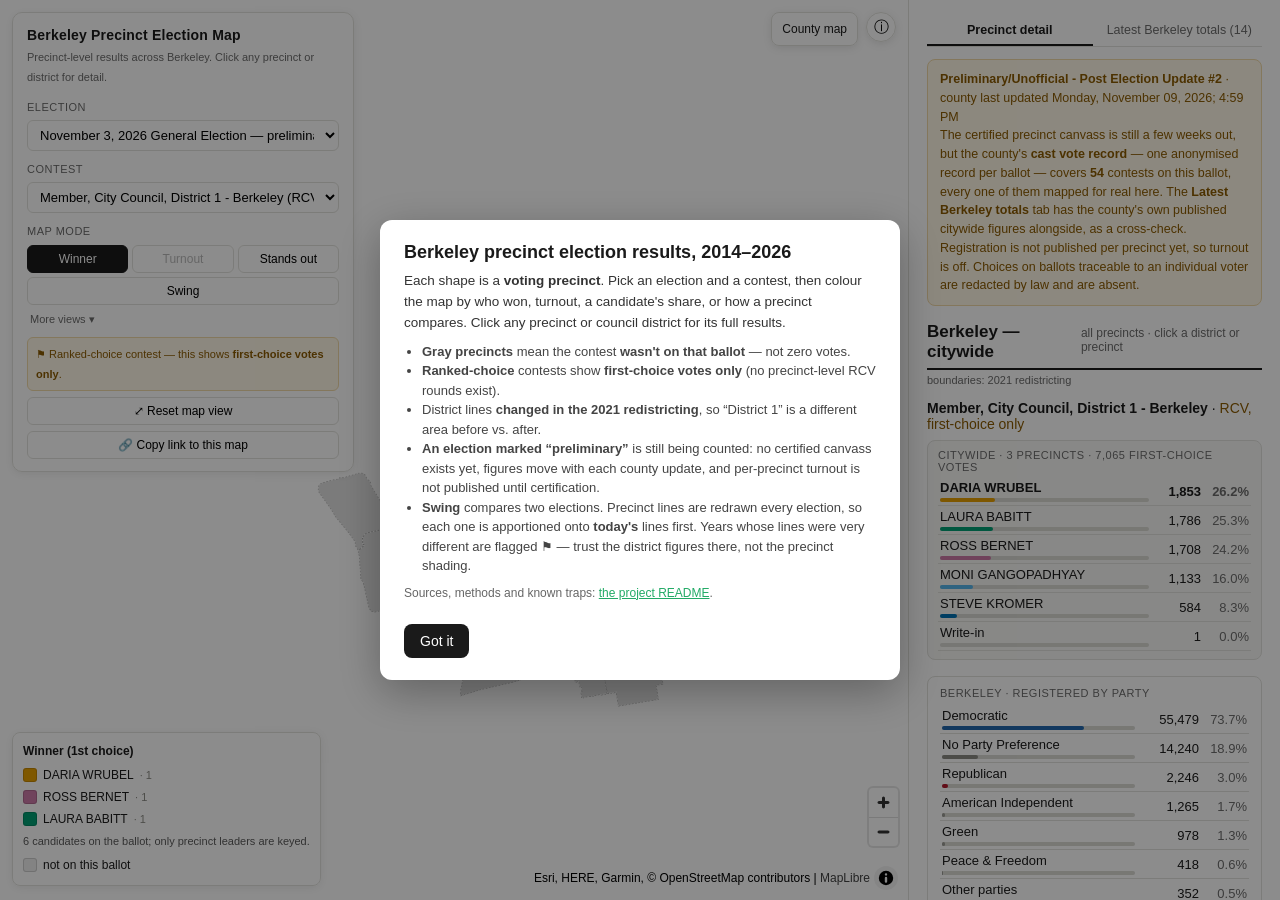
<file: site/index.html>
<!DOCTYPE html>
<html lang="en">
<head>
<meta charset="utf-8" />
<meta name="viewport" content="width=device-width, initial-scale=1" />
<title>Berkeley Precinct Election Map</title>
<link href="./vendor/maplibre-gl.css" rel="stylesheet" />
<script src="./vendor/maplibre-gl.js"></script>
<style>
  .tabs { display:flex; gap:4px; margin:0 0 12px; border-bottom:1px solid var(--line, #e2e2dd); }
  .tabs button { flex:1 1 0; font:inherit; font-size:12.5px; padding:7px 6px; cursor:pointer;
    background:none; border:none; border-bottom:2px solid transparent; color:var(--muted, #6b6b6b); }
  .tabs button.active { color:inherit; font-weight:600; border-bottom-color:currentColor; }
  .tabs button:focus-visible { outline:2px solid #2166ac; outline-offset:-2px; }
  :root { --peek: 112px; --panel: 372px; --bg: #f7f7f5; --ink: #1a1a1a; --muted: #6b6b6b; --line: #e2e2dd; --gold:#e8a400;
    --below:#b35806; --above:#2166ac; --neutral:#e8e8e6; }
  * { box-sizing: border-box; }
  html, body { margin: 0; height: 100%; font-family: -apple-system, BlinkMacSystemFont, "Segoe UI", Roboto, Helvetica, Arial, sans-serif; color: var(--ink); }
  #app { display: grid; grid-template-columns: 1fr var(--panel); height: 100%; }
  #map { position: relative; }
  #panel { border-left: 1px solid var(--line); background: #fff; overflow-y: auto; padding: 16px 18px 48px; }
  #controls { position: absolute; top: 12px; left: 12px; z-index: 5; background: rgba(255,255,255,.96);
    border: 1px solid var(--line); border-radius: 10px; padding: 12px 14px; width: 342px; box-shadow: 0 2px 10px rgba(0,0,0,.08); }
  #controls h1 { font-size: 14px; margin: 0 0 2px; letter-spacing: .2px; }
  #controls .sub { font-size: 11px; color: var(--muted); margin-bottom: 10px; }
  label { display: block; font-size: 11px; text-transform: uppercase; letter-spacing: .5px; color: var(--muted); margin: 8px 0 3px; }
  select { width: 100%; padding: 6px 8px; font-size: 13px; border: 1px solid var(--line); border-radius: 6px; background: #fff; }
  .modes { display: flex; flex-wrap: wrap; gap: 4px; margin-top: 4px; }
  .modes button { flex: 1 1 30%; font-size: 12px; padding: 6px 4px; border: 1px solid var(--line); background: #fff; border-radius: 6px; cursor: pointer; }
  .modes button.active { background: var(--ink); color: #fff; border-color: var(--ink); }
  .toggle { display:flex; gap:4px; margin-top:4px; }
  .toggle button { flex:1; font-size:12px; padding:5px 4px; border:1px solid var(--line); background:#fff; border-radius:6px; cursor:pointer; }
  .toggle button.active { background:#e9eef5; border-color:var(--above); color:#1c4a6e; font-weight:600; }
  .toggle button:disabled { opacity:.4; cursor:not-allowed; }
  .morebtn { width:100%; margin-top:5px; font-size:11px; padding:3px; background:none; border:none; color:var(--muted); cursor:pointer; text-align:left; }
  .moreviews { margin-top:3px; }
  #rcvNote { display: none; margin-top: 8px; font-size: 11px; background: #fff7e6; border: 1px solid #f0d9a8; color: #8a5a00; padding: 6px 8px; border-radius: 6px; }
  .editBtn { margin-top:8px; width:100%; font-size:12px; padding:6px; border:1px dashed var(--line); background:#fafafa; border-radius:6px; cursor:pointer; color:#444; }
  #legend { position: absolute; bottom: 14px; left: 12px; z-index: 5; background: rgba(255,255,255,.96);
    border: 1px solid var(--line); border-radius: 8px; padding: 8px 10px; font-size: 12px; max-width: 320px; box-shadow: 0 2px 10px rgba(0,0,0,.08); }
  #legend .row { display: flex; align-items: center; gap: 6px; margin: 2px 0; }
  #legend .sw { width: 14px; height: 14px; border-radius: 3px; border: 1px solid rgba(0,0,0,.15); flex: none; }
  .dhead { display:flex; align-items:baseline; justify-content:space-between; gap:8px; border-bottom:2px solid var(--ink); padding-bottom:6px; margin-bottom:2px; }
  .dhead h2 { font-size: 17px; margin: 0; }
  .dhead .mem { font-size: 12px; color: var(--muted); }
  .vintage { font-size: 11px; color: var(--muted); margin: 4px 0 14px; }
  .reset { font-size: 12px; color:#2a6; cursor:pointer; text-decoration:underline; background:none;border:none;padding:0; }
  .contestTitle { font-size: 14px; margin: 4px 0 2px; }
  .card { border:1px solid var(--line); border-radius:8px; padding:10px 12px; margin:8px 0 16px; }
  .card.dev { background:#fbfbf9; } .card.measure { background:#f3f7fb; border-color:#cfe0ee; } .card.align { background:#f7f4fb; border-color:#ddd0ee; }
  .card .lbl { font-size:11px; text-transform:uppercase; letter-spacing:.5px; color:var(--muted); margin-bottom:6px; }
  .dvrow { margin:8px 0; }
  .dvrow .top { display:flex; justify-content:space-between; font-size:12px; margin-bottom:3px; }
  .dvrow .dev { font-weight:700; font-variant-numeric:tabular-nums; }
  .dvbar { position:relative; height:10px; background:#ececea; border-radius:3px; }
  .dvbar .z { position:absolute; left:50%; top:-2px; bottom:-2px; width:1px; background:#9a9a94; }
  .dvbar .seg { position:absolute; top:0; bottom:0; border-radius:3px; }
  .mk { display:inline-block; font-size:11px; padding:1px 6px; border-radius:10px; font-weight:600; }
  .mk.confident { background:#d8efe0; color:#1d7a4d; }
  .mk.small { background:#fdf0d5; color:#8a5a00; }
  .mk.noisy { background:#eee; color:#777; }
  .mk.none { background:#f2f2f0; color:#999; }
  .mk.flag { background:#fff0f0; color:#b23; }
  .subtotal { background: var(--bg); border: 1px solid var(--line); border-radius: 8px; padding: 8px 10px; margin: 8px 0 16px; }
  .subtotal .lbl { font-size: 11px; text-transform: uppercase; letter-spacing:.5px; color: var(--muted); margin-bottom: 4px; }
  .prec { margin: 0 0 16px; }
  .prec .ph { display:flex; align-items:baseline; justify-content:space-between; cursor:pointer; }
  .prec .ph:hover .pid { text-decoration: underline; }
  .prec .pid { font-weight: 600; font-size: 13px; }
  .prec.focus .pid { color: #111; }
  .prec .turn { font-size: 11px; color: var(--muted); font-variant-numeric: tabular-nums; }
  table.res { width: 100%; border-collapse: collapse; font-size: 13px; margin-top: 4px; }
  table.res td { padding: 3px 2px; border-bottom: 1px solid var(--line); }
  table.res td.v { text-align: right; font-variant-numeric: tabular-nums; }
  table.res td.p { text-align: right; color: var(--muted); width: 48px; font-variant-numeric: tabular-nums; }
  table.res tr.win td { font-weight: 700; }
  .bar { height: 4px; background: #d9d9d3; border-radius: 2px; margin-top: 3px; }
  .bar > span { display: block; height: 100%; border-radius: 2px; }
  .noballot { font-size:12px; color: var(--muted); font-style: italic; margin-top:4px; }
  .credit { font-size: 11px; color: var(--muted); margin-top: 24px; line-height: 1.5; }
  a.src { color: #2a6; }
  /* editor modal */
  #editor { position:fixed; inset:0; background:rgba(0,0,0,.4); z-index:20; display:none; align-items:center; justify-content:center; }
  #editor .box { background:#fff; border-radius:12px; padding:20px 22px; width:460px; max-height:82vh; overflow-y:auto; box-shadow:0 10px 40px rgba(0,0,0,.3); }
  #editor h3 { margin:0 0 4px; font-size:16px; }
  #editor .hint { font-size:12px; color:var(--muted); margin-bottom:12px; }
  #editor .crow { display:flex; align-items:center; justify-content:space-between; gap:8px; padding:5px 0; border-bottom:1px solid var(--line); }
  #editor .crow span { font-size:13px; }
  #editor select.score { width:150px; }
  #editor .btns { display:flex; gap:8px; margin-top:16px; }
  #editor .btns button { flex:1; padding:8px; border-radius:7px; border:1px solid var(--line); cursor:pointer; font-size:13px; }
  #editor .btns .primary { background:var(--ink); color:#fff; border-color:var(--ink); }
  /* per-precinct rows as real, keyboard-focusable buttons (a11y) */
  .prec .ph { width:100%; text-align:left; font:inherit; color:inherit; background:none; border:none; border-radius:6px; }
  .prec .ph:focus-visible { outline:2px solid var(--above); outline-offset:2px; }
  .distrow { display:block; width:100%; text-align:left; font:inherit; color:inherit; background:none; border:none; border-bottom:1px solid var(--line); padding:8px 2px; cursor:pointer; }
  .distrow:hover .pid { text-decoration:underline; }
  .distrow:focus-visible { outline:2px solid var(--above); outline-offset:2px; }
  /* about / intro overlay */
  #about { position:fixed; inset:0; background:rgba(0,0,0,.45); z-index:30; display:none; align-items:center; justify-content:center; padding:16px; }
  #about .box { background:#fff; border-radius:12px; padding:22px 24px; max-width:520px; max-height:86vh; overflow-y:auto; box-shadow:0 12px 44px rgba(0,0,0,.3); }
  #about h2 { margin:0 0 6px; font-size:18px; }
  #about p { font-size:13.5px; line-height:1.55; margin:8px 0; color:#333; }
  #about ul { font-size:13px; line-height:1.5; color:#444; padding-left:18px; margin:8px 0; }
  #about .ok { margin-top:14px; padding:9px 16px; border-radius:8px; border:none; background:var(--ink); color:#fff; font-size:14px; cursor:pointer; }
  #aboutBtn { position:absolute; top:12px; right:12px; z-index:5; width:30px; height:30px; border-radius:50%; border:1px solid var(--line);
    background:rgba(255,255,255,.96); font-size:15px; cursor:pointer; box-shadow:0 2px 8px rgba(0,0,0,.1); }
  #countyLink { position:absolute; top:12px; right:50px; z-index:5; font-size:12px; padding:6px 10px; border:1px solid var(--line);
    border-radius:8px; background:rgba(255,255,255,.96); color:var(--ink); text-decoration:none; box-shadow:0 2px 8px rgba(0,0,0,.1); }
  .ctrlbtn { width:100%; margin-top:6px; padding:6px; font-size:12px; border:1px solid var(--line); background:#fff; border-radius:6px; cursor:pointer; }
  @media (max-width:760px){
    /* Berkeley-only chrome */
    #countyLink { top:auto; bottom:calc(var(--peek) + 10px); right:8px; z-index:6;
      min-height:44px; display:flex; align-items:center; max-width:46%;
      white-space:nowrap; overflow:hidden; text-overflow:ellipsis; }
    #aboutBtn { display:none; }
    #controls h1, #controls .sub, #controls #focusNote { display:none; }
    .toggle button, .morebtn, #moreToggle { min-height:44px; }
  }
</style>
<!-- after the page's own styles: these rules override the desktop layout -->
<link rel="stylesheet" href="./shared.css" />
</head>
<body>
<noscript><div style="padding:24px;font:15px/1.6 -apple-system,Arial,sans-serif;max-width:640px">
  <h2>Berkeley Precinct Election Map</h2>
  <p>This interactive map needs JavaScript (and a WebGL-capable browser) to run. Election
  results data is available as plain files under <code>/data/</code> in the source repository.</p>
</div></noscript>
<div id="app">
  <div id="map">
    <!-- phone-only top bar; the floating control card covered 75% of the map -->
    <div id="mbar">
      <button id="mbarContest" type="button"><span class="k">Contest</span><span class="v">…</span></button>
      <button id="mbarMode" type="button"><span class="k">Mode</span><span class="v">…</span></button>
      <button id="mbarInfo" type="button" aria-label="About this map">ⓘ</button>
    </div>
    <a id="countyLink" href="./county.html" title="Countywide map: statewide offices, Congress and propositions">County map</a>
    <button id="aboutBtn" title="About this map" aria-label="About this map">ⓘ</button>
    <div id="controls">
      <h1>Berkeley Precinct Election Map</h1>
      <div class="sub" id="focusNote">Precinct-level results across Berkeley. Click any precinct or district for detail.</div>
      <label>Election</label>
      <select id="electionSel"></select>
      <label>Contest</label>
      <select id="contestSel"></select>
      <label>Map mode</label>
      <div class="modes">
        <button data-mode="winner" class="active">Winner</button>
        <button data-mode="turnout">Turnout</button>
        <button data-mode="deviation" title="Where a precinct voted clearly differently from its district">Stands out</button>
        <button data-mode="alignment" id="alignBtn" style="display:none">Alignment</button>
        <button data-mode="swing" id="swingBtn" title="How each precinct and council district has changed over time">Swing</button>
      </div>
      <div id="swingWrap" style="display:none">
        <label for="indicatorSel">What to compare</label>
        <select id="indicatorSel"></select>
        <label for="compareSel">Compare with</label>
        <select id="compareSel"></select>
      </div>
      <button class="morebtn" id="moreToggle">More views ▾</button>
      <div class="modes moreviews" id="moreViews" style="display:none">
        <button data-mode="choice">% for a candidate</button>
      </div>
      <div id="choiceWrap" style="display:none">
        <label>Candidate / choice</label>
        <select id="choiceSel"></select>
      </div>
      <div id="baselineWrap" style="display:none">
        <label>Compare each precinct to</label>
        <div class="toggle" id="baselineToggle">
          <button data-base="district" class="active">Its district avg</button>
          <button data-base="city">Citywide avg</button>
        </div>
      </div>
      <div id="rcvNote">⚑ Ranked-choice contest — this shows <b>first-choice votes only</b>.</div>
      <button class="ctrlbtn" id="ctlDone">Done</button>
      <button class="ctrlbtn" id="resetView">⤢ Reset map view</button>
      <button class="ctrlbtn" id="shareBtn">🔗 Copy link to this map</button>
      <!-- Authoring tool — hidden in the public build; remove display:none to score contests locally. -->
      <button class="editBtn" id="openEditor" style="display:none">✎ Edit alignment scores…</button>
    </div>
    <div id="legend"></div>
  </div>
  <!-- On a phone the panel becomes a drag-up bottom sheet over a full-bleed map.
       #sheet is display:contents on desktop, so the grid still sees #panel as its
       own child and the desktop layout is untouched. -->
  <div id="sheet">
    <button id="sheetGrip" type="button" aria-label="Expand results" aria-expanded="false">
      <span class="bar"></span><span class="lbl"></span>
    </button>
    <div id="panel"></div>
  </div>
</div>
<div id="ctlBackdrop"></div>
<div id="about"><div class="box">
  <h2>Berkeley precinct election results, 2014–2026</h2>
  <p>Each shape is a <b>voting precinct</b>. Pick an election and a contest, then colour the map
  by who won, turnout, a candidate's share, or how a precinct compares. Click any precinct or
  council district for its full results.</p>
<ul>
      <li><b>Gray precincts</b> mean the contest <b>wasn't on that ballot</b> — not zero votes.</li>
      <li><b>Ranked-choice</b> contests show <b>first-choice votes only</b> (no precinct-level
          RCV rounds exist).</li>
      <li>District lines <b>changed in the 2021 redistricting</b>, so “District 1” is a different
          area before vs. after.</li>
      <li><b>An election marked “preliminary”</b> is still being counted: no certified canvass
          exists yet, figures move with each county update, and per-precinct turnout is not
          published until certification.</li>
      <li><b>Swing</b> compares two elections. Precinct lines are redrawn every election, so each
          one is apportioned onto <b>today's</b> lines first. Years whose lines were very
          different are flagged ⚑ — trust the district figures there, not the precinct shading.</li>
    </ul>
    <p style="font-size:12px;color:#666">Sources, methods and known traps:
       <a class="src" href="https://github.com/kpsmas123-bit/berkeley-precinct-map#readme" target="_blank" rel="noopener">the project README</a>.</p>
  <button class="ok" id="aboutOk">Got it</button>
</div></div>
<div id="editor"><div class="box">
  <h3>Alignment scores</h3>
  <div class="hint">1 = strongly oppose · 3 = neutral · 5 = strongly support. “—” = unscored (excluded from the composite). Edits apply live; Export saves <code>alignment.json</code> to commit.</div>
  <label>Election</label><select id="edElection"></select>
  <label>Contest</label><select id="edContest"></select>
  <div id="edChoices"></div>
  <div class="btns">
    <button id="edApply" class="primary">Apply</button>
    <button id="edExport">Export alignment.json</button>
    <button id="edClose">Close</button>
  </div>
</div></div>
<script src="./shared.js"></script>
<script>
embedInit("index");
const DATA = "./data";

// Okabe–Ito colorblind-safe qualitative palette (first 7), then neutral grays for overflow.
const CAT = ["#0072B2","#E69F00","#009E73","#CC79A7","#56B4E9","#D55E00","#F0E442","#8c8c8c","#7d5aa6","#4d4d4d"];
const YESNO = { "YES":"#2b8cbe", "NO":"#e08214" };
const RAMP = ["#f7fbff","#c6dbef","#6baed6","#2171b5","#08306b"];
const MAP_LABEL = { "berkeley-council-2021":"2021 redistricting", "berkeley-council-2013":"2013 map (2010 census)" };
const MODES = ["winner","choice","turnout","deviation","alignment","swing"];
/* ---- the historical layer -------------------------------------------------
   Precinct lines are redrawn every election, so nothing can be compared across
   years as published. ingest/build_crosswalk.py apportions every election onto
   the CURRENT lines by area overlap, and ingest/build_history.py reduces each
   one to three indicators measured the same way throughout. Both are built in
   build.sh's cross-election pass and fetched only when this mode is opened. */
let HIST=null;
const SWING_MAX = 0.20;        // ±20 points saturates the diverging scale
async function ensureHistory(){
  if(HIST) return HIST;
  try { HIST = await (await fetch(`${DATA}/history.json`)).json(); }
  catch(e){ console.error("history fetch failed:", e && e.message); HIST=false; }
  return HIST;
}
const histElection = id => (HIST && HIST.elections.find(e=>e.id===id)) || null;
function histValue(id, ind, key, scope){
  const e=histElection(id); if(!e) return null;
  const v=e.values && e.values[ind]; if(!v) return null;
  if(scope==="city" || key==null) return v.city==null? null : v.city;
  const src = scope==="precinct" ? (v.precincts||{}) : (v.districts||{});
  const x=src[key];
  return x==null? null : x;
}
function swingAt(key, scope){
  if(!HIST || !state.compare) return null;
  const a=histValue(state.election, state.indicator, key, scope);
  const b=histValue(state.compare,  state.indicator, key, scope);
  return (a==null||b==null)? null : a-b;
}
const DEV_MAX = 0.15;          // 15 pts saturates the diverging scale
const MATERIAL = 0.03;         // 3-pt materiality gate
const NEUTRAL = "#e8e8e6", UNSCORED = "#e6ddc7";
const OVER_NOTE = "Turnout over 100%: California allows same-day (conditional) voter registration, so ballots cast can exceed the pre-election registered-voter count (precinct consolidation adds to this too).";
const overReg = p => p.registered && p.ballots_cast > p.registered;

/* Party registration, joined per precinct from the California Statewide Database
   (see ingest/fetch_registration.py). Berkeley is 74% Democratic and 3% Republican,
   so there is no useful residual map to draw here — the county map carries the
   "vs registration" mode, where the variation actually exists. Shown as numbers. */
const REG_PARTIES = [["dem","Democratic"],["rep","Republican"],["npp","No Party Preference"],
                     ["aip","American Independent"],["grn","Green"],["lib","Libertarian"],
                     ["paf","Peace & Freedom"],["oth","Other parties"]];
const REG_KEYS = ["totreg"].concat(REG_PARTIES.map(x=>x[0]));
const regMeta = () => (state.results && state.results.registration) || null;
function regSum(pids){
  const out=Object.fromEntries(REG_KEYS.map(k=>[k,0]));
  let any=false;
  for(const pid of pids){
    const r=(state.results.precincts[pid]||{}).reg;
    if(!r) continue;
    any=true;
    for(const k of REG_KEYS) out[k]+=r[k]||0;
  }
  return any? out : null;
}
const REG_COL={dem:"#2166ac", rep:"#b2182b", npp:"#8a8a84"};
function regCard(pids, label){
  const r=regSum(pids), m=regMeta();
  if(!r || !r.totreg) return "";
  const rows=REG_PARTIES.map(([k,l])=>[k,l,r[k]||0]).filter(x=>x[2]>0).sort((a,b)=>b[2]-a[2]);
  return `<div class="card"><div class="lbl">${esc(label)} · registered by party</div>`
    + `<table class="res">` + rows.map(([k,l,v])=>
        `<tr><td>${esc(l)}<div class="bar"><span style="width:${(100*v/r.totreg).toFixed(1)}%;`
        + `background:${REG_COL[k]||"#9a9a94"}"></span></div></td>`
        + `<td class="v">${v.toLocaleString()}</td>`
        + `<td class="p">${(100*v/r.totreg).toFixed(1)}%</td></tr>`).join("")
    + `</table><div style="font-size:11px;color:var(--muted);margin-top:4px">`
    + `${r.totreg.toLocaleString()} registered`
    + (m && m.as_of? ` · snapshot ${esc(m.as_of)}${m.is_fallback?" (no snapshot for this election yet)":""}`:"")
    + (m && m.source_url? ` · <a class="src" href="${esc(m.source_url)}" target="_blank" rel="noopener">Statewide Database</a>`:"")
    + `</div></div>`;
}

const state = { election:null, contest:null, mode:"winner", choice:null, baseline:"district",
                district:null, focus:null, results:null, catalog:null, dmembers:{},
                alignment:{}, measures:{}, featured:[], tab:"map",
                indicator:"major_dem", compare:null };
const TABS = ["map","latest"];
let map, elections;

const slug = s => s.toLowerCase().replace(/[^a-z0-9]+/g,"-").replace(/^-|-$/g,"");
const esc = s => String(s==null?"":s).replace(/[&<>"]/g, c=>({"&":"&amp;","<":"&lt;",">":"&gt;",'"':"&quot;"}[c]));
const sumv = ch => Object.values(ch).reduce((a,b)=>a+b,0);
// multi-seat (vote-for-N) contests: significance must be per-ballot (p=votes/ballots,
// n=ballots), NOT per-vote — votes within one ballot aren't independent.
const isMulti = contest => !!(state.catalog[contest] && state.catalog[contest].multi);
const denomOf = (c, multi) => multi ? (c.cast||0) : sumv(c.choices);
const winnerOf = ch => Object.entries(ch).filter(([k])=>!k.startsWith("_")).reduce((a,b)=> b[1]>a[1]?b:a, ["",-1]);
const hex2rgb = h => [1,3,5].map(i=>parseInt(h.slice(i,i+2),16));
function rampColor(t){ const n=RAMP.length-1, x=Math.max(0,Math.min(1,t))*n, i=Math.floor(x), f=x-i;
  const a=hex2rgb(RAMP[i]), b=hex2rgb(RAMP[Math.min(i+1,n)]);
  return `rgb(${a.map((v,k)=>Math.round(v+(b[k]-v)*f)).join(",")})`; }
// shared diverging scale: t in [-1,1]. Light neutral midpoint, dark saturated
// endpoints, orange↔blue — the canonical colorblind-safe, non-partisan diverging pair
// (ColorBrewer / Cynthia Brewer: light middle, dark contrasting-hue extremes).
function divColor(t){
  t=Math.max(-1,Math.min(1,t));
  const mid=[241,241,239], below=[179,88,6], above=[33,102,172];   // #b35806 <-> #f1f1ef <-> #2166ac
  const e = t<0?below:above, k=Math.abs(t);
  return `rgb(${mid.map((m,i)=>Math.round(m+(e[i]-m)*k)).join(",")})`;
}

// ---- statistics (Feature 1) ----
function aggregate(contest, choice, pids){
  const multi=isMulti(contest); let cv=0, den=0;
  for(const pid of pids){ const c=state.results.precincts[pid]?.contests[contest];
    if(c){ cv += c.choices[choice]||0; den += denomOf(c,multi); } }
  return { p: den? cv/den : 0, n: den };
}
function districtsWithContest(contest){
  const s=new Set();
  for(const p of Object.values(state.results.precincts)) if(p.contests[contest]) s.add(p.district);
  s.delete(undefined); s.delete(null); return s;
}
function aggregate2(contest){ const s={}; for(const p of Object.values(state.results.precincts)){ const c=p.contests[contest]; if(c) for(const[k,v] of Object.entries(c.choices)) s[k]=(s[k]||0)+v; } return s; }
function deviation(pid, contest, choice, baseline){
  const p0=state.results.precincts[pid], c=p0&&p0.contests[contest];
  if(!c) return null;
  const multi=isMulti(contest);
  const n=denomOf(c,multi), p=n?(c.choices[choice]||0)/n:0;
  const cityOnly = districtsWithContest(contest).size<=1;
  let base, scope;
  if(baseline==="city" && !cityOnly){ base=aggregate(contest,choice,Object.keys(state.results.precincts)); scope="city"; }
  else { base=aggregate(contest,choice, state.results.districts[p0.district]||[]); scope="district"; }
  if(!n || !base.n) return { unavailable:true, multi, scope, cityOnly };   // multi-seat w/o ballot counts
  const diff=p-base.p;
  const se=Math.sqrt(p*(1-p)/n + base.p*(1-base.p)/base.n);   // binomial SE of the difference
  const sig=Math.abs(diff) > 1.96*se, mat=Math.abs(diff) >= MATERIAL;
  const verdict = (sig&&mat)?"confident":(sig&&!mat)?"small":(!sig&&mat)?"noisy":"none";
  return { p, n, base, diff, se, sig, mat, verdict, scope, cityOnly, multi };
}
// ---- alignment (Feature 2) — human-authored scores only ----
const contestScored = (eid, contest) => {
  const s=(state.alignment[eid]||{})[contest];
  return !!(s && Object.values(s).some(v=>v!=null)) && state.catalog?.[contest]?.verified!==false;
};
function scoredContests(eid){
  const A=state.alignment[eid]||{};
  return Object.keys(A).filter(n=>Object.values(A[n]||{}).some(v=>v!=null));
}
// whether an election has ANY scored+verified contest (gates the Alignment button).
// Needs that election's catalog; for the current election use state.catalog, else
// treat "has a non-null score" as enough (verified re-checked at render time).
function hasScored(eid){
  const A=state.alignment[eid]||{};
  return Object.entries(A).some(([n,s])=>Object.values(s||{}).some(v=>v!=null));
}
// Single-contest alignment index for the CURRENTLY selected contest.
function contestAlignment(pid, contest){
  const scores=(state.alignment[state.election]||{})[contest];
  const cat=state.catalog[contest];
  if(!scores || !cat || cat.verified===false) return null;      // honor verified
  const c=state.results.precincts[pid]?.contests[contest]; if(!c) return null;
  const tot=sumv(c.choices); if(!tot) return null;
  let ws=0, w=0;
  for(const [choice,score] of Object.entries(scores)){
    if(score==null) continue;
    const sh=(c.choices[choice]||0)/tot; ws+=sh*score; w+=sh;
  }
  return w>0 ? ws/w : null;
}
function alignmentIndex(pid){
  const v=contestAlignment(pid, state.contest);
  return v==null ? null : { index:v, contests:1, contest:state.contest };
  // TODO: cross-contest precinct alignment average — blend contestAlignment(pid, c)
  // across scoredContests(state.election) into a per-precinct composite. Not surfaced yet.
}
window._test = { deviation, alignmentIndex, contestAlignment, hasScored, scoredContests, aggregate, districtsWithContest, get state(){return state;} };

function fatal(msg){
  document.getElementById("app").innerHTML =
    `<div style="padding:28px;max-width:560px;font:15px/1.6 -apple-system,Arial,sans-serif">
      <h2>Berkeley Precinct Election Map</h2><p>${esc(msg)}</p>
      <p style="color:#666;font-size:13px">Try a modern browser with WebGL enabled, or view the raw data files under <code>/data/</code>.</p></div>`;
}
function webglOK(){
  try { const c=document.createElement("canvas");
    return !!(window.WebGLRenderingContext && (c.getContext("webgl")||c.getContext("experimental-webgl"))); }
  catch(e){ return false; }
}
async function boot() {
  if(!webglOK()){ fatal("This map needs a WebGL-capable browser to display."); return; }
  try {
    elections = (await (await fetch(`${DATA}/elections.json`)).json()).elections;
  } catch(e){ fatal("Could not load election data. Please refresh."); return; }
  try { state.alignment = await (await fetch(`${DATA}/alignment.json`)).json(); } catch(e){ state.alignment={}; }
  try { state.measures  = await (await fetch(`${DATA}/measures.json`)).json();  } catch(e){ state.measures={}; }
  try { state.featured  = (await (await fetch(`${DATA}/featured.json`)).json()).featured||[]; } catch(e){ state.featured=[]; }
  const esel = document.getElementById("electionSel");
  elections.forEach(e => esel.add(new Option(
    e.name + (e.precinct_results === false ? "  — preliminary" : ""), e.id)));
  map = new maplibregl.Map({
    container: "map",
    style: { version:8,
      // Esri's light-gray canvas: keyless, and a neutral ground for a choropleth.
      // (CARTO's basemaps.cartocdn.com tiles now require an API key and serve a
      // watermarked placeholder without one.) Labels ride above the fills so place
      // names stay readable over the choropleth.
      sources:{
        esri:{ type:"raster", tileSize:256,
          tiles:["https://services.arcgisonline.com/ArcGIS/rest/services/Canvas/World_Light_Gray_Base/MapServer/tile/{z}/{y}/{x}"],
          attribution:"Esri, HERE, Garmin, © OpenStreetMap contributors" },
        esriLabels:{ type:"raster", tileSize:256,
          tiles:["https://services.arcgisonline.com/ArcGIS/rest/services/Canvas/World_Light_Gray_Reference/MapServer/tile/{z}/{y}/{x}"] } },
      layers:[{ id:"base", type:"raster", source:"esri" }] },
    center:[-122.29,37.884], zoom:12.4 });
  window._map = map;
  map.on("error", e => console.error("MAP ERROR:", e && e.error && e.error.message));
  map.addControl(new maplibregl.NavigationControl({ showCompass:false }), "bottom-right");
  let inited=false;
  async function init(){
    if(inited) return; inited=true;
    try { parseHash(); document.getElementById("electionSel").value = state.election;
      await loadElection(state.election); wireControls(); window._ready = true;
      // not on a phone: a full-screen page of bullets before you have seen the map
      // is not an introduction. The ⓘ in the top bar opens it on demand.
      try { if(!isPhone() && !localStorage.getItem("bpm_about_v1")){ document.getElementById("about").style.display="flex"; localStorage.setItem("bpm_about_v1","1"); } } catch(e){} }
    catch (err) { console.error("LOAD HANDLER FAILED:", err && err.stack || err); fatal("Something went wrong loading the map. Please refresh."); }
  }
  map.on("load", init);
  // resilience: start as soon as the style is ready even if basemap tiles stall/are blocked
  // Start as soon as the style settles. The style can take a while on a slow or
  // throttled connection, so wait up to ~30s before giving up on it; past that,
  // start anyway so the visitor gets the results panel rather than a blank page
  // (loadElection's layer setup tolerates a not-yet-ready style and retries).
  let _t=0; const _poll=setInterval(()=>{
    if(inited){ clearInterval(_poll); return; }
    if(map.isStyleLoaded() || _t++ > 75){ clearInterval(_poll); init(); }
  }, 400);
}
/* Back/forward, an edited address bar, or — when embedded — the parent page
   pointing the iframe at a different view, all arrive as a hashchange. Without
   this the app only read the hash once at boot, so a pasted link did nothing
   until a manual reload. updateHash() uses replaceState, which does not fire
   hashchange, so there is no feedback loop. */
window.addEventListener("hashchange", async ()=>{
  if(!window._ready) return;
  const prev = state.election;
  parseHash();
  const esel=document.getElementById("electionSel");
  if(esel) esel.value = state.election;
  if(state.election !== prev){ state.contest=null; state.focus=null; await loadElection(state.election); return; }
  state.focus=null;
  render();          // render() resolves _pendingContestSlug / _pendingChoiceSlug
});

function eachCoord(geom, fn){ const walk=a=>{ if(typeof a[0]==="number") fn(a); else a.forEach(walk); }; walk(geom.coordinates); }
function fitToPrecincts(duration){
  if(!state._geo || !state._geo.features.length) return;
  const b=new maplibregl.LngLatBounds();
  state._geo.features.forEach(f=>eachCoord(f.geometry,c=>b.extend(c)));
  if(b.isEmpty()) return;
  const narrow = window.innerWidth<=760;
  // on a phone the visible band is between the top bar and the sheet's peek edge
  const want = narrow ? {top:70,left:18,right:18,bottom:130}
                      : {top:110,left:372,right:40,bottom:60};
  const doFit=()=>{
    // Clamp padding to the canvas — on a narrow desktop window the 372px control
    // inset can exceed the map pane, and fitBounds then gives up entirely.
    const c=map.getCanvas();
    const W=c.clientWidth||c.width, H=c.clientHeight||c.height;
    const fit=(a,b2,limit)=>{
      a=Math.min(a, limit*0.35); b2=Math.min(b2, limit*0.35);   // no side eats the pane
      const t=a+b2, max=limit*0.7;
      return t<=max? [a,b2] : [a*max/t, b2*max/t]; };
    const [l,r]=fit(want.left,want.right,W), [t,bm]=fit(want.top,want.bottom,H);
    const pad={top:Math.round(t),bottom:Math.round(bm),left:Math.round(l),right:Math.round(r)};
    try{ map.fitBounds(b, { padding:pad, duration: duration==null?400:duration }); }
    catch(e){ /* container not sized yet — retry after resize */ map.once("idle", ()=>{ try{ map.fitBounds(b,{duration:0}); }catch(_){} }); } };
  // guard against a not-yet-laid-out container (fitBounds → NaN)
  const c=map.getCanvas(); if(c && c.width>0 && c.height>0) doFit(); else map.once("idle", doFit);
}

async function loadElection(id) {
  state.election = id;
  const meta = elections.find(e=>e.id===id);
  state.results = await (await fetch(`${DATA}/${meta.results}`)).json();
  state.catalog = state.results.contests;

  const geo = await (await fetch(`${DATA}/${meta.geo}`)).json();
  const dgeo = await (await fetch(`${DATA}/${meta.districts_geo}`)).json();
  state._geo = geo;   // kept for precinctCenter (avoids reading MapLibre internals)
  state.dmembers = {}; dgeo.features.forEach(f=> state.dmembers[String(f.properties.district)] = f.properties.member);

  // Map layers are set up in one fault-tolerant block: if the style is not ready
  // yet (slow/blocked basemap) addSource throws, and we retry once the style
  // settles instead of failing the whole load — the results panel still renders.
  const setupLayers = () => {
  ["precincts-fill","precincts-line","precincts-sel","districts-all","districts-focus"].forEach(l=>{ if(map.getLayer(l)) map.removeLayer(l); });
  ["precincts","districts"].forEach(s=>{ if(map.getSource(s)) map.removeSource(s); });
  map.addSource("precincts", { type:"geojson", data:geo, promoteId:"precinct" });
  map.addSource("districts", { type:"geojson", data:dgeo });
  map.addLayer({ id:"precincts-fill", type:"fill", source:"precincts",
    paint:{ "fill-color":["coalesce",["feature-state","color"],"#ddd"], "fill-opacity":0.88 } });
  map.addLayer({ id:"precincts-line", type:"line", source:"precincts", paint:{ "line-color":"#fff", "line-width":0.6 } });
  map.addLayer({ id:"precincts-sel", type:"line", source:"precincts", paint:{
    "line-color":["case",["==",["feature-state","sel"],2],"#111",["==",["feature-state","sel"],1],"#e8a400","rgba(0,0,0,0)"],
    "line-width":["case",["==",["feature-state","sel"],2],3,["==",["feature-state","sel"],1],1.8,0] } });
  map.addLayer({ id:"districts-all", type:"line", source:"districts",
    paint:{ "line-color":"#888", "line-width":0.8, "line-dasharray":[2,2], "line-opacity":0.5 } });
  map.addLayer({ id:"districts-focus", type:"line", source:"districts",
    filter:["==",["get","district"], state.district], paint:{ "line-color":"#111", "line-width":2.4 } });
  // street/place labels on top of the fills
  if(!map.getLayer("base-labels"))
    map.addLayer({ id:"base-labels", type:"raster", source:"esriLabels", paint:{ "raster-opacity":0.9 } });
  fitToPrecincts(0);
  };
  try { setupLayers(); }
  catch(e){ console.warn("style not ready, retrying layer setup:", e && e.message);
            map.once("styledata", ()=>{ try{ setupLayers(); render(); }catch(_){} }); }

  if(!map.__precinctWired){                 // register interaction handlers ONCE, not per election switch
    map.__precinctWired = true;
    map.on("click", "precincts-fill", e => {
      const pid = e.features[0].properties.precinct;
      const d = state.results.precincts[pid]?.district;
      if (d==null) return;
      state.district = d; state.focus = pid; render();
    });
    map.on("mouseenter","precincts-fill",()=>map.getCanvas().style.cursor="pointer");
    map.on("mouseleave","precincts-fill",()=>map.getCanvas().style.cursor="");
  }

  if (isPending()) { renderPending(); return; }   // canvass not published yet
  // a shared /swing/ link arrives with no history loaded yet
  if (state.mode==="swing" && !HIST) { await ensureHistory(); }
  buildContestPicker();
  if (!state.contest || !(state.contest in state.catalog)) state.contest = pickDefaultContest();
  if (state.district!=null && !(state.district in state.results.districts)) { state.district = null; state.focus = null; }
  render();
}

/* ---- elections whose precinct canvass the county has not published yet ----
   The county releases the precinct-level Statement of Vote only at/near
   certification (~30 days). Until then we have the real citywide outcome but no
   precinct pattern, so the choropleth is switched off rather than filled with a
   guess, and the panel shows the citywide count with its "as of" stamp. */
const isPending = () => !!(state.results && state.results.precinct_results === false);
/* "partial": the certified canvass is still out, but the county's live results map
   publishes per-precinct votes for at least one contest on this ballot — Berkeley is
   in CD-12, which it does not map, yet a countywide measure covers all 31 precincts.
   Those contests behave exactly like certified ones; everything else on the ballot
   stays citywide and lives in the second panel tab. */
const isPartial = () => !!(state.results && state.results.precinct_results === "partial");
const livePrecincts = () => (state.results && state.results.live) || {};
const PENDING_WASH = "#e6ddc7";

function setControlsEnabled(on){
  document.getElementById("contestSel").disabled = !on;
  document.querySelectorAll('.modes button[data-mode]').forEach(b=>{ b.disabled = !on; });
  const mt=document.getElementById("moreToggle"); if(mt) mt.style.display = on? "" : "none";
  const mv=document.getElementById("moreViews"); if(mv && !on) mv.style.display="none";
}

function renderPending(){
  setControlsEnabled(false);
  const sel=document.getElementById("contestSel");
  sel.innerHTML=""; sel.add(new Option("— precinct results not published yet —",""));
  document.getElementById("choiceWrap").style.display="none";
  document.getElementById("baselineWrap").style.display="none";
  document.getElementById("rcvNote").style.display="none";

  const paint=()=>{ try{ for(const pid of Object.keys(state.results.precincts))
      map.setFeatureState({source:"precincts", id:pid},{color:PENDING_WASH, sel:0}); }catch(e){} };
  if(map.isStyleLoaded() && map.getSource("precincts")) paint(); else map.once("idle", paint);
  if(map.getLayer("districts-focus")) map.setFilter("districts-focus",["==",["get","district"],"__none__"]);

  document.getElementById("legend").innerHTML =
    `<div style="font-weight:600;margin-bottom:4px">No precinct pattern yet</div>`
    + `<div class="row"><span class="sw" style="background:${PENDING_WASH}"></span>awaiting the certified canvass</div>`
    + `<div style="font-size:11px;color:#595959;margin-top:3px">Citywide totals are in the panel →</div>`;

  document.getElementById("panel").innerHTML = pendingPanelHtml();
  updateHash();
}

function needFraction(threshold){          // "Needs 2/3 majority Yes votes to pass"
  if(!threshold) return null;
  if(/2\s*\/\s*3|two-?thirds/i.test(threshold)) return 2/3;
  if(/55%/.test(threshold)) return 0.55;
  if(/majority/i.test(threshold)) return 0.5;
  return null;
}

function pendingPanelHtml(partial){
  const cw = state.results.citywide || {};
  const meta = elections.find(e=>e.id===state.election) || {};
  const contests = cw.contests || [];
  const src = (meta.sources||{});

  const yesNo = c => {
    const y=c.choices.find(r=>/^(bonds\s+)?yes$/i.test(r.choice));
    const n=c.choices.find(r=>/^(bonds\s+)?no$/i.test(r.choice));
    if(!y||!n) return null;
    const share=y.votes/((y.votes+n.votes)||1), need=needFraction(c.threshold);
    return {y,n,share,need, passing: need==null? null : share>=need};
  };

  const mapped = partial ? Object.keys(state.catalog) : [];
  let html = `<div class="dhead"><h2>${partial? "Latest Berkeley totals" : esc(meta.name||"November 3, 2026")}</h2>`
    + `<span class="mem">${contests.length} contest${contests.length===1?"":"s"}</span></div>`
    + `<div class="vintage">${esc(cw.status||"Preliminary/Unofficial")}`
    + (cw.county_last_updated? ` · county last updated ${esc(cw.county_last_updated)}` : "")
    + `</div>`
    + `<div class="card" style="background:#fff7e6;border-color:#f0d9a8;color:#8a5a00;font-size:12.5px;line-height:1.5">`
    + (partial
        ? `<b>Citywide totals — no precinct breakdown for these.</b> The county publishes `
          + `precinct-level figures before certification only for the contests on its own live `
          + `results map, which here means `
          + mapped.map(n=>`<b>${esc(n)}</b>`).join(" and ")
          + `. Everything below is Berkeley's running citywide count; precinct figures arrive `
          + `with the certified Statement of Vote, about a month after election day.`
        : `<b>Precinct-level results aren't published yet.</b> Alameda County releases the `
          + `precinct Statement of Vote at certification, about a month after election day, so there `
          + `is no precinct pattern to map — the map is deliberately blank rather than guessing. `
          + `The totals below are the county's running count for Berkeley-only contests.`)
    + `</div>`;

  for(const c of contests){
    const total = c.total_votes || c.choices.reduce((a,r)=>a+r.votes,0);
    const m = c.kind==="measure" ? yesNo(c) : null;
    html += `<div class="prec"><div class="ph" style="cursor:default"><span class="pid">${esc(c.name)}</span>`
      + `<span class="turn">${(total||0).toLocaleString()} votes</span></div>`;
    if(c.threshold) html += `<div style="font-size:11px;color:#6b6b6b;margin:2px 0">${esc(c.threshold)}</div>`;
    if(c.seats) html += `<div style="font-size:11px;color:#8a5a00;margin:2px 0">Multi-seat — top ${c.seats} elected</div>`;
    if(m && m.passing!==null)
      html += `<div style="margin:3px 0"><span class="mk ${m.passing?"confident":"flag"}">`
        + `${m.passing?"passing":"failing"} · needs ${(m.need*100).toFixed(m.need===2/3?1:0)}%</span></div>`;
    const top = Math.max(...c.choices.map(r=>r.votes));
    html += `<table class="res">` + c.choices.map((r,i)=>{
        const win = c.kind==="measure" ? /^(bonds\s+)?yes$/i.test(r.choice) && m && m.passing
                                       : (c.seats? i < c.seats : r.votes===top);
        const col = c.kind==="measure"
          ? (/^(bonds\s+)?yes$/i.test(r.choice)? YESNO.YES : /^(bonds\s+)?no$/i.test(r.choice)? YESNO.NO : CAT[i%CAT.length])
          : CAT[i%CAT.length];
        return `<tr class="${win?"win":""}"><td>${esc(r.choice)}`
          + `<div class="bar"><span style="width:${(r.pct||0).toFixed(1)}%;background:${col}"></span></div></td>`
          + `<td class="v">${r.votes.toLocaleString()}</td><td class="p">${(r.pct||0).toFixed(1)}%</td></tr>`;
      }).join("") + `</table>`;
    if(c.rcv) html += `<div style="font-size:11px;color:#8a5a00;margin-top:3px">Ranked-choice — first-choice votes only.</div>`;
    html += `</div>`;
  }

  html += `<div class="credit"><b>${esc(meta.name||"")}</b><br>`
    + `Citywide totals scraped from the county's live results portal`
    + (cw.source_url? ` (<a class="src" href="${esc(cw.source_url)}" target="_blank" rel="noopener">results page</a>)` : "")
    + `. Only Berkeley-jurisdiction contests are shown: the portal reports county and state `
    + `contests countywide, not for Berkeley, so those would be misleading here.<br>`
    + (src.election_page? `County <a class="src" href="${esc(src.election_page)}" target="_blank" rel="noopener">election page</a>.<br>`:"")
    + `Precinct geometry for this election is already published and loaded — only the tallies are missing.`
    + `</div>`;
  return html;
}

function featuredFor(eid){ return (state.featured||[]).filter(f=>f.election===eid).map(f=>f.contest); }
const pickDefaultContest = () => {
  const f=featuredFor(state.election).find(n=>n in state.catalog);
  if(f) return f;
  // With a full ballot (a CVR build) the catalog can start at "AC Transit District
  // Director, Ward 3", which is nobody's idea of the headline race. Prefer the
  // top of the ticket, working down, before falling back to whatever sorts first.
  const n=Object.keys(state.catalog);
  const prefer=[/^Mayor - Berkeley/, /^Member, City Council.*Berkeley/,
                /Congressional District/, /^Governor$/, /^President/,
                /^School Directors - Berkeley/, /City of Berkeley/];
  for(const rx of prefer){ const hit=n.find(x=>rx.test(x)); if(hit) return hit; }
  return n[0];
};

function buildContestPicker(){
  const sel=document.getElementById("contestSel"); sel.innerHTML="";
  const names=Object.keys(state.catalog);
  const feat=featuredFor(state.election).filter(n=>names.includes(n)); const featSet=new Set(feat);
  const tag=n=>{ const m=state.catalog[n];
    return (m.consequential?"★ ":"")+n+(m.rcv?" (RCV)":"")+(m.multi?" ▦":"")+(m.verified===false?" ⚠":"")+((state.measures[state.election]||{})[n]?" ◆":""); };
  const opt=n=>{ const o=new Option(tag(n),n); if(state.catalog[n].reason) o.title=state.catalog[n].reason; return o; };
  const grp=(label,arr)=>{ if(!arr.length)return; const og=document.createElement("optgroup"); og.label=label; arr.forEach(n=>og.appendChild(opt(n))); sel.appendChild(og); };
  grp("★ Featured", feat);
  const rest=names.filter(n=>!featSet.has(n));
  grp("Berkeley city / schools", rest.filter(n=>/Berkeley/.test(n)));
  grp("County · State · Federal · Props", rest.filter(n=>!/Berkeley/.test(n)));
  sel.value=state.contest;
}
/* Candidate slugs must survive across cycles: the county prefixes choices with the
   party in some elections and not others (e.g. "DEM - LATEEFAH SIMON" in Nov 2024,
   plain "Lateefah Simon" in Nov 2026). Links are written party-free and read
   tolerantly, so older prefixed links keep working too. */
const PARTY_PREFIX = /^[A-Z]{2,4}\s*-\s*/i;
const SLUG_PARTY = /^(dem|rep|grn|lib|pf|ai|npp|aip|ref)-/;
const bareSlug = c => slug(String(c).replace(PARTY_PREFIX, ""));
function resolveChoice(slugged, choices){
  if(!slugged) return null;
  const bare = slugged.replace(SLUG_PARTY, "");
  return choices.find(c=>slug(c)===slugged)
      || choices.find(c=>bareSlug(c)===slugged)
      || choices.find(c=>bareSlug(c)===bare)
      || null;
}
function choiceValid(){ return state.catalog[state.contest].choices.includes(state.choice); }
function buildChoicePicker(){
  const sel=document.getElementById("choiceSel"); sel.innerHTML="";
  state.catalog[state.contest].choices.forEach(c=>sel.add(new Option(c,c)));
  if(!choiceValid()) state.choice=leadingChoiceName();
  sel.value=state.choice;
}
function leadingChoiceName(){ const agg=aggregate2(state.contest); const [w]=winnerOf(agg); return w||state.catalog[state.contest].choices[0]; }
function colorForContest(){
  const {choices,kind}=state.catalog[state.contest]; const cmap={};
  choices.forEach((c,i)=>{ cmap[c]= kind==="measure"&&YESNO[c.toUpperCase()] ? YESNO[c.toUpperCase()] : CAT[i%CAT.length]; });
  return cmap;
}

function render(){
  if (isPending()) { renderPending(); return; }
  setControlsEnabled(true);                 // undo the pending-election lockout
  if (state._pendingContestSlug){ const m=Object.keys(state.catalog).find(n=>slug(n)===state._pendingContestSlug); if(m)state.contest=m; state._pendingContestSlug=null; }
  if (state._pendingChoiceSlug){ const m=resolveChoice(state._pendingChoiceSlug, state.catalog[state.contest]?.choices||[]); if(m)state.choice=m; state._pendingChoiceSlug=null; }

  updateAlignVisibility();
  const sw=document.getElementById("swingWrap");
  if(sw){
    sw.style.display = state.mode==="swing" ? "block" : "none";
    if(state.mode==="swing" && HIST) buildSwingPickers();
  }
  // Neither live feed carries per-precinct registration, so a preliminary election
  // has nothing to colour a turnout map with.
  const tb=document.querySelector('.modes button[data-mode="turnout"]');
  if(tb){
    const noTurnout=Object.values(state.results.precincts).every(p=>!p.registered);
    tb.disabled=noTurnout;
    tb.title=noTurnout? "No per-precinct registration published for this election yet" : "";
    if(noTurnout && state.mode==="turnout"){ state.mode="winner"; syncModeButtons(); }
  }
  syncCountyLink();
  const cat=state.catalog[state.contest];
  const usesChoice = state.mode==="choice"||state.mode==="deviation";
  document.getElementById("rcvNote").style.display = cat.rcv?"block":"none";
  document.getElementById("choiceWrap").style.display = usesChoice?"block":"none";
  document.getElementById("baselineWrap").style.display = state.mode==="deviation"?"block":"none";
  document.getElementById("contestSel").value=state.contest;
  if(!choiceValid()) state.choice=leadingChoiceName();
  if(usesChoice) buildChoicePicker();
  // city baseline disabled for council-only contests
  const cityOnly = districtsWithContest(state.contest).size<=1;
  const cityBtn=document.querySelector('#baselineToggle [data-base="city"]');
  if(cityBtn){ cityBtn.disabled=cityOnly; if(cityOnly && state.baseline==="city"){ state.baseline="district"; syncBaselineButtons(); } }

  const paintMap=()=>{ try{
    paintChoropleth(colorForContest());
    map.setFilter("districts-focus", ["==",["get","district"], state.district||"__none__"]);
    setHighlights();
  }catch(e){ console.error("paint skipped:", e && e.message); } };
  if(map.isStyleLoaded() && map.getSource("precincts")) paintMap();
  else map.once("idle", paintMap);   // repaint once the style/tiles settle (resilient to flaky CDNs)
  buildLegend(colorForContest());
  if(isPhone()){ syncTopBar(); syncSheetLabel(); }
  if(isPartial() && state.tab==="latest"){
    const panel=document.getElementById("panel");
    panel.innerHTML = pendingPanelHtml(true);
    panel.insertAdjacentHTML("afterbegin", tabStrip());
  } else {
    showDistrict();
    // insertAdjacentHTML rather than rewriting innerHTML: showDistrict() has just
    // wired its own click handlers and reassigning would throw them away.
    if(isPartial())
      document.getElementById("panel")
        .insertAdjacentHTML("afterbegin", tabStrip() + partialBanner());
  }
  if(isPartial()) wireTabs();
  updateHash();
}

function tabStrip(){
  const n=(state.results.citywide||{}).contests||[];
  const t=(id,label)=>`<button type="button" data-tab="${id}" class="${state.tab===id?"active":""}">${label}</button>`;
  return `<div class="tabs">` + t("map","Precinct detail")
    + t("latest",`Latest Berkeley totals${n.length?` (${n.length})`:""}`) + `</div>`;
}
function wireTabs(){
  document.querySelectorAll('#panel .tabs button[data-tab]').forEach(b=> b.onclick=()=>{
    if(state.tab===b.dataset.tab) return;
    state.tab=b.dataset.tab; render();
  });
}
/* Berkeley is a seventh of Alameda County, and plenty of the contests on this ballot
   — Congress, Governor, the propositions — are countywide races where the interesting
   question is how Berkeley compares with everywhere else. When the selected contest is
   one of those, point the County map link straight at the SAME race, carrying the mode
   and the chosen candidate, instead of dumping the reader on the county map's default
   view to find it again. Berkeley-only contests keep the plain link, since the county
   map does not carry them. */
function syncCountyLink(){
  const a=document.getElementById("countyLink");
  if(!a) return;
  const n=state.contest || "";
  const countywide = n && !/Berkeley/i.test(n);
  if(!countywide){
    a.href="./county.html";
    a.textContent="County map";
    a.title="Countywide map: statewide offices, Congress and propositions";
    return;
  }
  const p=[state.election, slug(n), state.mode==="alignment"? "winner" : state.mode];
  if((state.mode==="choice"||state.mode==="deviation") && state.choice)
    p.push("c-"+bareSlug(state.choice));
  a.href="./county.html#"+p.join("/");
  a.textContent="This race countywide →";
  a.title=`See ${n} across all of Alameda County`;
}

function partialBanner(){
  const cw=state.results.citywide||{}, live=livePrecincts();
  const mapped=Object.keys(state.catalog);
  const cwNames=(cw.contests||[]).map(c=>c.name||c);
  // a contest in the citywide block that is ALSO mapped is a cross-check, not a gap
  const other=cwNames.filter(n=>!(n in state.catalog)).length;
  const feed=live._feed||{};
  const fromCVR = live._source === "cast_vote_record";
  return `<div class="card" style="background:#fff7e6;border-color:#f0d9a8;color:#8a5a00;font-size:12.5px;line-height:1.5">`
    + `<b>${esc(cw.status||"Preliminary/Unofficial")}</b>`
    + (cw.county_last_updated? ` · county last updated ${esc(cw.county_last_updated)}`:"")
    + (fromCVR
        ? `<br>The certified precinct canvass is still a few weeks out, but the county's
             <b>cast vote record</b> — one anonymised record per ballot — covers
             <b>${mapped.length}</b> contests on this ballot, every one of them mapped for
             real here.`
        : `<br>The certified precinct canvass is still a few weeks out, but the county's live
             results map does publish per-precinct votes for `
          + (mapped.length===1? `one contest on this ballot` : `${mapped.length} contests on this ballot`)
          + ` — so ${mapped.length===1?"it is":"they are"} mapped for real here.`)
    + (other
        ? ` The other <b>${other}</b> Berkeley contest${other===1?"":"s"} ${other===1?"is":"are"}
            citywide totals only; ${other===1?"it is":"they are"} in the
            <b>Latest Berkeley totals</b> tab.`
        : ` The <b>Latest Berkeley totals</b> tab has the county's own published citywide
            figures alongside, as a cross-check.`)
    + `<br>Registration is not published per precinct yet, so turnout is off.`
    + (fromCVR
        ? ` Choices on ballots traceable to an individual voter are redacted by law and are
            absent.`
        : "")
    + (feed.url? ` <a class="src" href="${esc(feed.url)}" target="_blank" rel="noopener">results-map feed</a>`:"")
    + `</div>`;
}

function paintChoropleth(cmap){
  const P=state.results.precincts, cat=state.catalog[state.contest];
  const setC=(pid,color)=>map.setFeatureState({source:"precincts", id:pid}, {color});
  if(state.mode==="deviation"){
    const choice=state.choice, multi=isMulti(state.contest), dsts=districtsWithContest(state.contest), cityOnly=dsts.size<=1;
    const cityAgg=aggregate(state.contest,choice,Object.keys(P)); const dAgg={};
    for(const d of dsts) dAgg[d]=aggregate(state.contest,choice,state.results.districts[d]||[]);
    for(const [pid,p] of Object.entries(P)){
      const c=p.contests[state.contest];
      if(!c || cat.verified===false){ setC(pid, c?NEUTRAL:"#eee"); continue; }
      const n=denomOf(c,multi);
      const base=(state.baseline==="city"&&!cityOnly)?cityAgg:dAgg[p.district];
      if(!n || !base.n){ setC(pid, NEUTRAL); continue; }   // multi-seat w/o ballot counts
      const pr=(c.choices[choice]||0)/n, diff=pr-base.p, se=Math.sqrt(pr*(1-pr)/n+base.p*(1-base.p)/base.n);
      const ok = Math.abs(diff)>1.96*se && Math.abs(diff)>=MATERIAL;
      setC(pid, ok?divColor(diff/DEV_MAX):NEUTRAL);
    }
    return;
  }
  if(state.mode==="alignment"){
    for(const pid of Object.keys(P)){ const ai=alignmentIndex(pid); setC(pid, ai?divColor((ai.index-3)/2):UNSCORED); }
    return;
  }
  if(state.mode==="swing"){
    for(const pid of Object.keys(P)){
      const d=swingAt(pid,"precinct");
      setC(pid, d==null? "#eee" : divColor(d/SWING_MAX));
    }
    return;
  }
  for(const [pid,p] of Object.entries(P)){
    let color="#e5e5e5";
    if(state.mode==="turnout"){ color=rampColor(p.registered? p.ballots_cast/p.registered:0); }
    else{ const c=p.contests[state.contest];
      if(c){ if(state.mode==="winner"){ const [w]=winnerOf(c.choices); color=cmap[w]||"#bbb"; }
        else{ const den=denomOf(c,isMulti(state.contest)); color=rampColor(den?(c.choices[state.choice]||0)/den:0); } }
      else color="#eee"; }
    setC(pid,color);
  }
}
function setHighlights(){
  const group=new Set(state.results.districts[state.district]||[]);
  for(const pid of Object.keys(state.results.precincts))
    map.setFeatureState({source:"precincts", id:pid}, {sel: pid===state.focus?2:(group.has(pid)?1:0)});
}

function buildLegend(cmap){
  const el=document.getElementById("legend"); const cat=state.catalog[state.contest];
  if(state.mode==="swing"){
    const ind=(HIST&&HIST.indicators[state.indicator])||{label:state.indicator};
    const from=histElection(state.compare), q=from&&from.quality;
    el.innerHTML=`<div style="font-weight:600;margin-bottom:4px">Change · ${esc(ind.label||"")}</div>`
      + divBar(["−20","down","same","up","+20 pts"])
      + `<div style="font-size:11px;color:#595959;margin-top:3px">`
      + (from? `Since <b>${esc(from.name)}</b>.` : `Pick an election to compare with.`)
      + ` <b>Blue</b> = higher now · <b>orange</b> = lower.</div>`
      + (q && q.precinct<0.6
          ? `<div style="font-size:11px;color:#8a5a00;margin-top:3px">⚑ ${esc(from.name)} used very different precinct lines (${Math.round(q.precinct*100)}% exact) — read the district panel, not the precinct shading.</div>` : "")
      + `<div class="row" style="margin-top:3px"><span class="sw" style="background:#eee"></span>not measured that year</div>`;
    return;
  }
  if(state.mode==="deviation"){
    const flag = cat.verified===false, bw=state.baseline==="city"?"citywide":"district";
    el.innerHTML=`<div style="font-weight:600;margin-bottom:4px">How each precinct compares · ${esc(state.choice)}</div>`
      + divBar(["−15","below","same","above","+15"])
      + `<div style="font-size:11px;color:#595959;margin-top:3px"><b>Blue</b> = clearly above its ${bw} average · <b>orange</b> = clearly below. Gray = small gap, or within normal random variation.</div>`
      + notOnBallotRow()
      + (flag?`<div class="mk flag" style="margin-top:4px">⚠ unverified — no comparison shown</div>`:"");
  } else if(state.mode==="alignment"){
    el.innerHTML=`<div style="font-weight:600;margin-bottom:4px">Alignment index (composite)</div>`
      + divBar(["1 oppose","","3 neutral","","5 support"])
      + `<div class="row" style="margin-top:4px"><span class="sw" style="background:${UNSCORED}"></span>no scored contests</div>`;
  } else if(state.mode==="turnout"){
    const noTurnout=Object.values(state.results.precincts).every(p=>!p.registered);
    const anyOver=Object.values(state.results.precincts).some(overReg);
    el.innerHTML=`<div style="font-weight:600;margin-bottom:4px">Turnout (ballots / registered)</div>`
      + (noTurnout?`<div style="color:#8a5a00">Not published for this election.</div>`
                  :gradientBar(["0%","25%","50%","75%","100%+"])
                   + (anyOver?`<div style="font-size:11px;color:#8a5a00;margin-top:3px">Some precincts exceed 100% (same-day registration; shown at full scale).</div>`:""));
  } else if(state.mode==="choice") el.innerHTML=`<div style="font-weight:600;margin-bottom:4px">% for ${esc(state.choice)}${cat.multi?" (per ballot)":""}</div>`+gradientBar(["0%","","50%","","100%"]);
  else { const seatTxt=cat.multi?`Top vote-getter <span style="color:#8a5a00">· multi-seat${cat.seats?", "+cat.seats+" seats":""}</span>`:`Winner`;
    // Only the choices that actually lead somewhere get a swatch. A statewide
    // primary can carry 60+ candidates, and listing them all buries the map.
    const leads={};
    for(const p of Object.values(state.results.precincts)){
      const c=p.contests[state.contest]; if(!c) continue;
      const [w]=winnerOf(c.choices); if(w) leads[w]=(leads[w]||0)+1; }
    let shown=Object.keys(leads).sort((a,b)=>leads[b]-leads[a]);
    const LIMIT=8, extra=Math.max(0, shown.length-LIMIT);
    shown=shown.slice(0,LIMIT);
    el.innerHTML=`<div style="font-weight:600;margin-bottom:4px">${seatTxt}${cat.rcv?" (1st choice)":""}</div>`
      + shown.map(c=>`<div class="row"><span class="sw" style="background:${cmap[c]}"></span>${esc(c)}`
          + `<span style="color:#8a8a84;font-size:11px">· ${leads[c]}</span></div>`).join("")
      + (extra?`<div style="font-size:11px;color:#595959;margin-top:2px">+${extra} more leading in 1 precinct each</div>`:"")
      + ((cat.choices||[]).length>shown.length+extra
          ? `<div style="font-size:11px;color:#595959;margin-top:2px">${(cat.choices||[]).length} candidates on the ballot; only precinct leaders are keyed.</div>` : "")
      + notOnBallotRow()
      + (cat.multi?`<div style="font-size:11px;color:#595959;margin-top:3px">At-large race — color marks the leading vote-getter, not a single winner.</div>`:""); }
}
const notOnBallotRow=()=>`<div class="row" style="margin-top:4px"><span class="sw" style="background:#eee"></span>not on this ballot</div>`;
const gradientBar=labels=>`<div style="height:12px;border-radius:3px;background:linear-gradient(90deg,${RAMP.join(",")})"></div>`+
  `<div style="display:flex;justify-content:space-between;font-size:11px;color:#595959;margin-top:2px">`+labels.map(l=>`<span>${l}</span>`).join("")+`</div>`;
const divBar=labels=>`<div style="height:12px;border-radius:3px;background:linear-gradient(90deg,${divColor(-1)},${NEUTRAL} 50%,${divColor(1)})"></div>`+
  `<div style="display:flex;justify-content:space-between;font-size:11px;color:#595959;margin-top:2px">`+labels.map(l=>`<span>${l}</span>`).join("")+`</div>`;

function resultsTable(choices, cmap, win){
  const entries=Object.entries(choices).sort((a,b)=>b[1]-a[1]);
  const tot=entries.reduce((a,[,v])=>a+v,0);
  return `<table class="res">`+entries.map(([name,v])=>{ const pct=tot?100*v/tot:0;
    return `<tr class="${name===win?"win":""}"><td>${esc(name)}<div class="bar"><span style="width:${pct.toFixed(1)}%;background:${cmap[name]||"#999"}"></span></div></td>`+
      `<td class="v">${v.toLocaleString()}</td><td class="p">${pct.toFixed(1)}%</td></tr>`; }).join("")+`</table>`;
}
const MK={confident:["clearly different","a real, sizable gap — 3+ pts and unlikely to be chance"],small:["real but small","a real gap, under 3 points"],noisy:["within normal variation","a big gap, but too few voters here to be sure it's real"],none:["about average","no meaningful difference"]};
function devRow(label, dv){
  if(!dv || dv.unavailable) return "";
  const color=divColor(dv.diff/DEV_MAX), half=Math.max(-1,Math.min(1,dv.diff/DEV_MAX))*50;
  const left=dv.diff>=0?50:50+half, w=Math.abs(half);
  const [mk,tip]=MK[dv.verdict];
  return `<div class="dvrow"><div class="top"><span>${label}</span>`
    + `<span class="dev" style="color:${dv.verdict==="none"||dv.verdict==="noisy"?"#777":color}">${dv.diff>=0?"+":""}${(dv.diff*100).toFixed(1)} pts</span></div>`
    + `<div class="dvbar"><span class="z"></span><span class="seg" style="left:${left}%;width:${w}%;background:${color}"></span></div>`
    + `<div style="margin-top:4px"><span class="mk ${dv.verdict}" title="${tip}">${mk}</span> `
    + `<span style="font-size:11px;color:var(--muted)">precinct ${(dv.p*100).toFixed(1)}% · baseline ${(dv.base.p*100).toFixed(1)}% · n=${dv.n}</span></div></div>`;
}

function deviationCard(pid){
  const cat=state.catalog[state.contest];
  const c=state.results.precincts[pid].contests[state.contest]; if(!c) return "";
  const choice = choiceValid()?state.choice:leadingChoiceName();
  let body;
  if(cat.verified===false){
    body=`<div class="mk flag">⚠ unverified contest — deviation shown without significance claims</div>`;
  } else {
    const dDist=deviation(pid,state.contest,choice,"district");
    if(dDist && dDist.unavailable){
      body=`<div class="noballot">Significance unavailable — per-ballot counts not published for this multi-seat contest.</div>`;
    } else {
      const cityOnly=districtsWithContest(state.contest).size<=1;
      const dCity=cityOnly?null:deviation(pid,state.contest,choice,"city");
      body=devRow("vs council-district mean", dDist)
         + (dCity?devRow("vs citywide mean", dCity):`<div class="noballot">Council-only contest — no citywide baseline.</div>`);
    }
  }
  const basis=cat.multi?` · per ballot (multi-seat${cat.seats?", "+cat.seats+" seats":""})`:"";
  return `<div class="card dev"><div class="lbl">Deviation · ${esc(choice)}${basis} · Precinct ${esc(pid)}</div>${body}</div>`;
}

const thresholdPct = t => t==="two_thirds"?66.667 : t==="55"?55 : t==="majority"?50 : null;
const thresholdNote = t => t==="two_thirds"?"Needed 2/3 (66.7%) to pass" : t==="55"?"Needed 55% to pass" : t==="majority"?"Simple majority (50%+1) to pass" : null;
function measurePassed(m){                          // true|false|null; null = threshold unknown
  const t=thresholdPct(m.pass_threshold);
  if(t==null) return null;                          // unknown / unset threshold → don't claim pass/fail
  return m.pass_threshold==="majority" ? m.yes_pct>50 : m.yes_pct>=t;
}
function measureCard(){
  const m=(state.measures[state.election]||{})[state.contest]; if(!m) return "";
  const pids=state.results.districts[state.district]||[];
  let yes=0,tot=0; pids.forEach(pid=>{ const c=state.results.precincts[pid].contests[state.contest];
    if(c){ yes+=c.choices["YES"]||c.choices["Yes"]||0; tot+=sumv(c.choices); } });
  const distYes = tot? (100*yes/tot).toFixed(1) : "—";
  const label = m.local ? "Local measure" : "Competitive measure";
  const star = m.competitive ? ` · <span style="color:#1d7a4d">★ competitive</span>` : "";
  // threshold + pass/fail — only for LOCAL measures (jurisdiction result; a Berkeley
  // subset of a statewide prop can't be pass/failed from local data).
  let passLine="";
  if(m.local && m.pass_threshold){ const passed=measurePassed(m);
    passLine=`<div style="margin:5px 0"><span class="mk ${passed?'confident':'flag'}">${passed?'PASSED':'FAILED'}</span> <span style="font-size:11px;color:#595959">· ${esc(thresholdNote(m.pass_threshold))}</span></div>`; }
  const basisNote = m.local ? "" : ` <span style="color:#8a5a00">· Berkeley share only; true ${esc(m.jurisdiction)} result differs</span>`;
  return `<div class="card measure"><div class="lbl">◆ ${label} · ${esc(m.jurisdiction)}${star}</div>`
    + `<div style="font-size:13px;margin-bottom:2px"><b>${m.yes_pct}% YES</b> ${m.local?"jurisdiction-wide":"in Berkeley"} · margin ${m.final_margin_pct} pts${basisNote}${m.reconciled?"":" · not checked against a certified county total"}</div>`
    + passLine
    + (m.summary ? `<div style="font-size:13px;margin-top:4px">${esc(m.summary)}</div>` : ``)
    + (m.source_url ? `<div style="margin-top:4px"><a class="src" href="${esc(m.source_url)}" target="_blank" rel="noopener">official source</a></div>` : "")
    + (state.district?`<div style="font-size:12px;color:var(--muted);margin-top:6px">District ${esc(state.district)} broke <b>${distYes}% YES</b> vs ${m.yes_pct}% ${m.local?"citywide":"(Berkeley)"}.</div>`:``)
    + `</div>`;
}

function alignmentCard(pid){
  const scored=contestScored(state.election, state.contest);
  if(!scored) return `<div class="card align"><div class="lbl">Alignment · Precinct ${esc(pid)}</div>`
    + `<div class="noballot">“${esc(state.contest)}” has no alignment scores yet. Add them with “✎ Edit alignment scores…”.</div></div>`;
  const ai=alignmentIndex(pid);
  if(!ai) return `<div class="card align"><div class="lbl">Alignment · Precinct ${esc(pid)}</div><div class="noballot">Not on this precinct’s ballot.</div></div>`;
  const t=(ai.index-3)/2;
  return `<div class="card align"><div class="lbl">Alignment · ${esc(state.contest)} · Precinct ${esc(pid)}</div>`
    + `<div style="font-size:22px;font-weight:700;color:${divColor(t)}">${ai.index.toFixed(2)}<span style="font-size:12px;color:var(--muted);font-weight:400"> / 5</span></div>`
    + `<div style="font-size:11px;color:var(--muted)">1 oppose · 3 neutral · 5 support · single contest (verified)</div></div>`;
}

function contestNotesHtml(cat){
  return `<div class="contestTitle"><b>${esc(state.contest)}</b>${cat.rcv?`  ·  <span style="color:#8a5a00">RCV, first-choice only</span>`:""}</div>`
    + (cat.multi?`<div class="noballot" style="color:#8a5a00">▦ At-large race${cat.seats?` (${cat.seats} seats)`:""} — voters could pick several candidates, so this shows the top vote-getters, not one winner.</div>`:"")
    + (cat.consequential?`<div style="font-size:11px;color:#1d7a4d;margin-top:2px">★ Competitive race — ${esc(cat.reason||"")}</div>`:"")
    + (cat.verified===false?`<div class="noballot" style="color:#8a5a00">⚠ These precinct totals don't match the certified county total — shown for reference, not used for comparisons.</div>`:"");
}
function creditHtml(vintage){
  const src=(elections.find(e=>e.id===state.election).sources)||{};
  const reconciled = state.results.qa !== "none";
  return `<div class="credit">Precinct results: Alameda County Registrar of Voters`
    + (reconciled ? `, checked against the certified county District Canvass.` : ` — these totals were <b>not checked against a certified county total</b> (this election had no precinct canvass).`)
    + ` District lines: ${esc(vintage)}. Districts cover a different area before vs. after the 2021 redistricting. `
    + (src.election_page?`<a class="src" href="${src.election_page}" target="_blank" rel="noopener">source</a>`:"")+`</div>`;
}
/* ---- zones: the same indicator for every council district, every election ----
   The swing map answers "where", this answers "since when" — the two halves of
   the historical view. Sparklines rather than a chart library: eight districts
   times sixteen points is a polyline, not a dependency. */
function sparkline(series, w, h){
  const pts=series.filter(p=>p.v!=null);
  if(pts.length<2) return `<svg width="${w}" height="${h}"></svg>`;
  const vs=pts.map(p=>p.v), lo=Math.min(...vs), hi=Math.max(...vs), span=(hi-lo)||1;
  const n=series.length-1;
  const xy=pts.map(p=>[ (p.i/n)*(w-2)+1, h-1-((p.v-lo)/span)*(h-2) ]);
  const last=xy[xy.length-1];
  return `<svg width="${w}" height="${h}" aria-hidden="true" style="vertical-align:middle">`
    + `<polyline fill="none" stroke="#9a9a94" stroke-width="1.2" points="${xy.map(c=>c.join(",")).join(" ")}"/>`
    + `<circle cx="${last[0].toFixed(1)}" cy="${last[1].toFixed(1)}" r="2.2" fill="#1a1a1a"/></svg>`;
}

function swingSeries(key, scope){
  return HIST.elections.map((e,i)=>({i, id:e.id, name:e.name, date:e.date,
                                     v:histValue(e.id, state.indicator, key, scope)}));
}

function swingHeaderHtml(){
  const ind=(HIST&&HIST.indicators[state.indicator])||{label:state.indicator,help:""};
  const to=histElection(state.election), from=histElection(state.compare);
  const d=swingAt(null,"city");
  const fmtv=v=> v==null? "—" : (100*v).toFixed(1)+"%";
  return `<div class="vintage">${esc(ind.label)}${from&&to?` · ${esc(from.name)} → ${esc(to.name)}`:""}</div>`
    + `<div class="subtotal"><div class="lbl">Citywide</div>`
    + `<table class="res"><tr><td>${esc(from?from.name:"—")}</td><td class="v">${fmtv(from&&histValue(state.compare,state.indicator,null,"city"))}</td></tr>`
    + `<tr class="win"><td>${esc(to?to.name:"—")}</td><td class="v">${fmtv(to&&histValue(state.election,state.indicator,null,"city"))}</td></tr></table>`
    + `<div style="font-size:12px;margin-top:5px">Change: <b style="color:${d==null?"#6b6b6b":d>0?"#2166ac":"#b35806"}">`
    + `${d==null?"—":(d>0?"+":"")+(100*d).toFixed(1)+" pts"}</b></div></div>`
    + `<div class="noballot" style="color:#6b6b6b">${esc(ind.help||"")}</div>`;
}

function swingZonesHtml(){
  const rows=Object.keys(HIST.districts||{}).sort((a,b)=>(+a)-(+b)).map(d=>{
    const ser=swingSeries(d,"district");
    const dv=swingAt(d,"district");
    return {d, ser, dv, mem:state.dmembers[d]};
  });
  const q=(histElection(state.compare)||{}).quality||{};
  return `<div class="dhead"><h2>Berkeley — change over time</h2>`
    + `<span class="mem">by council district</span></div>`
    + swingHeaderHtml()
    + `<div class="subtotal-lbl" style="text-transform:uppercase;font-size:11px;letter-spacing:.5px;color:var(--muted);margin:10px 0 2px">By council district — click to drill in</div>`
    + rows.map(r=>{
        const col=r.dv==null?"#6b6b6b":r.dv>0?"#2166ac":"#b35806";
        const qd=(q.district_exactness||{})[r.d];
        return `<button class="ph distrow" data-d="${esc(r.d)}" type="button">`
          + `<span class="pid">District ${esc(r.d)}</span>`
          + (r.mem?` <span style="font-size:11px;color:var(--muted)">${esc(r.mem)}</span>`:"")
          + `<span style="float:right;font-size:12px">${sparkline(r.ser,56,16)} `
          + `<b style="color:${col}">${r.dv==null?"—":(r.dv>0?"+":"")+(100*r.dv).toFixed(1)}</b></span>`
          + (qd!=null && qd<0.7 ? `<div style="font-size:10.5px;color:#8a5a00">⚑ ${Math.round(qd*100)}% of this district's area is traceable to ${esc((histElection(state.compare)||{}).name||"then")}</div>`:"")
          + `</button>`;
      }).join("")
    + `<div style="font-size:11px;color:#6b6b6b;margin-top:10px">Every election is apportioned onto
       <b>today's</b> precinct and district lines by area overlap, so the series is comparable
       end to end. The ⚑ marks years whose lines were different enough that the district figure
       is an estimate; the precinct shading on the map is weaker still in those years.</div>`;
}

function swingDistrictHtml(d){
  const ser=swingSeries(d,"district"), ind=HIST.indicators[state.indicator]||{};
  const vals=ser.filter(x=>x.v!=null);
  const hi=vals.length?Math.max(...vals.map(x=>x.v)):0, lo=vals.length?Math.min(...vals.map(x=>x.v)):0;
  return `<div class="dhead"><h2>District ${esc(d)}</h2>`
    + `<button class="reset" id="resetBtn">↩ citywide</button></div>`
    + (state.dmembers[d]?`<div class="vintage">${esc(state.dmembers[d])}</div>`:"")
    + swingHeaderHtml()
    + `<div class="subtotal"><div class="lbl">${esc(ind.label||"")} in District ${esc(d)}</div>`
    + `<div style="margin:4px 0">${sparkline(ser,320,40)}</div>`
    + `<table class="res">` + ser.map(x=>
        `<tr class="${x.id===state.election?"win":""}"><td>${esc(x.name.replace(/ Election$/,""))}</td>`
        + `<td class="v">${x.v==null?"—":(100*x.v).toFixed(1)+"%"}</td></tr>`).join("")
    + `</table></div>`;
}

function showCitywide(){
  if(state.mode==="swing" && HIST){
    const panel=document.getElementById("panel");
    panel.innerHTML = swingZonesHtml() + creditHtml(MAP_LABEL[state.results.district_map]||state.results.district_map);
    panel.querySelectorAll(".distrow").forEach(el=> el.onclick=()=>{ state.district=el.dataset.d; state.focus=null; render(); });
    return;
  }
  const panel=document.getElementById("panel");
  const cat=state.catalog[state.contest], cmap=colorForContest();
  const vintage=MAP_LABEL[state.results.district_map]||state.results.district_map;
  const P=state.results.precincts;
  let html=`<div class="dhead"><h2>Berkeley — citywide</h2><span class="mem">all precincts · click a district or precinct</span></div>`
    + `<div class="vintage">boundaries: ${esc(vintage)}</div>`
    + contestNotesHtml(cat);
  html+=measureCard();
  // citywide subtotal
  const sub={}; let carriers=0;
  for(const p of Object.values(P)){ const c=p.contests[state.contest]; if(c){ carriers++; for(const [k,v] of Object.entries(c.choices)) sub[k]=(sub[k]||0)+v; } }
  if(carriers){ const [win]=winnerOf(sub); const tot=sumv(sub);
    html+=`<div class="subtotal"><div class="lbl">Citywide · ${carriers} precinct${carriers>1?"s":""} · ${tot.toLocaleString()} ${cat.rcv?"first-choice ":""}votes</div>`+resultsTable(sub,cmap,win)+`</div>`;
  } else html+=`<div class="noballot">“${esc(state.contest)}” had no votes in Berkeley precincts.</div>`;
  // per-district breakdown (clickable)
  const dists=Object.keys(state.results.districts).sort((a,b)=>(+a)-(+b));
  html+=regCard(Object.keys(P), "Berkeley");
  html+=`<div class="subtotal-lbl" style="text-transform:uppercase;font-size:11px;letter-spacing:.5px;color:var(--muted);margin:2px 0 2px">By council district — click to drill in</div>`;
  dists.forEach(d=>{
    const pids=state.results.districts[d]||[]; const agg={};
    pids.forEach(pid=>{ const c=P[pid].contests[state.contest]; if(c) for(const [k,v] of Object.entries(c.choices)) agg[k]=(agg[k]||0)+v; });
    const tot=sumv(agg); const mem=state.dmembers[d];
    let right=`<span style="color:var(--muted)">not on ballot</span>`;
    if(tot){ const [w,wv]=winnerOf(agg); right=`${esc(w)} · ${(100*wv/tot).toFixed(0)}%`; }
    html+=`<button class="ph distrow" data-d="${esc(d)}" type="button" aria-label="District ${esc(d)} details">`
      + `<span class="pid">District ${esc(d)}</span>${mem?` <span style="font-size:11px;color:var(--muted)">${esc(mem)}</span>`:""}`
      + `<span style="float:right;font-size:12px">${right}</span></button>`;
  });
  html+=creditHtml(vintage);
  panel.innerHTML=html;
  panel.querySelectorAll(".distrow").forEach(el=> el.onclick=()=>{ state.district=el.dataset.d; state.focus=null; render(); });
}
function showDistrict(){
  if(!state.district) return showCitywide();
  if(state.mode==="swing" && HIST){
    const panel=document.getElementById("panel");
    panel.innerHTML = swingDistrictHtml(state.district)
      + creditHtml(MAP_LABEL[state.results.district_map]||state.results.district_map);
    const rb=document.getElementById("resetBtn");
    if(rb) rb.onclick=()=>{ state.district=null; state.focus=null; render(); };
    return;
  }
  const panel=document.getElementById("panel");
  const cat=state.catalog[state.contest], cmap=colorForContest();
  const d=state.district, member=state.dmembers[d];
  const pids=state.results.districts[d]||[];
  const vintage=MAP_LABEL[state.results.district_map]||state.results.district_map;

  let html=`<div class="dhead"><h2>District ${esc(d)}</h2>`
    + `<button class="reset" id="resetBtn">↩ citywide</button>`
    + `</div>`
    + (member?`<div class="vintage">${esc(member)} · boundaries: ${esc(vintage)}</div>`:`<div class="vintage">boundaries: ${esc(vintage)}</div>`)
    + contestNotesHtml(cat);

  // storytelling cards (Features 1-3)
  if(state.focus && state.results.precincts[state.focus] && state.results.precincts[state.focus].contests[state.contest]) html+=deviationCard(state.focus);
  html+=measureCard();
  if(state.mode==="alignment") html+=alignmentCard(state.focus||pids[0]);

  // district subtotal
  const sub={}; let carriers=0;
  pids.forEach(pid=>{ const c=state.results.precincts[pid].contests[state.contest];
    if(c){ carriers++; for(const [k,v] of Object.entries(c.choices)) sub[k]=(sub[k]||0)+v; } });
  if(carriers){ const [win]=winnerOf(sub); const tot=sumv(sub);
    html+=`<div class="subtotal"><div class="lbl">District ${esc(d)} subtotal · ${carriers} precinct${carriers>1?"s":""} · ${tot.toLocaleString()} ${cat.rcv?"first-choice ":""}votes</div>`
      + resultsTable(sub,cmap,win)+`</div>`;
  } else html+=`<div class="noballot">“${esc(state.contest)}” was not on the ballot in District ${esc(d)}.</div>`;

  html+=regCard(pids, `District ${d}`);

  // per-precinct breakdown
  let anyOver=false;
  pids.forEach(pid=>{ const p=state.results.precincts[pid], c=p.contests[state.contest];
    const tpct=p.registered?(100*p.ballots_cast/p.registered).toFixed(1):"—";
    const over=overReg(p); if(over) anyOver=true;
    html+=`<div class="prec ${pid===state.focus?"focus":""}" data-pid="${pid}">`
      + `<button class="ph" type="button" aria-label="Precinct ${esc(pid)} details"><span class="pid">Precinct ${esc(pid)}</span>`
      // no registration published (a preliminary election) -> show the votes counted
      // here instead of an empty "turnout —% · 0/0"
      + (p.registered
          ? `<span class="turn"${over?` title="${esc(OVER_NOTE)}"`:""}>turnout ${tpct}%${over?` <span style="color:#8a5a00">†</span>`:""} · ${(p.ballots_cast||0).toLocaleString()}/${(p.registered||0).toLocaleString()}</span>`
          : `<span class="turn">${c? sumv(c.choices).toLocaleString()+" votes" : ""}</span>`)
      + `</button>`
      + (p.reg && p.reg.totreg
          ? `<div style="font-size:11px;color:var(--muted);margin-top:2px">registered: `
            + `${(100*(p.reg.dem||0)/p.reg.totreg).toFixed(0)}% D · `
            + `${(100*(p.reg.rep||0)/p.reg.totreg).toFixed(0)}% R · `
            + `${(100*(p.reg.npp||0)/p.reg.totreg).toFixed(0)}% NPP `
            + `<span style="color:#9a9a94">(${p.reg.totreg.toLocaleString()})</span></div>`
          : "");
    if(c){ const [win]=winnerOf(c.choices); html+=resultsTable(c.choices,cmap,win); }
    else html+=`<div class="noballot">not on this precinct’s ballot</div>`;
    html+=`</div>`;
  });
  if(anyOver) html+=`<div class="noballot" style="color:#8a5a00">† ${esc(OVER_NOTE)}</div>`;

  html+=creditHtml(vintage);
  panel.innerHTML=html;

  const rb=document.getElementById("resetBtn");
  if(rb) rb.onclick=()=>{ state.district=null; state.focus=null; render(); };
  panel.querySelectorAll(".prec").forEach(el=> el.querySelector(".ph").onclick=()=>{
    state.focus=el.dataset.pid; render();
    map.flyTo({center: precinctCenter(el.dataset.pid), duration:500, zoom: Math.max(map.getZoom(),13)});
  });
}

function precinctCenter(pid){
  const f=(state._geo && state._geo.features || []).find(x=>x.properties.precinct===pid);
  if(!f) return map.getCenter();
  const b=new maplibregl.LngLatBounds(); eachCoord(f.geometry,c=>b.extend(c)); return b.getCenter();
}

function syncBaselineButtons(){ document.querySelectorAll('#baselineToggle button').forEach(b=>b.classList.toggle("active", b.dataset.base===state.baseline)); }
/* what this map puts in the peek strip and after the mode name */
phoneHooks({
  label(){
    if(!state.results || !state.catalog || !state.contest) return "";
    if(state.mode==="swing" && HIST){
      const d=swingAt(state.district||null, state.district?"district":"city");
      const ind=(HIST.indicators[state.indicator]||{}).label||state.indicator;
      return (state.district? `District ${state.district} · `:"")
        + `<b>${d==null?"—":(d>0?"+":"")+(100*d).toFixed(1)+" pts"}</b> · ${esc(ind)}`;
    }
    if(state.focus) return `Precinct ${state.focus}`;
    if(state.district) return `District ${state.district}`;
    const agg=aggregate2(state.contest), tot=sumv(agg);
    if(!tot) return "";
    const [w,v]=winnerOf(agg);
    return `<b>${esc(w)} ${(100*v/tot).toFixed(1)}%</b> · ${tot.toLocaleString()} votes`;
  },
  modeSuffix(){
    return (state.choice && (state.mode==="choice"||state.mode==="deviation"))
      ? " · "+String(state.choice).replace(/^[A-Z]{2,4}\s*-\s*/,"") : "";
  }
});


/* Swing compares this election with another, so it needs both pickers filled
   and a default partner: the previous election of the same kind, since a
   primary and a general are not comparable on turnout. */
function buildSwingPickers(){
  const isel=document.getElementById("indicatorSel"), csel=document.getElementById("compareSel");
  const here=histElection(state.election);
  const inds=Object.entries(HIST.indicators||{}).filter(([k])=>histValue(state.election,k,null,"city")!=null);
  const list=inds.length?inds:Object.entries(HIST.indicators||{});
  if(!list.some(([k])=>k===state.indicator)) state.indicator=list[0][0];
  isel.innerHTML=""; list.forEach(([k,v])=> isel.add(new Option(v.label||k,k)));
  isel.value=state.indicator;

  const others=HIST.elections.filter(e=>e.id!==state.election
    && histValue(e.id,state.indicator,null,"city")!=null);
  if(!state.compare || !others.some(e=>e.id===state.compare)){
    const sameKind=others.filter(e=>!here || e.kind===here.kind);
    const pool=sameKind.length?sameKind:others;
    state.compare = pool.length? pool[pool.length-1].id : null;   // most recent comparable
  }
  csel.innerHTML="";
  others.slice().reverse().forEach(e=> csel.add(new Option(e.name.replace(/ Election$/,""), e.id)));
  if(state.compare) csel.value=state.compare;
}

function syncModeButtons(){
  document.querySelectorAll(".modes button").forEach(b=>b.classList.toggle("active", b.dataset.mode===state.mode));
  if(state.mode==="choice") document.getElementById("moreViews").style.display="flex";
}
// Alignment button shows only when the current election has a human-scored contest.
function updateAlignVisibility(){
  const has=hasScored(state.election);
  document.getElementById("alignBtn").style.display = has ? "" : "none";
  if(!has && state.mode==="alignment") state.mode="deviation";
  syncModeButtons();
}
function wireControls(){
  document.getElementById("electionSel").onchange=e=>{ state.contest=null; state.district=null; state.focus=null;
    loadElection(e.target.value).catch(err=>{ console.error(err); fatal("Could not load that election. Please refresh."); }); };
  document.getElementById("resetView").onclick=fitToPrecincts;
  document.getElementById("shareBtn").onclick=async ()=>{
    updateHash();                      // link reflects exactly what is on screen
    const btn=document.getElementById("shareBtn"), url=await shareUrl();
    const done=ok=>{ btn.textContent = ok? "✓ Link copied" : "⚠ Copy failed — select the URL bar";
      setTimeout(()=>btn.textContent="🔗 Copy link to this map", 2200); };
    try { await navigator.clipboard.writeText(url); done(true); }
    catch(e){
      try { const t=document.createElement("textarea"); t.value=url;
        t.style.position="fixed"; t.style.opacity="0"; document.body.appendChild(t);
        t.select(); const ok=document.execCommand("copy"); document.body.removeChild(t); done(ok); }
      catch(_){ done(false); }
    }
  };
  wirePhoneUI();
  const about=document.getElementById("about");
  document.getElementById("aboutBtn").onclick=()=>about.style.display="flex";
  document.getElementById("aboutOk").onclick=()=>about.style.display="none";
  about.onclick=e=>{ if(e.target===about) about.style.display="none"; };
  document.getElementById("contestSel").onchange=e=>{ state.contest=e.target.value; state.focus=null; render(); };
  document.getElementById("choiceSel").onchange=e=>{ state.choice=e.target.value; render(); };
  document.getElementById("indicatorSel").onchange=e=>{ state.indicator=e.target.value; state.compare=null; render(); };
  document.getElementById("compareSel").onchange=e=>{ state.compare=e.target.value; render(); };
  document.querySelectorAll(".modes button").forEach(b=> b.onclick=async ()=>{
    if(b.dataset.mode==="swing"){
      await ensureHistory();
      if(!HIST){ return; }
      // the series is expressed on the base election's lines, so stand on them
      if(HIST.base_election && state.election!==HIST.base_election
         && elections.some(e=>e.id===HIST.base_election)){
        state.mode="swing"; state.district=null; state.focus=null;
        document.getElementById("electionSel").value=HIST.base_election;
        await loadElection(HIST.base_election);
        return;
      }
    }
    state.mode=b.dataset.mode;
    if(state.mode==="alignment" && !contestScored(state.election, state.contest)){
      const sc=scoredContests(state.election).filter(n=>n in state.catalog && state.catalog[n].verified!==false);
      if(sc.length) state.contest=sc[0];
    }
    syncModeButtons(); render(); });
  document.getElementById("moreToggle").onclick=()=>{ const mv=document.getElementById("moreViews");
    mv.style.display = mv.style.display==="none"?"flex":"none"; };
  document.querySelectorAll('#baselineToggle button').forEach(b=> b.onclick=()=>{ if(b.disabled)return; state.baseline=b.dataset.base; syncBaselineButtons(); render(); });
  document.getElementById("openEditor").onclick=openEditor;
  document.getElementById("edClose").onclick=()=>document.getElementById("editor").style.display="none";
  document.getElementById("edElection").onchange=fillEditorContests;
  document.getElementById("edContest").onchange=fillEditorChoices;
  document.getElementById("edApply").onclick=applyEditor;
  document.getElementById("edExport").onclick=exportAlignment;
}

// ---- alignment editor (Feature 2) ----
function openEditor(){
  const es=document.getElementById("edElection"); es.innerHTML="";
  elections.forEach(e=>es.add(new Option(e.name,e.id))); es.value=state.election;
  fillEditorContests();
  document.getElementById("editor").style.display="flex";
}
async function editorResults(eid){
  if(eid===state.election) return state.results;
  const meta=elections.find(e=>e.id===eid);
  return await (await fetch(`${DATA}/${meta.results}`)).json();
}
let _edCatalog={};
async function fillEditorContests(){
  const eid=document.getElementById("edElection").value;
  const r=await editorResults(eid); _edCatalog=r.contests;
  const cs=document.getElementById("edContest"); cs.innerHTML="";
  Object.keys(r.contests).forEach(n=>{ const m=r.contests[n];
    cs.add(new Option((m.consequential?"★ ":"")+n+(m.multi?" ▦":"")+(m.verified===false?" ⚠":""),n)); });
  fillEditorChoices();
}
function fillEditorChoices(){
  const eid=document.getElementById("edElection").value, contest=document.getElementById("edContest").value;
  const choices=_edCatalog[contest].choices;
  const cur=(state.alignment[eid]||{})[contest]||{};
  const box=document.getElementById("edChoices");
  box.innerHTML=choices.map(ch=>{
    const v=cur[ch];
    const opts=[["","—"],[1,"1 strongly oppose"],[2,"2 oppose"],[3,"3 neutral"],[4,"4 support"],[5,"5 strongly support"]]
      .map(([val,lab])=>`<option value="${val}" ${String(v??"")===String(val)?"selected":""}>${lab}</option>`).join("");
    return `<div class="crow"><span>${esc(ch)}</span><select class="score" data-choice="${esc(ch)}">${opts}</select></div>`;
  }).join("");
}
function applyEditor(){
  const eid=document.getElementById("edElection").value, contest=document.getElementById("edContest").value;
  const scores={};
  document.querySelectorAll("#edChoices select.score").forEach(s=>{ if(s.value!=="") scores[s.dataset.choice]=Number(s.value); });
  state.alignment[eid]=state.alignment[eid]||{};
  if(Object.keys(scores).length) state.alignment[eid][contest]=scores; else delete state.alignment[eid][contest];
  if(eid===state.election) render();
  const btn=document.getElementById("edApply"); btn.textContent="Applied ✓"; setTimeout(()=>btn.textContent="Apply",900);
}
function exportAlignment(){
  const text=JSON.stringify(state.alignment,null,2);
  const a=document.createElement("a");
  a.href="data:application/json;charset=utf-8,"+encodeURIComponent(text);
  a.download="alignment.json"; document.body.appendChild(a); a.click(); a.remove();
}

function updateHash(){
  // a pending election has no contest/mode state worth linking to
  if(isPending()){ history.replaceState(null,"","#"+state.election); notifyParent(); return; }
  const parts=[state.election, slug(state.contest), state.mode];
  if(state.mode==="choice"||state.mode==="deviation") parts.push(bareSlug(state.choice));  // party-free: durable across cycles
  if(state.mode==="deviation") parts.push("b-"+state.baseline);
  if(state.mode==="swing"){ parts.push("i-"+state.indicator); if(state.compare) parts.push("v-"+state.compare); }
  if(isPartial() && state.tab!=="map") parts.push("t-"+state.tab);
  if(state.district) parts.push("d"+state.district);
  history.replaceState(null,"","#"+parts.join("/"));
  notifyParent();
}
function parseHash(){
  const h=location.hash.replace(/^#/,"").split("/").filter(Boolean);
  state.election=elections.find(e=>e.id===h[0])?.id||elections[0].id;
  if(h[2]&&MODES.includes(h[2])) state.mode=h[2];
  syncModeButtons();
  const btok=h.find(t=>/^b-(district|city)$/.test(t)); if(btok) state.baseline=btok.slice(2);
  syncBaselineButtons();
  const dtok=h.find(t=>/^d\d+$/.test(t)); if(dtok) state.district=dtok.slice(1);   // district keys are numeric 1..8
  const itok=h.find(t=>/^i-/.test(t)); if(itok) state.indicator=itok.slice(2);
  const vtok=h.find(t=>/^v-/.test(t)); if(vtok) state.compare=vtok.slice(2);
  const ttok=h.find(t=>/^t-/.test(t)); state.tab = ttok && TABS.includes(ttok.slice(2)) ? ttok.slice(2) : "map";
  state._pendingContestSlug=h[1]; state._pendingChoiceSlug=((state.mode==="choice"||state.mode==="deviation")?h[3]:null);
}

boot();
</script>
</body>
</html>
</file>
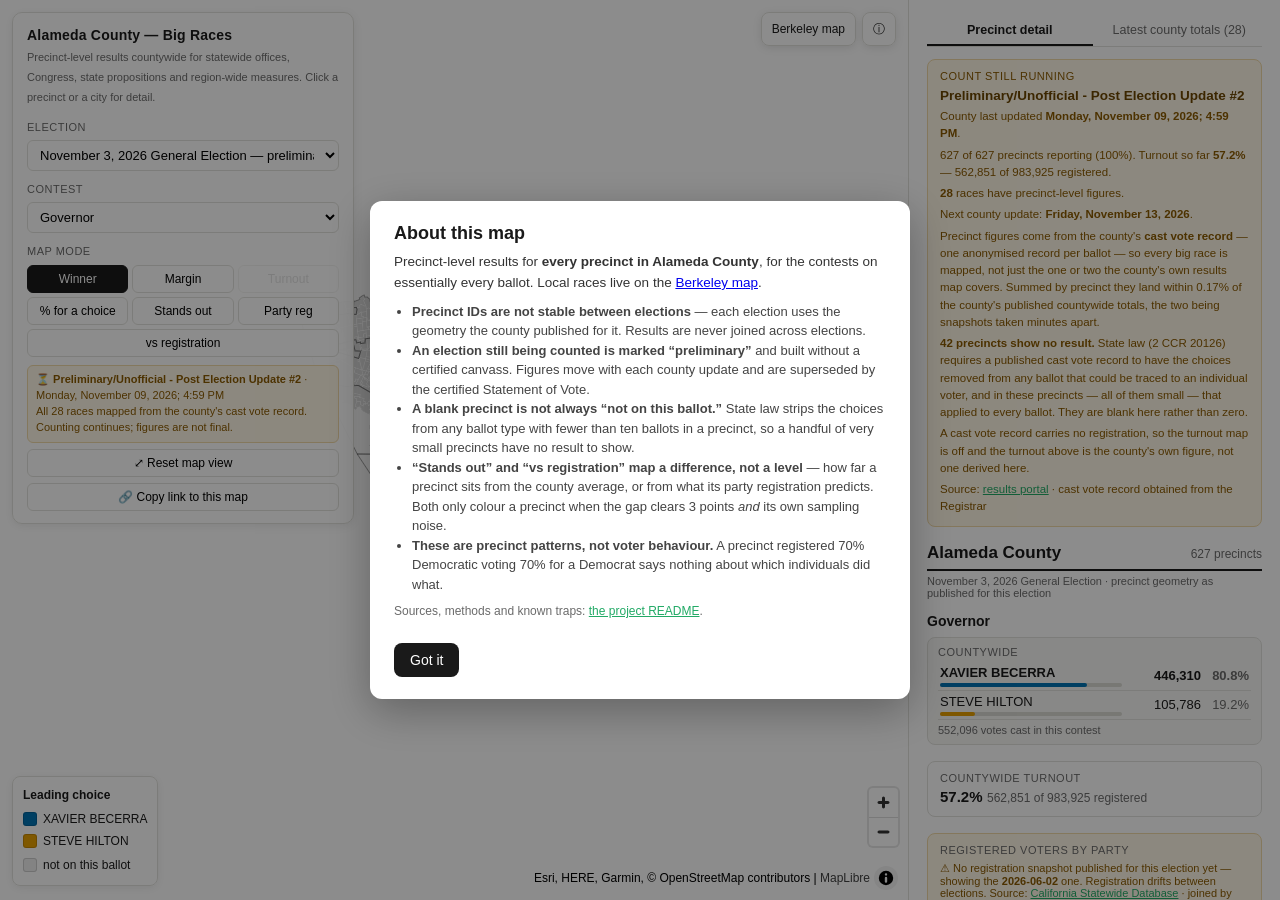
<file: site/county.html>
<!DOCTYPE html>
<html lang="en">
<head>
<meta charset="utf-8" />
<meta name="viewport" content="width=device-width, initial-scale=1" />
<title>Alameda County Precinct Map — Big Races</title>
<link href="./vendor/maplibre-gl.css" rel="stylesheet" />
<script src="./vendor/maplibre-gl.js"></script>
<style>
  :root { --peek: 112px; --panel: 372px; --bg:#f7f7f5; --ink:#1a1a1a; --muted:#6b6b6b; --line:#e2e2dd;
          --gold:#e8a400; --below:#b35806; --above:#2166ac; --neutral:#e8e8e6; }
  * { box-sizing: border-box; }
  html, body { margin:0; height:100%; font-family:-apple-system,BlinkMacSystemFont,"Segoe UI",Roboto,Helvetica,Arial,sans-serif; color:var(--ink); }
  #app { display:grid; grid-template-columns:1fr var(--panel); height:100%; }
  #map { position:relative; }
  #panel { border-left:1px solid var(--line); background:#fff; overflow-y:auto; padding:16px 18px 48px; }
  #controls { position:absolute; top:12px; left:12px; z-index:5; background:rgba(255,255,255,.96);
    border:1px solid var(--line); border-radius:10px; padding:12px 14px; width:342px; box-shadow:0 2px 10px rgba(0,0,0,.08); }
  #controls h1 { font-size:14px; margin:0 0 2px; letter-spacing:.2px; }
  #controls .sub { font-size:11px; color:var(--muted); margin-bottom:10px; }
  label { display:block; font-size:11px; text-transform:uppercase; letter-spacing:.5px; color:var(--muted); margin:8px 0 3px; }
  select { width:100%; padding:6px 8px; font-size:13px; border:1px solid var(--line); border-radius:6px; background:#fff; }
  .modes { display:flex; flex-wrap:wrap; gap:4px; margin-top:4px; }
  .modes button { flex:1 1 30%; font-size:12px; padding:6px 4px; border:1px solid var(--line); background:#fff; border-radius:6px; cursor:pointer; }
  .modes button.active { background:var(--ink); color:#fff; border-color:var(--ink); }
  .modes button:disabled { opacity:.4; cursor:not-allowed; }
  .ctrlbtn { width:100%; margin-top:6px; padding:6px; font-size:12px; border:1px solid var(--line); background:#fff; border-radius:6px; cursor:pointer; }
  #legend { position:absolute; bottom:14px; left:12px; z-index:5; background:rgba(255,255,255,.96);
    border:1px solid var(--line); border-radius:8px; padding:8px 10px; font-size:12px; max-width:320px; box-shadow:0 2px 10px rgba(0,0,0,.08); }
  #legend .row { display:flex; align-items:center; gap:6px; margin:2px 0; }
  #legend .sw { width:14px; height:14px; border-radius:3px; border:1px solid rgba(0,0,0,.15); flex:none; }
  #nav { position:absolute; top:12px; right:12px; z-index:5; display:flex; gap:6px; }
  #nav a, #nav button { font-size:12px; padding:6px 10px; border:1px solid var(--line); border-radius:8px;
    background:rgba(255,255,255,.96); color:var(--ink); text-decoration:none; cursor:pointer; box-shadow:0 2px 8px rgba(0,0,0,.1); }
  .dhead { display:flex; align-items:baseline; justify-content:space-between; gap:8px; border-bottom:2px solid var(--ink); padding-bottom:6px; margin-bottom:2px; }
  .dhead h2 { font-size:17px; margin:0; }
  .dhead .mem { font-size:12px; color:var(--muted); white-space:nowrap; }
  .vintage { font-size:11px; color:var(--muted); margin:4px 0 14px; }
  .contestTitle { font-size:14px; margin:4px 0 2px; }
  .subtotal { background:var(--bg); border:1px solid var(--line); border-radius:8px; padding:8px 10px; margin:8px 0 16px; }
  .subtotal .lbl, .card .lbl { font-size:11px; text-transform:uppercase; letter-spacing:.5px; color:var(--muted); margin-bottom:4px; }
  .card { border:1px solid var(--line); border-radius:8px; padding:10px 12px; margin:8px 0 16px; }
  .card.measure { background:#f3f7fb; border-color:#cfe0ee; }
  .card.note { background:#fff7e6; border-color:#f0d9a8; color:#8a5a00; font-size:12px; }
  .card.prelim { background:#fff7e6; border-color:#f0d9a8; }
  .card.prelim .lbl { color:#8a5a00; }
  .card.prelim b.hdr { font-size:13.5px; color:#6b4500; }
  .card.prelim .meta { font-size:11.5px; color:#8a5a00; line-height:1.5; margin-top:4px; }
  #prelimChip { display:none; margin-top:8px; font-size:11px; background:#fff7e6;
    border:1px solid #f0d9a8; color:#8a5a00; padding:6px 8px; border-radius:6px; line-height:1.45; }
  .tabs { display:flex; gap:4px; margin:0 0 12px; border-bottom:1px solid var(--line); }
  .tabs button { flex:1 1 0; font:inherit; font-size:12.5px; padding:7px 6px; cursor:pointer;
    background:none; border:none; border-bottom:2px solid transparent; color:var(--muted); }
  .tabs button.active { color:var(--ink); font-weight:600; border-bottom-color:var(--ink); }
  .tabs button:focus-visible { outline:2px solid var(--above); outline-offset:-2px; }
  .lrow { border-bottom:1px solid var(--line); padding:9px 2px; }
  .lrow .top { display:flex; justify-content:space-between; align-items:baseline; gap:8px; }
  .lrow .rn { font-weight:600; font-size:12.5px; }
  .lrow .rv { font-size:12px; font-variant-numeric:tabular-nums; white-space:nowrap; }
  .lrow .sub2 { font-size:11px; color:var(--muted); margin-top:2px; }
  .lrow .mapped { font-size:10px; text-transform:uppercase; letter-spacing:.4px;
    color:#2166ac; border:1px solid #c5d9ea; background:#f3f7fb; border-radius:4px; padding:1px 4px; }
  .lrow button.golink { font:inherit; font-size:11px; color:#2166ac; background:none;
    border:none; padding:0; cursor:pointer; text-decoration:underline; }
  table.res { width:100%; border-collapse:collapse; font-size:13px; margin-top:4px; }
  table.res td { padding:3px 2px; border-bottom:1px solid var(--line); }
  table.res td.v { text-align:right; font-variant-numeric:tabular-nums; }
  table.res td.p { text-align:right; color:var(--muted); width:48px; font-variant-numeric:tabular-nums; }
  table.res tr.win td { font-weight:700; }
  .bar { height:4px; background:#d9d9d3; border-radius:2px; margin-top:3px; }
  .bar > span { display:block; height:100%; border-radius:2px; }
  .cityrow { display:block; width:100%; text-align:left; font:inherit; color:inherit; background:none;
    border:none; border-bottom:1px solid var(--line); padding:8px 2px; cursor:pointer; }
  .cityrow:hover .cn { text-decoration:underline; }
  .cityrow:focus-visible { outline:2px solid var(--above); outline-offset:2px; }
  .cityrow .top { display:flex; justify-content:space-between; align-items:baseline; gap:8px; }
  .cityrow .cn { font-weight:600; font-size:13px; }
  .cityrow .mv { font-size:12px; font-variant-numeric:tabular-nums; color:#333; }
  .cityrow .sub2 { font-size:11px; color:var(--muted); margin-top:1px; }
  .prec { margin:0 0 14px; }
  .prec .ph { width:100%; text-align:left; font:inherit; color:inherit; background:none; border:none;
    border-radius:6px; display:flex; align-items:baseline; justify-content:space-between; cursor:pointer; }
  .prec .ph:hover .pid { text-decoration:underline; }
  .prec .pid { font-weight:600; font-size:13px; }
  .prec .turn { font-size:11px; color:var(--muted); font-variant-numeric:tabular-nums; }
  .prec.focus .pid { color:#111; }
  .back { font-size:12px; color:#2a6; cursor:pointer; text-decoration:underline; background:none; border:none; padding:0; margin-bottom:8px; }
  .dvrow { margin:8px 0; }
  .dvrow .top { display:flex; justify-content:space-between; font-size:12px; margin-bottom:3px; }
  .dvrow .dev { font-weight:700; font-variant-numeric:tabular-nums; }
  .dvbar { position:relative; height:10px; background:#ececea; border-radius:3px; }
  .dvbar .z { position:absolute; left:50%; top:-2px; bottom:-2px; width:1px; background:#9a9a94; }
  .dvbar .seg { position:absolute; top:0; bottom:0; border-radius:3px; }
  .credit { font-size:11px; color:var(--muted); margin-top:24px; line-height:1.5; }
  a.src { color:#2a6; }
  #about { position:fixed; inset:0; background:rgba(0,0,0,.45); z-index:30; display:none; align-items:center; justify-content:center; padding:16px; }
  #about .box { background:#fff; border-radius:12px; padding:22px 24px; max-width:540px; max-height:86vh; overflow-y:auto; box-shadow:0 12px 44px rgba(0,0,0,.3); }
  #about h2 { margin:0 0 6px; font-size:18px; }
  #about p { font-size:13.5px; line-height:1.55; margin:8px 0; color:#333; }
  #about ul { font-size:13px; line-height:1.5; color:#444; padding-left:18px; margin:8px 0; }
  #about .ok { margin-top:14px; padding:9px 16px; border-radius:8px; border:none; background:var(--ink); color:#fff; font-size:14px; cursor:pointer; }
</style>
<!-- after the page's own styles: these rules override the desktop layout -->
<link rel="stylesheet" href="./shared.css" />
</head>
<body>
<noscript><div style="padding:24px;font:15px/1.6 -apple-system,Arial,sans-serif;max-width:640px">
  <h2>Alameda County Precinct Map</h2>
  <p>This interactive map needs JavaScript and a WebGL-capable browser. The underlying
  results are plain JSON under <code>/data/county/</code> in the source repository.</p>
</div></noscript>
<div id="app">
  <div id="map">
    <!-- phone-only top bar: the floating control card covered 75% of the map -->
    <div id="mbar">
      <button id="mbarContest" type="button"><span class="k">Contest</span><span class="v">…</span></button>
      <button id="mbarMode" type="button"><span class="k">Mode</span><span class="v">…</span></button>
      <button id="mbarInfo" type="button" aria-label="About this map">ⓘ</button>
    </div>
    <div id="nav">
      <a href="./index.html" title="Berkeley local races">Berkeley map</a>
      <button id="aboutBtn" title="About this map" aria-label="About this map">ⓘ</button>
    </div>
    <div id="controls">
      <h1>Alameda County — Big Races</h1>
      <div class="sub">Precinct-level results countywide for statewide offices, Congress,
        state propositions and region-wide measures. Click a precinct or a city for detail.</div>
      <label for="electionSel">Election</label>
      <select id="electionSel"></select>
      <label for="contestSel">Contest</label>
      <select id="contestSel"></select>
      <label>Map mode</label>
      <div class="modes">
        <button data-mode="winner" class="active">Winner</button>
        <button data-mode="margin">Margin</button>
        <button data-mode="turnout" id="turnoutBtn">Turnout</button>
        <button data-mode="choice">% for a choice</button>
        <button data-mode="deviation" title="Where a precinct voted clearly differently from the county">Stands out</button>
        <button data-mode="partyreg" id="partyregBtn" title="Registered voters by party">Party reg</button>
        <button data-mode="residual" id="residualBtn" title="Where a choice ran ahead of or behind what the precinct's party registration predicts">vs registration</button>
      </div>
      <div id="partyWrap" style="display:none">
        <label for="partySel">Party</label>
        <select id="partySel"></select>
      </div>
      <div id="choiceWrap" style="display:none">
        <label for="choiceSel">Candidate / choice</label>
        <select id="choiceSel"></select>
      </div>
      <div id="prelimChip"></div>
      <div id="partyNote" style="display:none;margin-top:8px;font-size:11px;background:#fff7e6;border:1px solid #f0d9a8;color:#8a5a00;padding:6px 8px;border-radius:6px"></div>
      <button class="ctrlbtn" id="ctlDone">Done</button>
      <button class="ctrlbtn" id="resetView">⤢ Reset map view</button>
      <button class="ctrlbtn" id="shareBtn">🔗 Copy link to this map</button>
    </div>
    <div id="legend"></div>
  </div>
  <!-- On a phone the panel becomes a drag-up bottom sheet over a full-bleed map.
       #sheet is display:contents on desktop, so the grid still sees #panel as its
       own child and the desktop layout is untouched. -->
  <div id="sheet">
    <button id="sheetGrip" type="button" aria-label="Expand results" aria-expanded="false">
      <span class="bar"></span><span class="lbl"></span>
    </button>
    <div id="panel"><div style="color:#6b6b6b;font-size:13px">Loading…</div></div>
  </div>
</div>
<div id="ctlBackdrop"></div>

<div id="about" role="dialog" aria-modal="true" aria-labelledby="aboutTitle">
  <div class="box">
    <h2 id="aboutTitle">About this map</h2>
    <p>Precinct-level results for <b>every precinct in Alameda County</b>, for the contests on
       essentially every ballot. Local races live on the <a href="./index.html">Berkeley map</a>.</p>
<ul>
      <li><b>Precinct IDs are not stable between elections</b> — each election uses the geometry
          the county published for it. Results are never joined across elections.</li>
      <li><b>An election still being counted is marked “preliminary”</b> and built without a
          certified canvass. Figures move with each county update and are superseded by the
          certified Statement of Vote.</li>
      <li><b>A blank precinct is not always “not on this ballot.”</b> State law strips the
          choices from any ballot type with fewer than ten ballots in a precinct, so a handful
          of very small precincts have no result to show.</li>
      <li><b>“Stands out” and “vs registration” map a difference, not a level</b> — how far a
          precinct sits from the county average, or from what its party registration predicts.
          Both only colour a precinct when the gap clears 3 points <i>and</i> its own sampling
          noise.</li>
      <li><b>These are precinct patterns, not voter behaviour.</b> A precinct registered 70%
          Democratic voting 70% for a Democrat says nothing about which individuals did what.</li>
    </ul>
    <p style="font-size:12px;color:#6b6b6b">Sources, methods and known traps:
       <a class="src" href="https://github.com/kpsmas123-bit/berkeley-precinct-map#readme" target="_blank" rel="noopener">the project README</a>.</p>
    <button class="ok" id="aboutOk">Got it</button>
  </div>
</div>

<script src="./shared.js"></script>
<script>
embedInit("county");
const DATA = "./data/county";

// Okabe–Ito colourblind-safe qualitative palette, then neutral greys for overflow.
const CAT = ["#0072B2","#E69F00","#009E73","#CC79A7","#56B4E9","#D55E00","#F0E442","#8c8c8c","#7d5aa6","#4d4d4d"];
const YESNO = { "YES":"#2b8cbe", "NO":"#e08214" };
const RAMP = ["#f7fbff","#c6dbef","#6baed6","#2171b5","#08306b"];
const NEUTRAL = "#e8e8e6", NODATA = "#eee";
const MODES = ["winner","margin","turnout","choice","deviation","partyreg","residual"];
/* Party registration comes from the California Statewide Database, joined to these
   precincts by id (see ingest/fetch_registration.py). "npp" is their "dcl",
   Declined to State — today's No Party Preference. */
const PARTIES = [["dem","Democratic"],["rep","Republican"],["npp","No Party Preference"],
                 ["aip","American Independent"],["grn","Green"],["lib","Libertarian"],
                 ["paf","Peace & Freedom"],["oth","Other parties"]];
const PARTY_LABEL = Object.fromEntries(PARTIES);
const RESID_MAX = 0.10;    // ±10 pts saturates the residual scale
const DEV_MAX = 0.15;      // ±15 pts saturates the diverging scale
const MATERIAL = 0.03;     // 3-point materiality gate
const OTHER = "Other candidates";

const state = { election:null, contest:null, mode:"winner", choice:null, tab:"map", party:"dem",
                city:null, focus:null, results:null, catalog:null, manifest:null, _geo:null };
const TABS = ["map","latest"];
let map, elections, citiesGeo;

const slug = s => String(s).toLowerCase().replace(/[^a-z0-9]+/g,"-").replace(/^-|-$/g,"");
const esc  = s => String(s==null?"":s).replace(/[&<>"]/g, c=>({"&":"&amp;","<":"&lt;",">":"&gt;",'"':"&quot;"}[c]));
const sumv = ch => Object.values(ch||{}).reduce((a,b)=>a+b,0);
const pct  = (n,d) => d? (100*n/d) : 0;
const fmt  = n => (n==null?"—":n.toLocaleString());
const fpct = (n,dp=1) => (n==null? "—" : n.toFixed(dp)+"%");

function webglOK(){ try { const c=document.createElement("canvas");
  return !!(window.WebGLRenderingContext && (c.getContext("webgl")||c.getContext("experimental-webgl"))); }
  catch(e){ return false; } }
function fatal(msg){ document.getElementById("panel").innerHTML =
  `<div style="font-size:13.5px;line-height:1.6"><b>${esc(msg)}</b></div>`; }

/* ---------- colour helpers ---------- */
function rampColor(t){ t=Math.max(0,Math.min(1,t||0)); const i=t*(RAMP.length-1);
  return mix(RAMP[Math.floor(i)], RAMP[Math.ceil(i)], i-Math.floor(i)); }
function divColor(t){ t=Math.max(-1,Math.min(1,t||0));
  return t>=0 ? mix(NEUTRAL,"#08306b",t) : mix(NEUTRAL,"#7f3b08",-t); }
function mix(a,b,t){ const pa=hex(a), pb=hex(b);
  return "#"+[0,1,2].map(i=>Math.round(pa[i]+(pb[i]-pa[i])*t).toString(16).padStart(2,"0")).join(""); }
function hex(h){ h=h.replace("#",""); return [0,2,4].map(i=>parseInt(h.substr(i,2),16)); }

/* ---------- contest helpers ---------- */
const cat = () => state.catalog[state.contest] || {choices:[]};
const countyTotal = n => (state.results.county_totals||{})[n] || {choices:{},cast:0};
const cityTotal = (n,c) => ((state.results.city_totals||{})[n]||{})[c] || null;

/** Top choices countywide, capped so a 20-candidate primary stays readable. */
function topChoices(limit){
  const t = countyTotal(state.contest).choices || {};
  const ranked = Object.entries(t).sort((a,b)=>b[1]-a[1]).map(e=>e[0]);
  const all = (cat().choices||[]).filter(c=>ranked.includes(c)).length ? ranked : (cat().choices||[]);
  return limit ? all.slice(0,limit) : all;
}
function colorMap(){
  const c = cat(), m = {};
  if(c.kind==="measure"){
    (c.choices||[]).forEach(ch=>{ const k=ch.toUpperCase().replace(/^BONDS\s+/,"");
      m[ch] = YESNO[k] || (k.startsWith("Y")?YESNO.YES : k.startsWith("N")?YESNO.NO : CAT[0]); });
    return m;
  }
  const top = topChoices(7);
  top.forEach((ch,i)=> m[ch]=CAT[i]);
  m[OTHER] = "#9a9a94";
  return m;
}
/** Winner of a precinct entry, lumping anything outside the top-7 into OTHER. */
function winnerOf(choices, lumpSet){
  let best=null, bv=-1;
  for(const [k,v] of Object.entries(choices||{})) if(v>bv){ bv=v; best=k; }
  if(best==null) return [null,0];
  return [ (lumpSet && !lumpSet.has(best)) ? OTHER : best, bv ];
}
function marginOf(choices){
  const v = Object.values(choices||{}).sort((a,b)=>b-a);
  const d = sumv(choices);
  if(!d || v.length<1) return null;
  return (v[0]-(v[1]||0))/d;
}
/* Candidate slugs must survive across cycles. The county prefixes choices with the
   party in some elections and not others — Lateefah Simon is "DEM - LATEEFAH SIMON"
   in Nov 2024 and plain "Lateefah Simon" in Nov 2026 — so a link shared in one cycle
   would otherwise break in the next. Links are WRITTEN without the party prefix and
   READ tolerantly, which also keeps older prefixed links working. */
const PARTY_PREFIX = /^[A-Z]{2,4}\s*-\s*/i;
const SLUG_PARTY = /^(dem|rep|grn|lib|pf|ai|npp|aip|ref)-/;
const bareSlug = c => slug(String(c).replace(PARTY_PREFIX, ""));
function resolveChoice(slugged, choices){
  if(!slugged) return null;
  const bare = slugged.replace(SLUG_PARTY, "");
  return choices.find(c=>slug(c)===slugged)
      || choices.find(c=>bareSlug(c)===slugged)
      || choices.find(c=>bareSlug(c)===bare)
      || null;
}
function choiceValid(){ return state.choice && (cat().choices||[]).includes(state.choice); }
function leadingChoice(){ const t=topChoices(); return t[0] || (cat().choices||[])[0] || null; }
/* An election built from the county's live feeds rather than a certified Statement
   of Vote. Only the contests the county chooses to map have precinct figures; the
   rest are countywide totals, which is what the "Latest county totals" tab shows. */
const isPrelim = () => !!(state.results && state.results.preliminary);
const prelimStatus = () => (state.results && state.results.status) || {};
const countyOnly = () => (state.results && state.results.county_only) || [];
/* ---- lazy data ------------------------------------------------------------
   The map draws one contest at a time, so results are split per contest on the
   server and fetched as they are picked (ingest/split_results.py). Per-precinct
   party registration is split off too: it is over half the summary's weight and
   only the two registration modes read it. First paint for Nov 2026 goes from
   110 KB to about 16 KB gzipped. Older single-file elections still load whole,
   so nothing has to be rebuilt in lockstep. */
async function ensureContest(name){
  const r=state.results;
  if(!r || !r.contest_files || !name) return;
  r._loaded = r._loaded || new Set();
  if(r._loaded.has(name)) return;
  const rel=r.contest_files[name];
  if(!rel) return;
  try {
    const d=await (await fetch(`${DATA}/${r._base}/${rel}`)).json();
    for(const [pid,e] of Object.entries(d.precincts||{})){
      const p=r.precincts[pid];
      if(p) (p.contests || (p.contests={}))[name]=e;
    }
    r._loaded.add(name);
  } catch(err){ console.error("contest fetch failed:", name, err && err.message); }
}
async function ensureRegistration(){
  const r=state.results;
  if(!r || !r.registration_file || r._regLoaded) return;
  try {
    const d=await (await fetch(`${DATA}/${r._base}/${r.registration_file}`)).json();
    for(const [pid,reg] of Object.entries(d.precincts||{})){
      if(r.precincts[pid]) r.precincts[pid].reg=reg;
    }
    r._regLoaded=true;
    _fitKey=null;                       // the fit depends on registration
  } catch(err){ console.error("registration fetch failed:", err && err.message); }
}

/* Changing contest may need a fetch, so every path that sets one goes through
   here rather than assigning state.contest directly. */
async function setContest(name, opts){
  if(!name || !(name in (state.catalog||{}))) return;
  state.contest=name; state.choice=null; state.focus=null;
  await ensureContest(name);
  const sel=document.getElementById("contestSel");
  if(sel) sel.value=name;
  render();
  if(opts && opts.fit) fitToContest();
}

const regMeta = () => (state.results && state.results.registration) || null;
const REG_KEYS = ["totreg","dem","rep","npp","aip","grn","lib","paf","oth"];
function regSum(pids){
  const out=Object.fromEntries(REG_KEYS.map(k=>[k,0]));
  let any=false;
  for(const pid of pids){
    const r=(state.results.precincts[pid]||{}).reg;
    if(!r) continue;
    any=true;
    for(const k of REG_KEYS) out[k]+=r[k]||0;
  }
  return any? out : null;
}
const cityReg = city => regSum(state.results.cities[city]||[]);
const countyReg = () => regSum(Object.keys(state.results.precincts));
function regBars(r, note){
  if(!r || !r.totreg) return "";
  const rows=PARTIES.map(([k,label])=>[label, r[k]||0]).filter(([,v])=>v>0)
    .sort((a,b)=>b[1]-a[1]);
  const COL={ "Democratic":"#2166ac","Republican":"#b2182b","No Party Preference":"#8a8a84" };
  return `<table class="res">` + rows.map(([label,v])=>
      `<tr><td>${esc(label)}<div class="bar"><span style="width:${(100*v/r.totreg).toFixed(1)}%;`
      + `background:${COL[label]||"#9a9a94"}"></span></div></td>`
      + `<td class="v">${fmt(v)}</td><td class="p">${fpct(100*v/r.totreg,1)}</td></tr>`).join("")
    + `</table><div style="font-size:11px;color:#6b6b6b;margin-top:4px">${fmt(r.totreg)} registered`
    + (note? ` · ${esc(note)}`:"") + `</div>`;
}
const hasReg = () => !!(state.results && (state.results.registration_file
  || Object.values(state.results.precincts).some(p=>p.reg)));
const regShare = (p,k) => (p.reg && p.reg.totreg) ? (p.reg[k]||0)/p.reg.totreg : null;
/* The predictor: Democratic minus Republican registration share. One number, it is
   what actually separates these precincts, and it keeps the fit explainable — a
   multi-party model would fit better and mean less. */
const regMargin = p => (p.reg && p.reg.totreg)
  ? ((p.reg.dem||0)-(p.reg.rep||0))/p.reg.totreg : null;

/* Least-squares fit of a choice's precinct share on registration margin, so the map
   can show the RESIDUAL — where a choice ran ahead of or behind what the precinct's
   registration predicts. That is the question registration makes answerable; a plain
   share map is mostly a map of where the Democrats live. Cached per contest+choice. */
let _fitKey=null, _fit=null;
function regFit(){
  const key=[state.election,state.contest,state.choice].join("|");
  if(key===_fitKey) return _fit;
  _fitKey=key; _fit=null;
  if(!hasReg() || !state.choice) return null;
  const xs=[], ys=[];
  for(const p of Object.values(state.results.precincts)){
    const e=p.contests[state.contest]; const x=regMargin(p);
    if(!e || x==null) continue;
    const n=sumv(e.choices); if(!n) continue;
    xs.push(x); ys.push((e.choices[state.choice]||0)/n);
  }
  const n=xs.length;
  if(n<20) return null;                       // too few precincts to fit anything
  const mx=xs.reduce((a,b)=>a+b,0)/n, my=ys.reduce((a,b)=>a+b,0)/n;
  let sxy=0, sxx=0, syy=0;
  for(let i=0;i<n;i++){ const dx=xs[i]-mx, dy=ys[i]-my; sxy+=dx*dy; sxx+=dx*dx; syy+=dy*dy; }
  if(!sxx || !syy) return null;
  const b=sxy/sxx, a=my-b*mx;
  _fit={a, b, n, r2:(sxy*sxy)/(sxx*syy)};
  return _fit;
}
const predicted = p => { const f=regFit(), x=regMargin(p);
  return (f && x!=null) ? f.a + f.b*x : null; };

function hasTurnout(){ const P=state.results.precincts;
  return Object.values(P).some(p=>p.registered>0); }
const overReg = p => p.registered && p.ballots_cast > p.registered;
const isParty = n => /^[A-Z]{2,4}\s*-\s*/.test(n);

/* ---------- boot ---------- */
async function boot(){
  if(!webglOK()){ fatal("This map needs a WebGL-capable browser to display."); return; }
  try {
    state.manifest = await (await fetch(`${DATA}/elections.json`)).json();
    elections = state.manifest.elections || [];
  } catch(e){ fatal("Could not load county election data. Please refresh."); return; }
  if(!elections.length){ fatal("No county elections have been built yet. Run ./build_county.sh"); return; }
  try { citiesGeo = await (await fetch(`${DATA}/${state.manifest.cities_geo}`)).json(); }
  catch(e){ citiesGeo = null; }

  const esel = document.getElementById("electionSel");
  elections.forEach(e=> esel.add(new Option(
    e.name + (e.preliminary? "  — preliminary" : ""), e.id)));

  map = new maplibregl.Map({
    container:"map",
    style:{ version:8,
      // Esri's light-gray canvas: keyless, and a neutral ground for a choropleth.
      // (CARTO's basemaps.cartocdn.com tiles now require an API key and serve a
      // watermarked placeholder without one.)
      sources:{
        esri:{ type:"raster", tileSize:256,
          tiles:["https://services.arcgisonline.com/ArcGIS/rest/services/Canvas/World_Light_Gray_Base/MapServer/tile/{z}/{y}/{x}"],
          attribution:"Esri, HERE, Garmin, © OpenStreetMap contributors" },
        esriLabels:{ type:"raster", tileSize:256,
          tiles:["https://services.arcgisonline.com/ArcGIS/rest/services/Canvas/World_Light_Gray_Reference/MapServer/tile/{z}/{y}/{x}"] } },
      layers:[{ id:"base", type:"raster", source:"esri" }] },
    center:[-121.95,37.66], zoom:9.2 });
  window._map = map;
  map.on("error", e=>console.error("MAP ERROR:", e && e.error && e.error.message));
  map.addControl(new maplibregl.NavigationControl({showCompass:false}), "bottom-right");

  let inited=false;
  async function init(){
    if(inited) return; inited=true;
    try {
      parseHash();
      document.getElementById("electionSel").value = state.election;
      await loadElection(state.election);
      wireControls();
      window._ready = true;
      // Not on a phone: eight dense bullets full-screen before you have seen the
      // map is not an introduction. The ⓘ in the top bar opens it on demand.
      try { if(!isPhone() && !localStorage.getItem("acpm_about_v1")){
        document.getElementById("about").style.display="flex";
        localStorage.setItem("acpm_about_v1","1"); } } catch(e){}
    } catch(err){
      console.error("LOAD FAILED:", err && err.stack || err);
      fatal("Something went wrong loading the map. Please refresh.");
    }
  }
  map.on("load", init);
  // Start as soon as the style settles; if the basemap is slow, blocked or offline,
  // start anyway after ~8s rather than leaving the visitor on a blank page.
  let t=0; const poll=setInterval(()=>{
    if(inited){ clearInterval(poll); return; }
    if(map.isStyleLoaded() || t++ > 75){ clearInterval(poll); init(); }
  }, 400);
}

/* Permalink: #<election>/<contest>/<mode>[/c-<choice>][/<city>]
   The selected candidate MUST be in the link — the whole point of sharing a
   "% for a choice" or "stands out" view is which candidate it is about. Trailing
   tokens are tagged rather than positional so a link without a candidate (or
   without a city) still parses. */
function parseHash(){
  const parts=(location.hash||"").replace(/^#/,"").split("/").filter(Boolean);
  const eid = parts[0] && elections.find(e=>e.id===parts[0]) ? parts[0] : elections[0].id;
  state.election=eid;
  state._pendingContest = parts[1]||null;
  state.mode = MODES.includes(parts[2]) ? parts[2] : "winner";
  state._pendingChoice = null; state._pendingCity = null; state.tab = "map";
  for(const t of parts.slice(3)){
    if(t.startsWith("c-")) state._pendingChoice = t.slice(2);
    else if(t.startsWith("p-")) state.party = PARTY_LABEL[t.slice(2)] ? t.slice(2) : "dem";
    else if(t.startsWith("t-")) state.tab = TABS.includes(t.slice(2))? t.slice(2) : "map";
    else state._pendingCity = t;
  }
}
function updateHash(){
  const p=[state.election, slug(state.contest||""), state.mode];
  if((state.mode==="choice"||state.mode==="deviation"||state.mode==="residual") && state.choice)
    p.push("c-"+bareSlug(state.choice));   // party-free: durable across cycles
  if(state.mode==="partyreg") p.push("p-"+state.party);
  if(state.tab!=="map" && isPrelim()) p.push("t-"+state.tab);
  if(state.city) p.push(slug(state.city));
  const h="#"+p.join("/");
  if(location.hash!==h) history.replaceState(null,"",h);
  notifyParent();
}

/* Back/forward, an edited address bar, or — when embedded — the parent page
   pointing the iframe at a different view, all arrive as a hashchange. Without
   this the app only ever read the hash once at boot, so a pasted link did
   nothing until a manual reload. updateHash() uses replaceState, which does not
   fire hashchange, so there is no feedback loop. */
window.addEventListener("hashchange", async ()=>{
  if(!window._ready) return;
  const prev = state.election;
  parseHash();
  const esel=document.getElementById("electionSel");
  if(esel) esel.value = state.election;
  syncModes();
  if(state.election !== prev){ state.focus=null; await loadElection(state.election); return; }
  if(state._pendingContest){
    const m=Object.keys(state.catalog).find(n=>slug(n)===state._pendingContest);
    if(m) state.contest=m;
    state._pendingContest=null;
  }
  await ensureContest(state.contest);
  if(state.mode==="partyreg"||state.mode==="residual") await ensureRegistration();
  if(state._pendingChoice){
    const m=resolveChoice(state._pendingChoice, (state.catalog[state.contest]||{}).choices||[]);
    if(m) state.choice=m;
    state._pendingChoice=null;
  }
  if(!isPrelim()) state.tab="map";
  state.city = state._pendingCity
    ? (Object.keys(state.results.cities).find(c=>slug(c)===state._pendingCity) || null)
    : null;
  state._pendingCity=null; state.focus=null;
  document.getElementById("contestSel").value = state.contest;
  render();
  fitToContest();
});

function eachCoord(geom,fn){ const walk=a=>{ if(typeof a[0]==="number") fn(a); else a.forEach(walk); }; walk(geom.coordinates); }
function fitTo(features, duration){
  if(!features || !features.length) return;
  const b=new maplibregl.LngLatBounds();
  features.forEach(f=>eachCoord(f.geometry,c=>b.extend(c)));
  if(b.isEmpty()) return;
  const narrow=window.innerWidth<=760;
  // on a phone the visible band is between the top bar and the sheet's peek edge
  const want = narrow? {top:70,left:18,right:18,bottom:130}
                     : {top:110,left:372,right:40,bottom:60};
  const doFit=()=>{
    // Clamp padding to the canvas: the county fills a far wider bbox than one city,
    // and on a narrow desktop window the 372px control-panel inset can exceed the
    // map pane, which makes fitBounds give up ("cannot fit within canvas") and leave
    // the view parked on the whole Bay Area.
    const c=map.getCanvas();
    const W=c.clientWidth||c.width, H=c.clientHeight||c.height;
    const fit=(a,b2,limit)=>{
      a=Math.min(a, limit*0.35); b2=Math.min(b2, limit*0.35);   // no side eats the pane
      const t=a+b2, max=limit*0.7;
      return t<=max? [a,b2] : [a*max/t, b2*max/t]; };
    const [l,r]=fit(want.left,want.right,W), [t,bm]=fit(want.top,want.bottom,H);
    const pad={top:Math.round(t),bottom:Math.round(bm),left:Math.round(l),right:Math.round(r)};
    try{ map.fitBounds(b,{padding:pad,duration:duration==null?400:duration}); }
    catch(e){ try{ map.fitBounds(b,{duration:0}); }catch(_){} }
  };
  const c=map.getCanvas(); if(c && c.width>0 && c.height>0) doFit(); else map.once("idle",doFit);
}

/* ---------- load one election ---------- */
async function loadElection(id){
  state.election = id;
  state.tab = "map";
  const meta = elections.find(e=>e.id===id);
  document.getElementById("panel").innerHTML = `<div style="color:#6b6b6b;font-size:13px">Loading ${esc(meta.name)}…</div>`;

  const [results, geo] = await Promise.all([
    (await fetch(`${DATA}/${meta.results}`)).json(),
    (await fetch(`${DATA}/${meta.geo}`)).json()
  ]);
  state.results = results;
  // split elections resolve their contest files relative to the summary
  results._base = meta.results.replace(/\/[^/]*$/, "");
  results._loaded = new Set();
  // A split summary carries no per-precinct tallies, and a precinct absent from a
  // contest's file never gets an entry — so guarantee the object exists. Without
  // this every `p.contests[name]` lookup throws on the first precinct that is not
  // on that ballot.
  if(results.split) for(const pr of Object.values(results.precincts)) pr.contests = pr.contests || {};
  state.catalog = results.contests;
  state._geo = geo;

  // One fault-tolerant block: if the style is not ready yet (slow or blocked
  // basemap) addSource throws, and we retry once it settles rather than failing
  // the whole load — the results panel still renders either way.
  const setupLayers = () => {
  ["precincts-fill","precincts-line","precincts-sel","cities-line","cities-focus"]
    .forEach(l=>{ if(map.getLayer(l)) map.removeLayer(l); });
  ["precincts","cities"].forEach(s=>{ if(map.getSource(s)) map.removeSource(s); });

  map.addSource("precincts", { type:"geojson", data:geo, promoteId:"precinct" });
  map.addLayer({ id:"precincts-fill", type:"fill", source:"precincts",
    paint:{ "fill-color":["coalesce",["feature-state","color"],"#ddd"], "fill-opacity":0.88 } });
  map.addLayer({ id:"precincts-line", type:"line", source:"precincts",
    paint:{ "line-color":"#fff", "line-width":0.35, "line-opacity":0.8 } });
  map.addLayer({ id:"precincts-sel", type:"line", source:"precincts", paint:{
    "line-color":["case",["==",["feature-state","sel"],2],"#111",["==",["feature-state","sel"],1],"#e8a400","rgba(0,0,0,0)"],
    "line-width":["case",["==",["feature-state","sel"],2],2.6,["==",["feature-state","sel"],1],1.2,0] } });
  if(citiesGeo){
    map.addSource("cities", { type:"geojson", data:citiesGeo });
    map.addLayer({ id:"cities-line", type:"line", source:"cities",
      paint:{ "line-color":"#555", "line-width":0.9, "line-opacity":0.55 } });
    map.addLayer({ id:"cities-focus", type:"line", source:"cities",
      filter:["==",["get","city"], state.city||"__none__"],
      paint:{ "line-color":"#111", "line-width":2.4 } });
  }
  // place labels above the fills, so city names stay readable over the choropleth
  if(!map.getLayer("base-labels"))
    map.addLayer({ id:"base-labels", type:"raster", source:"esriLabels", paint:{ "raster-opacity":0.9 } });
  };
  try { setupLayers(); }
  catch(e){ console.warn("style not ready, retrying layer setup:", e && e.message);
            map.once("styledata", ()=>{ try{ setupLayers(); render(); fitToContest(0); }catch(_){} }); }

  // initial fit happens after the contest is resolved, in loadElection's tail

  if(!map.__wired){
    map.__wired = true;
    map.on("click","precincts-fill", e=>{
      const pid=e.features[0].properties.precinct;
      const p=state.results.precincts[pid];
      if(!p) return;
      state.city = p.city; state.focus = pid; render();
      const el=document.getElementById("prec-"+pid);
      if(el) el.scrollIntoView({block:"center", behavior:"smooth"});
    });
    map.on("mouseenter","precincts-fill",()=>map.getCanvas().style.cursor="pointer");
    map.on("mouseleave","precincts-fill",()=>map.getCanvas().style.cursor="");
  }

  buildContestPicker();
  if(state._pendingContest){
    const m=Object.keys(state.catalog).find(n=>slug(n)===state._pendingContest);
    if(m) state.contest=m;
    state._pendingContest=null;
  }
  if(!state.contest || !(state.contest in state.catalog)) state.contest = defaultContest();
  if(state._pendingChoice){
    const m=resolveChoice(state._pendingChoice, state.catalog[state.contest]?.choices||[]);
    if(m) state.choice=m;
    state._pendingChoice=null;
  }
  if(state._pendingCity){
    const m=Object.keys(state.results.cities).find(c=>slug(c)===state._pendingCity);
    if(m) state.city=m;
    state._pendingCity=null;
  }
  document.getElementById("contestSel").value = state.contest;
  await ensureContest(state.contest);
  if(state.mode==="partyreg"||state.mode==="residual") await ensureRegistration();
  render();
  // fit once the contest is known: a shared link to a congressional race should open
  // on that district, not on the whole county with a small painted patch. If the link
  // names a city, that city wins.
  if(state.city){
    const pids=new Set(state.results.cities[state.city]||[]);
    fitTo(state._geo.features.filter(f=>pids.has(f.properties.precinct)), 0);
  } else fitToContest(0);
}

/** Features for precincts that actually have the selected contest. A congressional
    or legislative race covers only part of the county, so fitting the whole county
    leaves the painted area a small blob — a shared link should open on the district
    the contest is about. */
function contestFeatures(){
  if(!state._geo) return [];
  const P=state.results.precincts;
  const f=state._geo.features.filter(x=>{
    const p=P[x.properties.precinct];
    return p && p.contests && (state.contest in p.contests);
  });
  return f.length? f : state._geo.features;
}
function fitToContest(duration){ fitTo(contestFeatures(), duration); }

function defaultContest(){
  const names=Object.keys(state.catalog);
  const pref=[/^president/i,/^governor$/i,/senator/i,/^proposition|^state proposition/i,/representative/i];
  for(const rx of pref){ const hit=names.find(n=>rx.test(n)); if(hit) return hit; }
  return names[0];
}

const CATLABEL = { federal:"Federal", statewide:"Statewide offices",
                   proposition:"State propositions", recall:"Statewide recall",
                   regional:"Region-wide district measures",
                   legislative:"State legislature", judicial:"Judicial retention", county:"County" };
function buildContestPicker(){
  const sel=document.getElementById("contestSel");
  sel.innerHTML="";
  const groups={};
  for(const [n,c] of Object.entries(state.catalog)) (groups[c.category||"other"] ||= []).push(n);
  for(const key of ["federal","statewide","recall","proposition","regional","legislative","judicial","county","other"]){
    if(!groups[key]) continue;
    const og=document.createElement("optgroup");
    og.label = CATLABEL[key] || "Other";
    groups[key].forEach(n=> og.appendChild(new Option(n,n)));
    sel.appendChild(og);
  }
}

/* ---------- render ---------- */
function render(){
  const c=cat();
  const usesChoice = state.mode==="choice" || state.mode==="deviation" || state.mode==="residual";

  // Both registration modes need registration; without it they are disabled rather
  // than silently painting an empty map.
  const noReg=!hasReg();
  for(const id of ["partyregBtn","residualBtn"]){
    const b=document.getElementById(id);
    if(!b) continue;
    b.disabled=noReg;
    b.title=noReg? "No party registration joined for this election" : b.title;
  }
  if(noReg && (state.mode==="partyreg"||state.mode==="residual")){ state.mode="winner"; syncModes(); }
  const pw=document.getElementById("partyWrap");
  if(pw){
    pw.style.display = state.mode==="partyreg" ? "block" : "none";
    if(state.mode==="partyreg") buildPartyPicker();
  }

  document.getElementById("choiceWrap").style.display = usesChoice? "block":"none";
  if(!choiceValid()) state.choice = leadingChoice();
  if(usesChoice) buildChoicePicker();

  const tb=document.getElementById("turnoutBtn");
  const noTurnout=!hasTurnout();
  tb.disabled = noTurnout;
  tb.title = noTurnout? "This election's canvass has no registration column" : "";
  if(noTurnout && state.mode==="turnout"){ state.mode="winner"; syncModes(); }

  const pc=document.getElementById("prelimChip");
  if(isPrelim()){
    const st=prelimStatus(), other=countyOnly().length;
    pc.style.display="block";
    const nMapped = Object.keys(state.catalog).length;
    pc.innerHTML = `⏳ <b>${esc(st.status||"Preliminary")}</b>`
      + (st.last_updated? ` · ${esc(st.last_updated)}`:"")
      + (other
          ? `<br>Only ${nMapped} race${nMapped===1?"":"s"} ${nMapped===1?"has":"have"} `
            + `precinct figures yet — the other ${other} are in the `
            + `<b>Latest county totals</b> tab.`
          : `<br>All ${nMapped} races mapped from the county's cast vote record. `
            + `Counting continues; figures are not final.`);
  } else pc.style.display="none";

  const pn=document.getElementById("partyNote");
  if(isParty(state.contest)){
    pn.style.display="block";
    pn.innerHTML = "⚑ Party primary ballot — only this party's voters received it, so shares are <b>within-party</b>.";
  } else pn.style.display="none";

  const paint=()=>{ try{ paintChoropleth(); setHighlights(); }
    catch(e){ console.error("paint skipped:", e && e.message); } };
  if(map.isStyleLoaded() && map.getSource("precincts")) paint();
  else map.once("idle", paint);

  if(map.getLayer("cities-focus"))
    map.setFilter("cities-focus", ["==",["get","city"], state.city||"__none__"]);

  buildLegend();
  buildPanel();
  if(isPhone()){ syncTopBar(); syncSheetLabel(); }
  updateHash();
}

function buildPartyPicker(){
  const sel=document.getElementById("partySel");
  const r=countyReg()||{};
  const avail=PARTIES.filter(([k])=>(r[k]||0)>0);
  const list=avail.length? avail : PARTIES;
  if(!list.some(([k])=>k===state.party)) state.party=list[0][0];
  sel.innerHTML="";
  for(const [k,label] of list){
    const pctTxt=(r.totreg? ` — ${fpct(100*(r[k]||0)/r.totreg,1)} countywide` : "");
    sel.add(new Option(label+pctTxt, k));
  }
  sel.value=state.party;
}

function buildChoicePicker(){
  const sel=document.getElementById("choiceSel");
  sel.innerHTML="";
  const tot=countyTotal(state.contest).choices||{};
  const ordered=(cat().choices||[]).slice().sort((a,b)=>(tot[b]||0)-(tot[a]||0));
  ordered.forEach(ch=>{
    const d=sumv(tot);
    sel.add(new Option(`${ch} — ${fpct(pct(tot[ch]||0,d))} countywide`, ch));
  });
  sel.value=state.choice;
}

// Democrats reach 90% of a precinct and Libertarians 3%, so a shared 0-100% ramp
// would paint every minor party the same colour. Each party gets a scale that fits
// what it actually reaches countywide.
function PARTY_SCALE(k){
  const P=state.results.precincts;
  let mx=0;
  for(const p of Object.values(P)){ const v=regShare(p,k); if(v!=null && v>mx) mx=v; }
  return Math.max(0.05, Math.ceil(mx*20)/20);   // round up to the next 5 points
}

function paintChoropleth(){
  const P=state.results.precincts, c=cat();
  const setC=(pid,color)=>map.setFeatureState({source:"precincts", id:pid},{color});
  const cmap=colorMap();
  const lump=new Set(topChoices(7));

  if(state.mode==="partyreg"){
    for(const [pid,p] of Object.entries(P)){
      const v=regShare(p,state.party);
      setC(pid, v==null? NODATA : rampColor(v/PARTY_SCALE(state.party)));
    }
    return;
  }
  if(state.mode==="residual"){
    const f=regFit();
    for(const [pid,p] of Object.entries(P)){
      const e=p.contests[state.contest], yhat=predicted(p);
      if(!e || yhat==null){ setC(pid,NODATA); continue; }
      const n=sumv(e.choices);
      if(!n || !f){ setC(pid,NEUTRAL); continue; }
      const y=(e.choices[state.choice]||0)/n, r=y-yhat;
      // same two gates the "stands out" mode uses: a material gap, and one bigger
      // than this precinct's own sampling noise
      const se=Math.sqrt(Math.max(y*(1-y),1e-6)/n);
      setC(pid, (Math.abs(r)>=MATERIAL && Math.abs(r)>1.96*se)
                  ? divColor(r/RESID_MAX) : NEUTRAL);
    }
    return;
  }
  if(state.mode==="deviation"){
    const ct=countyTotal(state.contest);
    const base={ p: pct(ct.choices[state.choice]||0, sumv(ct.choices))/100, n: sumv(ct.choices) };
    for(const [pid,p] of Object.entries(P)){
      const e=p.contests[state.contest];
      if(!e){ setC(pid,NODATA); continue; }
      const n=sumv(e.choices);
      if(!n || !base.n){ setC(pid,NEUTRAL); continue; }
      const pr=(e.choices[state.choice]||0)/n, diff=pr-base.p;
      const se=Math.sqrt(pr*(1-pr)/n + base.p*(1-base.p)/base.n);
      const ok = Math.abs(diff)>1.96*se && Math.abs(diff)>=MATERIAL;
      setC(pid, ok? divColor(diff/DEV_MAX) : NEUTRAL);
    }
    return;
  }
  for(const [pid,p] of Object.entries(P)){
    if(state.mode==="turnout"){
      setC(pid, p.registered? rampColor(p.ballots_cast/p.registered) : NODATA);
      continue;
    }
    const e=p.contests[state.contest];
    if(!e){ setC(pid,NODATA); continue; }
    if(state.mode==="winner"){
      const [w]=winnerOf(e.choices, c.kind==="measure"? null : lump);
      setC(pid, cmap[w] || "#bbb");
    } else if(state.mode==="margin"){
      const m=marginOf(e.choices);
      setC(pid, m==null? NEUTRAL : rampColor(m));
    } else { // choice
      const n=sumv(e.choices);
      setC(pid, n? rampColor((e.choices[state.choice]||0)/n) : NEUTRAL);
    }
  }
}

function setHighlights(){
  const group=new Set(state.city? (state.results.cities[state.city]||[]) : []);
  for(const pid of Object.keys(state.results.precincts))
    map.setFeatureState({source:"precincts", id:pid},
      {sel: pid===state.focus?2:(group.has(pid)?1:0)});
}

/* ---------- legend ---------- */
const gradBar = labels =>
  `<div style="height:12px;border-radius:3px;background:linear-gradient(90deg,${RAMP.join(",")})"></div>`+
  `<div style="display:flex;justify-content:space-between;font-size:11px;color:#595959;margin-top:2px">`+
  labels.map(l=>`<span>${l}</span>`).join("")+`</div>`;
const divBar = labels =>
  `<div style="height:12px;border-radius:3px;background:linear-gradient(90deg,${divColor(-1)},${NEUTRAL} 50%,${divColor(1)})"></div>`+
  `<div style="display:flex;justify-content:space-between;font-size:11px;color:#595959;margin-top:2px">`+
  labels.map(l=>`<span>${l}</span>`).join("")+`</div>`;
const noDataRow = `<div class="row" style="margin-top:4px"><span class="sw" style="background:${NODATA}"></span>not on this ballot</div>`;

function buildLegend(){
  const el=document.getElementById("legend"), c=cat();
  if(state.mode==="partyreg"){
    const top=PARTY_SCALE(state.party), m=regMeta()||{};
    el.innerHTML = `<div style="font-weight:600;margin-bottom:4px">Registered ${esc(PARTY_LABEL[state.party]||state.party)}</div>`
      + gradBar(["0%","",fpct(top*50),"",fpct(top*100)])
      + `<div style="font-size:11px;color:#595959;margin-top:3px">Share of each precinct's registered voters.`
      + (m.as_of? ` Registration as of <b>${esc(m.as_of)}</b>.`:"") + `</div>`
      + noDataRow;
    return;
  }
  if(state.mode==="residual"){
    const f=regFit();
    el.innerHTML = `<div style="font-weight:600;margin-bottom:4px">vs registration · ${esc(state.choice||"")}</div>`
      + divBar(["−10","behind","as predicted","ahead","+10"])
      + `<div style="font-size:11px;color:#595959;margin-top:3px"><b>Blue</b> = ran ahead of what the precinct's party registration predicts · <b>brown</b> = behind. Grey = close to predicted, or within normal variation.</div>`
      + (f? `<div style="font-size:11px;color:#595959;margin-top:3px">Fit over ${f.n} precincts, R²&nbsp;=&nbsp;${f.r2.toFixed(2)}.</div>`
          : `<div style="font-size:11px;color:#8a5a00;margin-top:3px">Not enough precincts with registration to fit this contest.</div>`)
      + noDataRow;
    return;
  }
  if(state.mode==="deviation"){
    el.innerHTML = `<div style="font-weight:600;margin-bottom:4px">vs countywide · ${esc(state.choice)}</div>`
      + divBar(["−15","below","same","above","+15"])
      + `<div style="font-size:11px;color:#595959;margin-top:3px"><b>Blue</b> = clearly above the county average · <b>brown</b> = clearly below. Grey = small gap, or within normal variation.</div>`
      + noDataRow;
  } else if(state.mode==="turnout"){
    const anyOver=Object.values(state.results.precincts).some(overReg);
    el.innerHTML = `<div style="font-weight:600;margin-bottom:4px">Turnout (ballots / registered)</div>`
      + gradBar(["0%","25%","50%","75%","100%+"])
      + (anyOver? `<div style="font-size:11px;color:#8a5a00;margin-top:3px">Some precincts exceed 100% — California allows same-day registration.</div>`:"");
  } else if(state.mode==="margin"){
    el.innerHTML = `<div style="font-weight:600;margin-bottom:4px">Winner's margin over runner-up</div>`
      + gradBar(["0","25","50","75","100 pts"]) + noDataRow;
  } else if(state.mode==="choice"){
    el.innerHTML = `<div style="font-weight:600;margin-bottom:4px">% for ${esc(state.choice)}</div>`
      + gradBar(["0%","","50%","","100%"]) + noDataRow;
  } else {
    const cmap=colorMap();
    // "Other candidates" is a real swatch only when some choice is actually lumped
    // into it — a two-way race should not advertise an empty overflow bucket.
    const lead = topChoices(7);
    const shown = c.kind==="measure" ? (c.choices||[])
      : lead.concat((c.choices||[]).length > lead.length ? [OTHER] : []);
    el.innerHTML = `<div style="font-weight:600;margin-bottom:4px">Leading choice</div>`
      + shown.map(ch=>`<div class="row"><span class="sw" style="background:${cmap[ch]||"#bbb"}"></span>${esc(ch)}</div>`).join("")
      + noDataRow;
  }
}

/* ---------- panel ---------- */
function resultsTable(choices, cmap, limit){
  const d=sumv(choices);
  let rows=Object.entries(choices||{}).sort((a,b)=>b[1]-a[1]);
  const total=rows.length;
  if(limit && rows.length>limit){
    const head=rows.slice(0,limit);
    const rest=rows.slice(limit).reduce((a,[,v])=>a+v,0);
    rows=head.concat(rest? [[`${total-limit} others`,rest]] : []);
  }
  const top=rows.length? rows[0][1] : 0;
  return `<table class="res">` + rows.map(([ch,v],i)=>
    `<tr class="${i===0&&v===top?"win":""}"><td>${esc(ch)}`
    + `<div class="bar"><span style="width:${pct(v,d).toFixed(1)}%;background:${(cmap&&cmap[ch])||"#9a9a94"}"></span></div></td>`
    + `<td class="v">${fmt(v)}</td><td class="p">${fpct(pct(v,d),1)}</td></tr>`).join("")
    + `</table>`;
}

function metricFor(choices, reg, cast, regblock){
  // the number shown next to a city / precinct, matching the active map mode
  if(state.mode==="partyreg"){
    const t=regblock && regblock.totreg;
    return t? {txt:fpct(100*(regblock[state.party]||0)/t), v:(regblock[state.party]||0)/t}
            : {txt:"—", v:-1};
  }
  if(state.mode==="turnout") return reg? {txt:fpct(pct(cast,reg)), v:cast/reg} : {txt:"—", v:-1};
  if(!choices || !sumv(choices)) return {txt:"—", v:-1};
  const d=sumv(choices);
  if(state.mode==="margin"){ const m=marginOf(choices); return {txt:(m*100).toFixed(1)+" pts", v:m}; }
  if(state.mode==="residual"){
    const f=regFit(), t=regblock && regblock.totreg;
    if(!f || !t) return {txt:"—", v:-1};
    const x=((regblock.dem||0)-(regblock.rep||0))/t;
    const r=(choices[state.choice]||0)/d - (f.a+f.b*x);
    return {txt:(r>=0?"+":"")+(r*100).toFixed(1)+" pts", v:r};
  }
  if(state.mode==="choice"||state.mode==="deviation"){
    const p=pct(choices[state.choice]||0,d); return {txt:fpct(p), v:p/100};
  }
  const [w,v]=winnerOf(choices);
  return {txt:`${w} ${fpct(pct(v,d))}`, v:v/d};
}


/* ---------- preliminary (live-feed) election: status + "latest totals" tab -----
   Between election night and certification the county publishes two feeds: a
   results map carrying PER-PRECINCT votes for the one or two contests it chooses
   to map, and a results portal carrying COUNTYWIDE totals for every race. The map
   tab shows the first; this tab shows both together, so the latest numbers for
   every big race are readable while most of them still have no geography. ------*/
function prelimBanner(){
  const st=prelimStatus(), T=(state.results.turnout||{}).county||{};
  const mapped=(st.precinct_level_contests||Object.keys(state.catalog)).length;
  const other=countyOnly().length;
  const next=(st.next_updates||[])[0];
  const fromCVR = st.precinct_source === "cast_vote_record";
  const redacted = ((state.results.cvr||{}).redacted_precincts)||[];
  // the largest gap between any contest's precinct sum and the portal's countywide
  // figure — stated as the bound, so the claim is the weakest one that is true
  const deltas = Object.values(st.reconciliation||{})
    .map(r=>Math.abs(r&&r.delta_pct||0)).filter(v=>v>0);
  const worst = deltas.length? Math.max(...deltas).toFixed(2)+"%" : "a fraction of a percent";
  const srcs=[];
  if(st.map_feed_url) srcs.push(`<a class="src" href="${esc(st.map_feed_url)}" target="_blank" rel="noopener">results-map feed</a>`);
  if(st.portal_url) srcs.push(`<a class="src" href="${esc(st.portal_url)}" target="_blank" rel="noopener">results portal</a>`);
  if(fromCVR) srcs.push(`cast vote record obtained from the Registrar`);
  return `<div class="card prelim">`
    + `<div class="lbl">Count still running</div>`
    + `<b class="hdr">${esc(st.status||"Preliminary / unofficial")}</b>`
    + (st.last_updated? `<div class="meta">County last updated <b>${esc(st.last_updated)}</b>.</div>`:"")
    + `<div class="meta">`
      + (st.precincts_total? `${fmt(st.precincts_reported)} of ${fmt(st.precincts_total)} precincts reporting (${st.precincts_reported_pct}%). ` : "")
      + (T.registered? `Turnout so far <b>${fpct(pct(T.ballots_cast,T.registered))}</b> — ${fmt(T.ballots_cast)} of ${fmt(T.registered)} registered.` : "")
    + `</div>`
    + `<div class="meta"><b>${mapped}</b> race${mapped===1?"":"s"} ${mapped===1?"has":"have"} precinct-level figures`
      + (other? `; <b>${other}</b> more ${other===1?"is":"are"} countywide-only until the certified Statement of Vote is published.`:".")
      + `</div>`
    + (next? `<div class="meta">Next county update: <b>${esc(next)}</b>.</div>`:"")
    + (fromCVR
        ? `<div class="meta">Precinct figures come from the county's <b>cast vote record</b> —
             one anonymised record per ballot — so every big race is mapped, not just the
             one or two the county's own results map covers. Summed by precinct they land
             within ${worst} of the county's published countywide totals, the two being
             snapshots taken minutes apart.</div>`
          + (redacted.length
              ? `<div class="meta"><b>${redacted.length} precincts show no result.</b>
                   State law (2 CCR 20126) requires a published cast vote record to have the
                   choices removed from any ballot that could be traced to an individual
                   voter, and in these precincts — all of them small — that applied to every
                   ballot. They are blank here rather than zero.</div>`
              : "")
          + `<div class="meta">A cast vote record carries no registration, so the turnout map
               is off and the turnout above is the county's own figure, not one derived
               here.</div>`
        : `<div class="meta">Per-precinct registration and turnout are not in either live feed, so
             the turnout map is off for this election.</div>`)
    + (st.reconciled===false? `<div class="meta"><b>⚠ Precinct sums do not match the county's own totals</b> — treat with care.</div>`:"")
    + (srcs.length? `<div class="meta">Source: ${srcs.join(" · ")}</div>`:"")
    + `</div>`;
}

function tabStrip(){
  const other=countyOnly().length;
  const t=(id,label)=>`<button data-tab="${id}" class="${state.tab===id?"active":""}">${label}</button>`;
  return `<div class="tabs">`
    + t("map","Precinct detail")
    + t("latest",`Latest county totals (${other+Object.keys(state.catalog).length})`)
    + `</div>`;
}

function latestRow(name, choices, extra, mapped){
  // choices: [{choice, votes, pct}] already ordered by the source; sort by votes
  const rows=[...choices].sort((a,b)=>b.votes-a.votes);
  const total=rows.reduce((a,r)=>a+r.votes,0);
  const lead=rows[0]||{choice:"—",votes:0,pct:0};
  const second=rows[1];
  const isYN=rows.length===2 && rows.some(r=>/^(bonds\s+)?yes$/i.test(r.choice));
  const col=isYN? (/^(bonds\s+)?yes$/i.test(lead.choice)? YESNO.YES : YESNO.NO) : CAT[0];
  const share=total? 100*lead.votes/total : 0;
  return `<div class="lrow">`
    + `<div class="top"><span class="rn">${esc(name)}`
      + (mapped? ` <span class="mapped">mapped</span>`:"")
      + `</span>`
      + `<span class="rv"><b>${esc(lead.choice)}</b> ${share.toFixed(1)}%</span></div>`
    + `<div class="bar"><span style="width:${share.toFixed(1)}%;background:${col}"></span></div>`
    + `<div class="sub2">${fmt(total)} votes`
      + (second? ` · ${esc(second.choice)} ${(total?100*second.votes/total:0).toFixed(1)}%`:"")
      + (rows.length>2? ` · ${rows.length} choices`:"")
      + (extra? ` · ${esc(extra)}`:"")
      + (mapped? ` · <button class="golink" data-contest="${esc(name)}">show on map →</button>`:"")
      + `</div></div>`;
}

function latestView(meta){
  const groups={};
  // the precinct-mapped contests first, flagged, then everything countywide-only
  for(const n of Object.keys(state.catalog)){
    const ct=countyTotal(n);
    const choices=Object.entries(ct.choices||{}).map(([c,v])=>({choice:c,votes:v}));
    if(!choices.length) continue;
    (groups[state.catalog[n].category||"other"] ||= []).push({name:n, choices, mapped:true});
  }
  for(const c of countyOnly())
    (groups[c.category||"other"] ||= []).push({name:c.name, choices:c.choices,
      extra:c.threshold||"", mapped:false});

  const order=["federal","statewide","recall","proposition","regional","legislative","judicial","county","other"];
  const body=order.filter(k=>groups[k]).map(k=>
      `<div class="lbl" style="margin-top:16px">${esc(CATLABEL[k]||"Other")}</div>`
      + groups[k].map(r=>latestRow(r.name,r.choices,r.extra,r.mapped)).join("")).join("");

  return `<div class="dhead"><h2>Latest county totals</h2>`
    + `<span class="mem">${fmt(Object.values(groups).reduce((a,g)=>a+g.length,0))} races</span></div>`
    + `<div class="vintage">${esc(meta.name)} · countywide, as last published by the Registrar</div>`
    + prelimBanner()
    + body
    + `<div style="font-size:11px;color:#6b6b6b;margin-top:14px">Every figure here is a
        <b>countywide</b> total. Races marked “mapped” have precinct figures too, so they
        also work in the map tab with the full set of modes.`
      + (countyOnly().length
          ? ` The rest get precinct figures when the Statement of Vote is certified,
              which is also when these numbers become final.`
          : ` Counting is still running, so none of these are final — the certified
              Statement of Vote supersedes them.`)
      + `</div>`;
}

function buildPanel(){
  const el=document.getElementById("panel");
  const c=cat(), meta=elections.find(e=>e.id===state.election);
  const prelim=isPrelim();
  const body = (prelim && state.tab==="latest")
    ? latestView(meta)
    : (prelim? prelimBanner() : "") + (state.city ? cityView(c,meta) : countyView(c,meta));
  el.innerHTML = (prelim? tabStrip() : "") + body + creditBlock(meta);
  wirePanel();
}

function contestHeader(c){
  const ct=countyTotal(state.contest);
  const cmap=colorMap();
  const limit = c.kind==="measure"? null : 8;
  return `<div class="contestTitle"><b>${esc(state.contest)}</b>`
    + (c.rcv? ` <span style="font-size:11px;color:#8a5a00">(1st choice)</span>`:"")
    + `</div>`
    + `<div class="subtotal"><div class="lbl">Countywide</div>`
    + resultsTable(ct.choices, cmap, limit)
    + `<div style="font-size:11px;color:#6b6b6b;margin-top:4px">${fmt(sumv(ct.choices))} votes cast in this contest</div>`
    + `</div>`;
}

/* Registration is a different publisher on a different schedule, so where it came
   from and how much of the electorate it covers belong on screen, not in a README. */
function registrationCard(){
  const m=regMeta(); if(!m) return "";
  const cov=m.coverage||{}, r=countyReg();
  const stale = m.is_fallback;
  return `<div class="card${stale?" note":""}" style="${stale?"":""}">`
    + `<div class="lbl">Registered voters by party</div>`
    + regBars(r, cov.registered_pct? `${cov.registered_pct}% of this election's registered voters joined` : "")
    + `<div style="font-size:11px;${stale?"":"color:#6b6b6b;"}margin-top:6px">`
    + (stale
        ? `⚠ No registration snapshot published for this election yet — showing the
           <b>${esc(m.as_of||"")}</b> one. Registration drifts between elections.`
        : `Snapshot as of <b>${esc(m.as_of||"")}</b>.`)
    + ` Source: <a class="src" href="${esc(m.source_url||"https://statewidedatabase.org/")}" target="_blank" rel="noopener">California Statewide Database</a>`
    + ` · joined by precinct id, ${fmt(cov.precincts_with_registration||0)} of ${fmt(cov.precincts_total||0)} precincts.`
    + `</div></div>`;
}

function countyView(c,meta){
  const T=state.results.turnout||{county:{},cities:{}};
  const cities=Object.keys(state.results.cities).sort();
  const rows=cities.map(city=>{
    const ct=cityTotal(state.contest,city);
    const t=(T.cities||{})[city]||{};
    const cr=cityReg(city);
    const m=metricFor(ct&&ct.choices, t.registered, t.ballots_cast, cr);
    return {city, m, n:(state.results.cities[city]||[]).length,
            votes: ct? sumv(ct.choices):0, t, cr};
  }).sort((a,b)=> b.m.v-a.m.v);

  const label = state.mode==="turnout"? "Turnout"
    : state.mode==="margin"? "Margin"
    : state.mode==="partyreg"? `% ${PARTY_LABEL[state.party]||state.party}`
    : state.mode==="residual"? `vs registration · ${state.choice}`
    : (state.mode==="choice"||state.mode==="deviation")? `% ${state.choice}`
    : "Leader";

  return `<div class="dhead"><h2>Alameda County</h2>`
    + `<span class="mem">${fmt(Object.keys(state.results.precincts).length)} precincts</span></div>`
    + `<div class="vintage">${esc(meta.name)} · precinct geometry as published for this election</div>`
    + contestHeader(c)
    + (T.county && T.county.registered
        ? `<div class="card"><div class="lbl">Countywide turnout</div>`
          + `<b style="font-size:15px">${fpct(pct(T.county.ballots_cast,T.county.registered))}</b>`
          + ` <span style="font-size:12px;color:#6b6b6b">${fmt(T.county.ballots_cast)} of ${fmt(T.county.registered)} registered</span></div>`
        : "")
    + registrationCard()
    + `<div class="lbl" style="margin-top:14px">By jurisdiction · ${esc(label)}</div>`
    + rows.map(r=>
        `<button class="cityrow" data-city="${esc(r.city)}">`
        + `<span class="top"><span class="cn">${esc(r.city)}</span><span class="mv">${esc(r.m.txt)}</span></span>`
        + `<span class="sub2">${r.n} precinct${r.n===1?"":"s"}`
        + (r.votes? ` · ${fmt(r.votes)} votes`:" · not on this ballot")
        + `</span></button>`).join("")
    + `<div style="font-size:11px;color:#6b6b6b;margin-top:10px">Jurisdiction comes from the city
        contests each precinct votes in, with the county's city outlines as fallback.
        “Unincorporated” is county territory outside any city.</div>`;
}

function cityView(c,meta){
  const pids=(state.results.cities[state.city]||[]).slice();
  const ct=cityTotal(state.contest,state.city);
  const cmap=colorMap();
  const T=(state.results.turnout||{}).cities||{};
  const t=T[state.city]||{};
  const limit = c.kind==="measure"? null : 8;

  pids.sort((a,b)=>{
    const ea=state.results.precincts[a].contests[state.contest];
    const eb=state.results.precincts[b].contests[state.contest];
    return sumv(eb&&eb.choices)-sumv(ea&&ea.choices);
  });

  let html = `<button class="back" id="backBtn">← All of Alameda County</button>`
    + `<div class="dhead"><h2>${esc(state.city)}</h2>`
    + `<span class="mem">${pids.length} precinct${pids.length===1?"":"s"}</span></div>`
    + `<div class="vintage">${esc(meta.name)}</div>`
    + `<div class="contestTitle"><b>${esc(state.contest)}</b></div>`;

  if(ct){
    html += `<div class="subtotal"><div class="lbl">${esc(state.city)} subtotal</div>`
      + resultsTable(ct.choices, cmap, limit)
      + `<div style="font-size:11px;color:#6b6b6b;margin-top:4px">`
      + `${fmt(sumv(ct.choices))} votes`
      + (t.registered? ` · turnout ${fpct(pct(t.ballots_cast,t.registered))}`:"")
      + `</div></div>`;
  } else {
    html += `<div class="card note">This contest was not on the ballot in ${esc(state.city)}.</div>`;
  }

  const cr=cityReg(state.city);
  if(cr) html += `<div class="card"><div class="lbl">${esc(state.city)} · registered by party</div>`
    + regBars(cr) + `</div>`;

  if(state.mode==="residual" && ct){
    const f=regFit();
    html += `<div class="card"><div class="lbl">vs registration · ${esc(state.choice)}</div>`
      + (f? pids.map(pid=>{
          const p=state.results.precincts[pid], e=p.contests[state.contest];
          const yhat=predicted(p);
          if(!e || yhat==null) return "";
          const n=sumv(e.choices); if(!n) return "";
          const y=(e.choices[state.choice]||0)/n, r=y-yhat;
          const se=Math.sqrt(Math.max(y*(1-y),1e-6)/n);
          const ok=Math.abs(r)>=MATERIAL && Math.abs(r)>1.96*se;
          const w=Math.min(50,Math.abs(r)/RESID_MAX*50);
          return `<div class="dvrow"><div class="top"><span>${esc(pid)}`
            + `<span style="color:#8a8a84"> · predicted ${fpct(yhat*100,1)}, actual ${fpct(y*100,1)}</span></span>`
            + `<span class="dev" style="color:${ok?(r>0?"#2166ac":"#b35806"):"#8a8a84"}">`
            + `${r>0?"+":""}${(r*100).toFixed(1)} pts${ok?"":" (noise)"}</span></div>`
            + `<div class="dvbar"><div class="z"></div>`
            + `<div class="seg" style="${r>0?`left:50%`:`right:50%`};width:${w}%;`
            + `background:${ok?(r>0?"#2166ac":"#b35806"):"#c9c9c4"}"></div></div></div>`;
        }).join("")
        : `<div style="font-size:12px;color:#8a5a00">Not enough precincts with registration to fit this contest.</div>`)
      + `</div>`;
  }

  if(state.mode==="deviation" && ct){
    const base=countyTotal(state.contest);
    const bp=pct(base.choices[state.choice]||0,sumv(base.choices))/100;
    html += `<div class="card"><div class="lbl">vs countywide · ${esc(state.choice)}</div>`
      + pids.map(pid=>{
          const e=state.results.precincts[pid].contests[state.contest];
          if(!e) return "";
          const n=sumv(e.choices); if(!n) return "";
          const pr=(e.choices[state.choice]||0)/n, diff=pr-bp;
          const se=Math.sqrt(pr*(1-pr)/n + bp*(1-bp)/(sumv(base.choices)||1));
          const ok=Math.abs(diff)>1.96*se && Math.abs(diff)>=MATERIAL;
          const w=Math.min(50,Math.abs(diff)/DEV_MAX*50);
          return `<div class="dvrow"><div class="top"><span>${esc(pid)}</span>`
            + `<span class="dev" style="color:${ok?(diff>0?"#2166ac":"#b35806"):"#8a8a84"}">`
            + `${diff>0?"+":""}${(diff*100).toFixed(1)} pts${ok?"":" (noise)"}</span></div>`
            + `<div class="dvbar"><div class="z"></div>`
            + `<div class="seg" style="${diff>0?`left:50%`:`right:50%`};width:${w}%;`
            + `background:${ok?(diff>0?"#2166ac":"#b35806"):"#c9c9c4"}"></div></div></div>`;
        }).join("")
      + `</div>`;
  }

  html += `<div class="lbl" style="margin-top:14px">Precincts</div>`;
  html += pids.map(pid=>{
    const p=state.results.precincts[pid];
    const e=p.contests[state.contest];
    const turn = p.registered? `${fpct(pct(p.ballots_cast,p.registered))} turnout` : "";
    const r=p.reg;
    const regLine = (r && r.totreg)
      ? `<div style="font-size:11px;color:#6b6b6b;margin-top:3px">`
        + `registered: ${fpct(100*(r.dem||0)/r.totreg,0)} D · ${fpct(100*(r.rep||0)/r.totreg,0)} R · `
        + `${fpct(100*(r.npp||0)/r.totreg,0)} NPP <span style="color:#9a9a94">(${fmt(r.totreg)})</span></div>`
      : "";
    return `<div class="prec ${pid===state.focus?"focus":""}" id="prec-${esc(pid)}">`
      + `<button class="ph" data-pid="${esc(pid)}">`
      + `<span class="pid">${esc(pid)}</span>`
      + `<span class="turn">${turn}${overReg(p)?" ⚑":""}</span></button>`
      + regLine
      + (e? resultsTable(e.choices, cmap, limit)
          : `<div style="font-size:12px;color:#6b6b6b;font-style:italic;margin-top:4px">not on this ballot</div>`)
      + `</div>`;
  }).join("");
  return html;
}

function creditBlock(meta){
  const s=meta.sources||{};
  return `<div class="credit">
    <b>${esc(meta.name)}</b><br>
    Contests shown: statewide offices, Congress and state propositions only — see the
    <a href="./index.html" class="src">Berkeley map</a> for local races.<br>
    Tallies: ${isPrelim()? "Alameda County Registrar of Voters, live results feeds (preliminary)"
      : "Alameda County Registrar of Voters, Statement of Vote"}${s.election_page?` (<a class="src" href="${esc(s.election_page)}" target="_blank" rel="noopener">election page</a>)`:""}.<br>
    Precinct geometry: Alameda County Open Data Hub, as published for this election.<br>
    Basemap: Esri, HERE, Garmin, © OpenStreetMap contributors.
    ${(state.manifest.pending||[]).length? `<br><br><b>Not yet mappable:</b> `
      + (state.manifest.pending||[]).map(p=>`${esc(p.name)} — ${esc(p.reason)}`).join("; ")+"." : ""}
  </div>`;
}

function wirePanel(){
  document.querySelectorAll(".cityrow").forEach(b=> b.onclick=()=>{
    state.city=b.dataset.city; state.focus=null; render();
    const feats=state._geo.features.filter(f=>{
      const p=state.results.precincts[f.properties.precinct];
      return p && p.city===state.city; });
    fitTo(feats);
  });
  const back=document.getElementById("backBtn");
  if(back) back.onclick=()=>{ state.city=null; state.focus=null; render(); fitToContest(); };
  document.querySelectorAll(".prec .ph").forEach(b=> b.onclick=()=>{
    state.focus=b.dataset.pid; render();
    const f=state._geo.features.find(x=>x.properties.precinct===state.focus);
    if(f) fitTo([f]);
  });
  document.querySelectorAll('.tabs button[data-tab]').forEach(b=> b.onclick=()=>{
    if(state.tab===b.dataset.tab) return;
    state.tab=b.dataset.tab; render();
  });
  document.querySelectorAll('.lrow button.golink').forEach(b=> b.onclick=()=>{
    state.city=null; state.tab="map";
    setContest(b.dataset.contest,{fit:true});
  });
}

/* what this map puts in the peek strip and after the mode name */
phoneHooks({
  label(){
    if(!state.results) return "";
    if(state.focus) return `Precinct ${state.focus}`;
    if(state.city) return state.city;
    const ct=countyTotal(state.contest), ch=ct&&ct.choices;
    if(!ch || !sumv(ch)) return "";
    const [w,v]=winnerOf(ch);
    return `<b>${esc(w)} ${fpct(pct(v,sumv(ch)))}</b> · ${fmt(sumv(ch))} votes`;
  },
  modeSuffix(){
    if(state.mode==="partyreg") return " · "+(PARTY_LABEL[state.party]||state.party);
    if(state.choice && (state.mode==="choice"||state.mode==="deviation"||state.mode==="residual"))
      return " · "+state.choice.replace(/^[A-Z]{2,4}\s*-\s*/,"");
    return "";
  }
});


function syncModes(){
  document.querySelectorAll('.modes button[data-mode]').forEach(b=>
    b.classList.toggle("active", b.dataset.mode===state.mode));
}
function wireControls(){
  document.getElementById("electionSel").onchange = async e=>{
    state.focus=null;
    await loadElection(e.target.value);
  };
  document.getElementById("contestSel").onchange = e=>{ setContest(e.target.value,{fit:true}); };
  document.querySelectorAll('.modes button[data-mode]').forEach(b=> b.onclick=async ()=>{
    if(b.disabled) return;
    state.mode=b.dataset.mode; syncModes();
    if(state.mode==="partyreg"||state.mode==="residual") await ensureRegistration();
    render();
  });
  document.getElementById("choiceSel").onchange = e=>{ state.choice=e.target.value; render(); };
  const ps=document.getElementById("partySel");
  if(ps) ps.onchange = e=>{ state.party=e.target.value; render(); };
  document.getElementById("resetView").onclick = ()=>{
    state.city=null; state.focus=null; render(); fitToContest();
  };
  document.getElementById("shareBtn").onclick = async ()=>{
    updateHash();                       // make sure the link reflects what is on screen
    const btn=document.getElementById("shareBtn"), url=await shareUrl();
    const done=ok=>{ btn.textContent = ok? "✓ Link copied" : "⚠ Copy failed — select the URL bar";
      setTimeout(()=>btn.textContent="🔗 Copy link to this map", 2200); };
    try { await navigator.clipboard.writeText(url); done(true); }
    catch(e){
      // clipboard API needs a secure context; fall back to a selectable textarea
      try { const t=document.createElement("textarea"); t.value=url;
        t.style.position="fixed"; t.style.opacity="0"; document.body.appendChild(t);
        t.select(); const ok=document.execCommand("copy"); document.body.removeChild(t); done(ok); }
      catch(_){ done(false); }
    }
  };
  wirePhoneUI();
  document.getElementById("aboutBtn").onclick = ()=> document.getElementById("about").style.display="flex";
  document.getElementById("aboutOk").onclick  = ()=> document.getElementById("about").style.display="none";
  document.getElementById("about").onclick = e=>{
    if(e.target.id==="about") document.getElementById("about").style.display="none"; };
  document.addEventListener("keydown", e=>{
    if(e.key==="Escape") document.getElementById("about").style.display="none"; });
  syncModes();
}

boot();
</script>
</body>
</html>
</file>
<file: site/vendor/maplibre-gl.css>
.maplibregl-map{font:12px/20px Helvetica Neue,Arial,Helvetica,sans-serif;overflow:hidden;position:relative;-webkit-tap-highlight-color:rgb(0 0 0/0)}.maplibregl-canvas{left:0;position:absolute;top:0}.maplibregl-map:fullscreen{height:100%;width:100%}.maplibregl-ctrl-group button.maplibregl-ctrl-compass{touch-action:none}.maplibregl-canvas-container.maplibregl-interactive,.maplibregl-ctrl-group button.maplibregl-ctrl-compass{cursor:grab;-webkit-user-select:none;-moz-user-select:none;user-select:none}.maplibregl-canvas-container.maplibregl-interactive.maplibregl-track-pointer{cursor:pointer}.maplibregl-canvas-container.maplibregl-interactive:active,.maplibregl-ctrl-group button.maplibregl-ctrl-compass:active{cursor:grabbing}.maplibregl-canvas-container.maplibregl-touch-zoom-rotate,.maplibregl-canvas-container.maplibregl-touch-zoom-rotate .maplibregl-canvas{touch-action:pan-x pan-y}.maplibregl-canvas-container.maplibregl-touch-drag-pan,.maplibregl-canvas-container.maplibregl-touch-drag-pan .maplibregl-canvas{touch-action:pinch-zoom}.maplibregl-canvas-container.maplibregl-touch-zoom-rotate.maplibregl-touch-drag-pan,.maplibregl-canvas-container.maplibregl-touch-zoom-rotate.maplibregl-touch-drag-pan .maplibregl-canvas{touch-action:none}.maplibregl-canvas-container.maplibregl-touch-drag-pan.maplibregl-cooperative-gestures,.maplibregl-canvas-container.maplibregl-touch-drag-pan.maplibregl-cooperative-gestures .maplibregl-canvas{touch-action:pan-x pan-y}.maplibregl-ctrl-bottom-left,.maplibregl-ctrl-bottom-right,.maplibregl-ctrl-top-left,.maplibregl-ctrl-top-right{pointer-events:none;position:absolute;z-index:2}.maplibregl-ctrl-top-left{left:0;top:0}.maplibregl-ctrl-top-right{right:0;top:0}.maplibregl-ctrl-bottom-left{bottom:0;left:0}.maplibregl-ctrl-bottom-right{bottom:0;right:0}.maplibregl-ctrl{clear:both;pointer-events:auto;transform:translate(0)}.maplibregl-ctrl-top-left .maplibregl-ctrl{float:left;margin:10px 0 0 10px}.maplibregl-ctrl-top-right .maplibregl-ctrl{float:right;margin:10px 10px 0 0}.maplibregl-ctrl-bottom-left .maplibregl-ctrl{float:left;margin:0 0 10px 10px}.maplibregl-ctrl-bottom-right .maplibregl-ctrl{float:right;margin:0 10px 10px 0}.maplibregl-ctrl-group{background:#fff;border-radius:4px}.maplibregl-ctrl-group:not(:empty){box-shadow:0 0 0 2px rgba(0,0,0,.1)}@media (forced-colors:active){.maplibregl-ctrl-group:not(:empty){box-shadow:0 0 0 2px ButtonText}}.maplibregl-ctrl-group button{background-color:transparent;border:0;box-sizing:border-box;cursor:pointer;display:block;height:29px;outline:none;padding:0;width:29px}.maplibregl-ctrl-group button+button{border-top:1px solid #ddd}.maplibregl-ctrl button .maplibregl-ctrl-icon{background-position:50%;background-repeat:no-repeat;display:block;height:100%;width:100%}@media (forced-colors:active){.maplibregl-ctrl-icon{background-color:transparent}.maplibregl-ctrl-group button+button{border-top:1px solid ButtonText}}.maplibregl-ctrl button::-moz-focus-inner{border:0;padding:0}.maplibregl-ctrl-attrib-button:focus,.maplibregl-ctrl-group button:focus{box-shadow:0 0 2px 2px #0096ff}.maplibregl-ctrl button:disabled{cursor:not-allowed}.maplibregl-ctrl button:disabled .maplibregl-ctrl-icon{opacity:.25}.maplibregl-ctrl button:not(:disabled):hover{background-color:rgb(0 0 0/5%)}.maplibregl-ctrl-group button:focus:focus-visible{box-shadow:0 0 2px 2px #0096ff}.maplibregl-ctrl-group button:focus:not(:focus-visible){box-shadow:none}.maplibregl-ctrl-group button:focus:first-child{border-radius:4px 4px 0 0}.maplibregl-ctrl-group button:focus:last-child{border-radius:0 0 4px 4px}.maplibregl-ctrl-group button:focus:only-child{border-radius:inherit}.maplibregl-ctrl button.maplibregl-ctrl-zoom-out .maplibregl-ctrl-icon{background-image:url("data:image/svg+xml;charset=utf-8,%3Csvg xmlns='http://www.w3.org/2000/svg' width='29' height='29' fill='%23333' viewBox='0 0 29 29'%3E%3Cpath d='M10 13c-.75 0-1.5.75-1.5 1.5S9.25 16 10 16h9c.75 0 1.5-.75 1.5-1.5S19.75 13 19 13z'/%3E%3C/svg%3E")}.maplibregl-ctrl button.maplibregl-ctrl-zoom-in .maplibregl-ctrl-icon{background-image:url("data:image/svg+xml;charset=utf-8,%3Csvg xmlns='http://www.w3.org/2000/svg' width='29' height='29' fill='%23333' viewBox='0 0 29 29'%3E%3Cpath d='M14.5 8.5c-.75 0-1.5.75-1.5 1.5v3h-3c-.75 0-1.5.75-1.5 1.5S9.25 16 10 16h3v3c0 .75.75 1.5 1.5 1.5S16 19.75 16 19v-3h3c.75 0 1.5-.75 1.5-1.5S19.75 13 19 13h-3v-3c0-.75-.75-1.5-1.5-1.5'/%3E%3C/svg%3E")}@media (forced-colors:active){.maplibregl-ctrl button.maplibregl-ctrl-zoom-out .maplibregl-ctrl-icon{background-image:url("data:image/svg+xml;charset=utf-8,%3Csvg xmlns='http://www.w3.org/2000/svg' width='29' height='29' fill='%23fff' viewBox='0 0 29 29'%3E%3Cpath d='M10 13c-.75 0-1.5.75-1.5 1.5S9.25 16 10 16h9c.75 0 1.5-.75 1.5-1.5S19.75 13 19 13z'/%3E%3C/svg%3E")}.maplibregl-ctrl button.maplibregl-ctrl-zoom-in .maplibregl-ctrl-icon{background-image:url("data:image/svg+xml;charset=utf-8,%3Csvg xmlns='http://www.w3.org/2000/svg' width='29' height='29' fill='%23fff' viewBox='0 0 29 29'%3E%3Cpath d='M14.5 8.5c-.75 0-1.5.75-1.5 1.5v3h-3c-.75 0-1.5.75-1.5 1.5S9.25 16 10 16h3v3c0 .75.75 1.5 1.5 1.5S16 19.75 16 19v-3h3c.75 0 1.5-.75 1.5-1.5S19.75 13 19 13h-3v-3c0-.75-.75-1.5-1.5-1.5'/%3E%3C/svg%3E")}}@media (forced-colors:active) and (prefers-color-scheme:light){.maplibregl-ctrl button.maplibregl-ctrl-zoom-out .maplibregl-ctrl-icon{background-image:url("data:image/svg+xml;charset=utf-8,%3Csvg xmlns='http://www.w3.org/2000/svg' width='29' height='29' viewBox='0 0 29 29'%3E%3Cpath d='M10 13c-.75 0-1.5.75-1.5 1.5S9.25 16 10 16h9c.75 0 1.5-.75 1.5-1.5S19.75 13 19 13z'/%3E%3C/svg%3E")}.maplibregl-ctrl button.maplibregl-ctrl-zoom-in .maplibregl-ctrl-icon{background-image:url("data:image/svg+xml;charset=utf-8,%3Csvg xmlns='http://www.w3.org/2000/svg' width='29' height='29' viewBox='0 0 29 29'%3E%3Cpath d='M14.5 8.5c-.75 0-1.5.75-1.5 1.5v3h-3c-.75 0-1.5.75-1.5 1.5S9.25 16 10 16h3v3c0 .75.75 1.5 1.5 1.5S16 19.75 16 19v-3h3c.75 0 1.5-.75 1.5-1.5S19.75 13 19 13h-3v-3c0-.75-.75-1.5-1.5-1.5'/%3E%3C/svg%3E")}}.maplibregl-ctrl button.maplibregl-ctrl-fullscreen .maplibregl-ctrl-icon{background-image:url("data:image/svg+xml;charset=utf-8,%3Csvg xmlns='http://www.w3.org/2000/svg' width='29' height='29' fill='%23333' viewBox='0 0 29 29'%3E%3Cpath d='M24 16v5.5c0 1.75-.75 2.5-2.5 2.5H16v-1l3-1.5-4-5.5 1-1 5.5 4 1.5-3zM6 16l1.5 3 5.5-4 1 1-4 5.5 3 1.5v1H7.5C5.75 24 5 23.25 5 21.5V16zm7-11v1l-3 1.5 4 5.5-1 1-5.5-4L6 13H5V7.5C5 5.75 5.75 5 7.5 5zm11 2.5c0-1.75-.75-2.5-2.5-2.5H16v1l3 1.5-4 5.5 1 1 5.5-4 1.5 3h1z'/%3E%3C/svg%3E")}.maplibregl-ctrl button.maplibregl-ctrl-shrink .maplibregl-ctrl-icon{background-image:url("data:image/svg+xml;charset=utf-8,%3Csvg xmlns='http://www.w3.org/2000/svg' width='29' height='29' viewBox='0 0 29 29'%3E%3Cpath d='M18.5 16c-1.75 0-2.5.75-2.5 2.5V24h1l1.5-3 5.5 4 1-1-4-5.5 3-1.5v-1zM13 18.5c0-1.75-.75-2.5-2.5-2.5H5v1l3 1.5L4 24l1 1 5.5-4 1.5 3h1zm3-8c0 1.75.75 2.5 2.5 2.5H24v-1l-3-1.5L25 5l-1-1-5.5 4L17 5h-1zM10.5 13c1.75 0 2.5-.75 2.5-2.5V5h-1l-1.5 3L5 4 4 5l4 5.5L5 12v1z'/%3E%3C/svg%3E")}@media (forced-colors:active){.maplibregl-ctrl button.maplibregl-ctrl-fullscreen .maplibregl-ctrl-icon{background-image:url("data:image/svg+xml;charset=utf-8,%3Csvg xmlns='http://www.w3.org/2000/svg' width='29' height='29' fill='%23fff' viewBox='0 0 29 29'%3E%3Cpath d='M24 16v5.5c0 1.75-.75 2.5-2.5 2.5H16v-1l3-1.5-4-5.5 1-1 5.5 4 1.5-3zM6 16l1.5 3 5.5-4 1 1-4 5.5 3 1.5v1H7.5C5.75 24 5 23.25 5 21.5V16zm7-11v1l-3 1.5 4 5.5-1 1-5.5-4L6 13H5V7.5C5 5.75 5.75 5 7.5 5zm11 2.5c0-1.75-.75-2.5-2.5-2.5H16v1l3 1.5-4 5.5 1 1 5.5-4 1.5 3h1z'/%3E%3C/svg%3E")}.maplibregl-ctrl button.maplibregl-ctrl-shrink .maplibregl-ctrl-icon{background-image:url("data:image/svg+xml;charset=utf-8,%3Csvg xmlns='http://www.w3.org/2000/svg' width='29' height='29' fill='%23fff' viewBox='0 0 29 29'%3E%3Cpath d='M18.5 16c-1.75 0-2.5.75-2.5 2.5V24h1l1.5-3 5.5 4 1-1-4-5.5 3-1.5v-1zM13 18.5c0-1.75-.75-2.5-2.5-2.5H5v1l3 1.5L4 24l1 1 5.5-4 1.5 3h1zm3-8c0 1.75.75 2.5 2.5 2.5H24v-1l-3-1.5L25 5l-1-1-5.5 4L17 5h-1zM10.5 13c1.75 0 2.5-.75 2.5-2.5V5h-1l-1.5 3L5 4 4 5l4 5.5L5 12v1z'/%3E%3C/svg%3E")}}@media (forced-colors:active) and (prefers-color-scheme:light){.maplibregl-ctrl button.maplibregl-ctrl-fullscreen .maplibregl-ctrl-icon{background-image:url("data:image/svg+xml;charset=utf-8,%3Csvg xmlns='http://www.w3.org/2000/svg' width='29' height='29' viewBox='0 0 29 29'%3E%3Cpath d='M24 16v5.5c0 1.75-.75 2.5-2.5 2.5H16v-1l3-1.5-4-5.5 1-1 5.5 4 1.5-3zM6 16l1.5 3 5.5-4 1 1-4 5.5 3 1.5v1H7.5C5.75 24 5 23.25 5 21.5V16zm7-11v1l-3 1.5 4 5.5-1 1-5.5-4L6 13H5V7.5C5 5.75 5.75 5 7.5 5zm11 2.5c0-1.75-.75-2.5-2.5-2.5H16v1l3 1.5-4 5.5 1 1 5.5-4 1.5 3h1z'/%3E%3C/svg%3E")}.maplibregl-ctrl button.maplibregl-ctrl-shrink .maplibregl-ctrl-icon{background-image:url("data:image/svg+xml;charset=utf-8,%3Csvg xmlns='http://www.w3.org/2000/svg' width='29' height='29' viewBox='0 0 29 29'%3E%3Cpath d='M18.5 16c-1.75 0-2.5.75-2.5 2.5V24h1l1.5-3 5.5 4 1-1-4-5.5 3-1.5v-1zM13 18.5c0-1.75-.75-2.5-2.5-2.5H5v1l3 1.5L4 24l1 1 5.5-4 1.5 3h1zm3-8c0 1.75.75 2.5 2.5 2.5H24v-1l-3-1.5L25 5l-1-1-5.5 4L17 5h-1zM10.5 13c1.75 0 2.5-.75 2.5-2.5V5h-1l-1.5 3L5 4 4 5l4 5.5L5 12v1z'/%3E%3C/svg%3E")}}.maplibregl-ctrl button.maplibregl-ctrl-compass .maplibregl-ctrl-icon{background-image:url("data:image/svg+xml;charset=utf-8,%3Csvg xmlns='http://www.w3.org/2000/svg' width='29' height='29' fill='%23333' viewBox='0 0 29 29'%3E%3Cpath d='m10.5 14 4-8 4 8z'/%3E%3Cpath fill='%23ccc' d='m10.5 16 4 8 4-8z'/%3E%3C/svg%3E")}@media (forced-colors:active){.maplibregl-ctrl button.maplibregl-ctrl-compass .maplibregl-ctrl-icon{background-image:url("data:image/svg+xml;charset=utf-8,%3Csvg xmlns='http://www.w3.org/2000/svg' width='29' height='29' fill='%23fff' viewBox='0 0 29 29'%3E%3Cpath d='m10.5 14 4-8 4 8z'/%3E%3Cpath fill='%23ccc' d='m10.5 16 4 8 4-8z'/%3E%3C/svg%3E")}}@media (forced-colors:active) and (prefers-color-scheme:light){.maplibregl-ctrl button.maplibregl-ctrl-compass .maplibregl-ctrl-icon{background-image:url("data:image/svg+xml;charset=utf-8,%3Csvg xmlns='http://www.w3.org/2000/svg' width='29' height='29' viewBox='0 0 29 29'%3E%3Cpath d='m10.5 14 4-8 4 8z'/%3E%3Cpath fill='%23ccc' d='m10.5 16 4 8 4-8z'/%3E%3C/svg%3E")}}.maplibregl-ctrl button.maplibregl-ctrl-terrain .maplibregl-ctrl-icon{background-image:url("data:image/svg+xml;charset=utf-8,%3Csvg xmlns='http://www.w3.org/2000/svg' width='22' height='22' fill='%23333' viewBox='0 0 22 22'%3E%3Cpath d='m1.754 13.406 4.453-4.851 3.09 3.09 3.281 3.277.969-.969-3.309-3.312 3.844-4.121 6.148 6.886h1.082v-.855l-7.207-8.07-4.84 5.187L6.169 6.57l-5.48 5.965v.871ZM.688 16.844h20.625v1.375H.688Zm0 0'/%3E%3C/svg%3E")}.maplibregl-ctrl button.maplibregl-ctrl-terrain-enabled .maplibregl-ctrl-icon{background-image:url("data:image/svg+xml;charset=utf-8,%3Csvg xmlns='http://www.w3.org/2000/svg' width='22' height='22' fill='%2333b5e5' viewBox='0 0 22 22'%3E%3Cpath d='m1.754 13.406 4.453-4.851 3.09 3.09 3.281 3.277.969-.969-3.309-3.312 3.844-4.121 6.148 6.886h1.082v-.855l-7.207-8.07-4.84 5.187L6.169 6.57l-5.48 5.965v.871ZM.688 16.844h20.625v1.375H.688Zm0 0'/%3E%3C/svg%3E")}.maplibregl-ctrl button.maplibregl-ctrl-geolocate .maplibregl-ctrl-icon{background-image:url("data:image/svg+xml;charset=utf-8,%3Csvg xmlns='http://www.w3.org/2000/svg' width='29' height='29' fill='%23333' viewBox='0 0 20 20'%3E%3Cpath d='M10 4C9 4 9 5 9 5v.1A5 5 0 0 0 5.1 9H5s-1 0-1 1 1 1 1 1h.1A5 5 0 0 0 9 14.9v.1s0 1 1 1 1-1 1-1v-.1a5 5 0 0 0 3.9-3.9h.1s1 0 1-1-1-1-1-1h-.1A5 5 0 0 0 11 5.1V5s0-1-1-1m0 2.5a3.5 3.5 0 1 1 0 7 3.5 3.5 0 1 1 0-7'/%3E%3Ccircle cx='10' cy='10' r='2'/%3E%3C/svg%3E")}.maplibregl-ctrl button.maplibregl-ctrl-geolocate:disabled .maplibregl-ctrl-icon{background-image:url("data:image/svg+xml;charset=utf-8,%3Csvg xmlns='http://www.w3.org/2000/svg' width='29' height='29' fill='%23aaa' viewBox='0 0 20 20'%3E%3Cpath d='M10 4C9 4 9 5 9 5v.1A5 5 0 0 0 5.1 9H5s-1 0-1 1 1 1 1 1h.1A5 5 0 0 0 9 14.9v.1s0 1 1 1 1-1 1-1v-.1a5 5 0 0 0 3.9-3.9h.1s1 0 1-1-1-1-1-1h-.1A5 5 0 0 0 11 5.1V5s0-1-1-1m0 2.5a3.5 3.5 0 1 1 0 7 3.5 3.5 0 1 1 0-7'/%3E%3Ccircle cx='10' cy='10' r='2'/%3E%3Cpath fill='red' d='m14 5 1 1-9 9-1-1z'/%3E%3C/svg%3E")}.maplibregl-ctrl button.maplibregl-ctrl-geolocate.maplibregl-ctrl-geolocate-active .maplibregl-ctrl-icon{background-image:url("data:image/svg+xml;charset=utf-8,%3Csvg xmlns='http://www.w3.org/2000/svg' width='29' height='29' fill='%2333b5e5' viewBox='0 0 20 20'%3E%3Cpath d='M10 4C9 4 9 5 9 5v.1A5 5 0 0 0 5.1 9H5s-1 0-1 1 1 1 1 1h.1A5 5 0 0 0 9 14.9v.1s0 1 1 1 1-1 1-1v-.1a5 5 0 0 0 3.9-3.9h.1s1 0 1-1-1-1-1-1h-.1A5 5 0 0 0 11 5.1V5s0-1-1-1m0 2.5a3.5 3.5 0 1 1 0 7 3.5 3.5 0 1 1 0-7'/%3E%3Ccircle cx='10' cy='10' r='2'/%3E%3C/svg%3E")}.maplibregl-ctrl button.maplibregl-ctrl-geolocate.maplibregl-ctrl-geolocate-active-error .maplibregl-ctrl-icon{background-image:url("data:image/svg+xml;charset=utf-8,%3Csvg xmlns='http://www.w3.org/2000/svg' width='29' height='29' fill='%23e58978' viewBox='0 0 20 20'%3E%3Cpath d='M10 4C9 4 9 5 9 5v.1A5 5 0 0 0 5.1 9H5s-1 0-1 1 1 1 1 1h.1A5 5 0 0 0 9 14.9v.1s0 1 1 1 1-1 1-1v-.1a5 5 0 0 0 3.9-3.9h.1s1 0 1-1-1-1-1-1h-.1A5 5 0 0 0 11 5.1V5s0-1-1-1m0 2.5a3.5 3.5 0 1 1 0 7 3.5 3.5 0 1 1 0-7'/%3E%3Ccircle cx='10' cy='10' r='2'/%3E%3C/svg%3E")}.maplibregl-ctrl button.maplibregl-ctrl-geolocate.maplibregl-ctrl-geolocate-background .maplibregl-ctrl-icon{background-image:url("data:image/svg+xml;charset=utf-8,%3Csvg xmlns='http://www.w3.org/2000/svg' width='29' height='29' fill='%2333b5e5' viewBox='0 0 20 20'%3E%3Cpath d='M10 4C9 4 9 5 9 5v.1A5 5 0 0 0 5.1 9H5s-1 0-1 1 1 1 1 1h.1A5 5 0 0 0 9 14.9v.1s0 1 1 1 1-1 1-1v-.1a5 5 0 0 0 3.9-3.9h.1s1 0 1-1-1-1-1-1h-.1A5 5 0 0 0 11 5.1V5s0-1-1-1m0 2.5a3.5 3.5 0 1 1 0 7 3.5 3.5 0 1 1 0-7'/%3E%3C/svg%3E")}.maplibregl-ctrl button.maplibregl-ctrl-geolocate.maplibregl-ctrl-geolocate-background-error .maplibregl-ctrl-icon{background-image:url("data:image/svg+xml;charset=utf-8,%3Csvg xmlns='http://www.w3.org/2000/svg' width='29' height='29' fill='%23e54e33' viewBox='0 0 20 20'%3E%3Cpath d='M10 4C9 4 9 5 9 5v.1A5 5 0 0 0 5.1 9H5s-1 0-1 1 1 1 1 1h.1A5 5 0 0 0 9 14.9v.1s0 1 1 1 1-1 1-1v-.1a5 5 0 0 0 3.9-3.9h.1s1 0 1-1-1-1-1-1h-.1A5 5 0 0 0 11 5.1V5s0-1-1-1m0 2.5a3.5 3.5 0 1 1 0 7 3.5 3.5 0 1 1 0-7'/%3E%3C/svg%3E")}.maplibregl-ctrl button.maplibregl-ctrl-geolocate.maplibregl-ctrl-geolocate-waiting .maplibregl-ctrl-icon{animation:maplibregl-spin 2s linear infinite}@media (forced-colors:active){.maplibregl-ctrl button.maplibregl-ctrl-geolocate .maplibregl-ctrl-icon{background-image:url("data:image/svg+xml;charset=utf-8,%3Csvg xmlns='http://www.w3.org/2000/svg' width='29' height='29' fill='%23fff' viewBox='0 0 20 20'%3E%3Cpath d='M10 4C9 4 9 5 9 5v.1A5 5 0 0 0 5.1 9H5s-1 0-1 1 1 1 1 1h.1A5 5 0 0 0 9 14.9v.1s0 1 1 1 1-1 1-1v-.1a5 5 0 0 0 3.9-3.9h.1s1 0 1-1-1-1-1-1h-.1A5 5 0 0 0 11 5.1V5s0-1-1-1m0 2.5a3.5 3.5 0 1 1 0 7 3.5 3.5 0 1 1 0-7'/%3E%3Ccircle cx='10' cy='10' r='2'/%3E%3C/svg%3E")}.maplibregl-ctrl button.maplibregl-ctrl-geolocate:disabled .maplibregl-ctrl-icon{background-image:url("data:image/svg+xml;charset=utf-8,%3Csvg xmlns='http://www.w3.org/2000/svg' width='29' height='29' fill='%23999' viewBox='0 0 20 20'%3E%3Cpath d='M10 4C9 4 9 5 9 5v.1A5 5 0 0 0 5.1 9H5s-1 0-1 1 1 1 1 1h.1A5 5 0 0 0 9 14.9v.1s0 1 1 1 1-1 1-1v-.1a5 5 0 0 0 3.9-3.9h.1s1 0 1-1-1-1-1-1h-.1A5 5 0 0 0 11 5.1V5s0-1-1-1m0 2.5a3.5 3.5 0 1 1 0 7 3.5 3.5 0 1 1 0-7'/%3E%3Ccircle cx='10' cy='10' r='2'/%3E%3Cpath fill='red' d='m14 5 1 1-9 9-1-1z'/%3E%3C/svg%3E")}.maplibregl-ctrl button.maplibregl-ctrl-geolocate.maplibregl-ctrl-geolocate-active .maplibregl-ctrl-icon{background-image:url("data:image/svg+xml;charset=utf-8,%3Csvg xmlns='http://www.w3.org/2000/svg' width='29' height='29' fill='%2333b5e5' viewBox='0 0 20 20'%3E%3Cpath d='M10 4C9 4 9 5 9 5v.1A5 5 0 0 0 5.1 9H5s-1 0-1 1 1 1 1 1h.1A5 5 0 0 0 9 14.9v.1s0 1 1 1 1-1 1-1v-.1a5 5 0 0 0 3.9-3.9h.1s1 0 1-1-1-1-1-1h-.1A5 5 0 0 0 11 5.1V5s0-1-1-1m0 2.5a3.5 3.5 0 1 1 0 7 3.5 3.5 0 1 1 0-7'/%3E%3Ccircle cx='10' cy='10' r='2'/%3E%3C/svg%3E")}.maplibregl-ctrl button.maplibregl-ctrl-geolocate.maplibregl-ctrl-geolocate-active-error .maplibregl-ctrl-icon{background-image:url("data:image/svg+xml;charset=utf-8,%3Csvg xmlns='http://www.w3.org/2000/svg' width='29' height='29' fill='%23e58978' viewBox='0 0 20 20'%3E%3Cpath d='M10 4C9 4 9 5 9 5v.1A5 5 0 0 0 5.1 9H5s-1 0-1 1 1 1 1 1h.1A5 5 0 0 0 9 14.9v.1s0 1 1 1 1-1 1-1v-.1a5 5 0 0 0 3.9-3.9h.1s1 0 1-1-1-1-1-1h-.1A5 5 0 0 0 11 5.1V5s0-1-1-1m0 2.5a3.5 3.5 0 1 1 0 7 3.5 3.5 0 1 1 0-7'/%3E%3Ccircle cx='10' cy='10' r='2'/%3E%3C/svg%3E")}.maplibregl-ctrl button.maplibregl-ctrl-geolocate.maplibregl-ctrl-geolocate-background .maplibregl-ctrl-icon{background-image:url("data:image/svg+xml;charset=utf-8,%3Csvg xmlns='http://www.w3.org/2000/svg' width='29' height='29' fill='%2333b5e5' viewBox='0 0 20 20'%3E%3Cpath d='M10 4C9 4 9 5 9 5v.1A5 5 0 0 0 5.1 9H5s-1 0-1 1 1 1 1 1h.1A5 5 0 0 0 9 14.9v.1s0 1 1 1 1-1 1-1v-.1a5 5 0 0 0 3.9-3.9h.1s1 0 1-1-1-1-1-1h-.1A5 5 0 0 0 11 5.1V5s0-1-1-1m0 2.5a3.5 3.5 0 1 1 0 7 3.5 3.5 0 1 1 0-7'/%3E%3C/svg%3E")}.maplibregl-ctrl button.maplibregl-ctrl-geolocate.maplibregl-ctrl-geolocate-background-error .maplibregl-ctrl-icon{background-image:url("data:image/svg+xml;charset=utf-8,%3Csvg xmlns='http://www.w3.org/2000/svg' width='29' height='29' fill='%23e54e33' viewBox='0 0 20 20'%3E%3Cpath d='M10 4C9 4 9 5 9 5v.1A5 5 0 0 0 5.1 9H5s-1 0-1 1 1 1 1 1h.1A5 5 0 0 0 9 14.9v.1s0 1 1 1 1-1 1-1v-.1a5 5 0 0 0 3.9-3.9h.1s1 0 1-1-1-1-1-1h-.1A5 5 0 0 0 11 5.1V5s0-1-1-1m0 2.5a3.5 3.5 0 1 1 0 7 3.5 3.5 0 1 1 0-7'/%3E%3C/svg%3E")}}@media (forced-colors:active) and (prefers-color-scheme:light){.maplibregl-ctrl button.maplibregl-ctrl-geolocate .maplibregl-ctrl-icon{background-image:url("data:image/svg+xml;charset=utf-8,%3Csvg xmlns='http://www.w3.org/2000/svg' width='29' height='29' viewBox='0 0 20 20'%3E%3Cpath d='M10 4C9 4 9 5 9 5v.1A5 5 0 0 0 5.1 9H5s-1 0-1 1 1 1 1 1h.1A5 5 0 0 0 9 14.9v.1s0 1 1 1 1-1 1-1v-.1a5 5 0 0 0 3.9-3.9h.1s1 0 1-1-1-1-1-1h-.1A5 5 0 0 0 11 5.1V5s0-1-1-1m0 2.5a3.5 3.5 0 1 1 0 7 3.5 3.5 0 1 1 0-7'/%3E%3Ccircle cx='10' cy='10' r='2'/%3E%3C/svg%3E")}.maplibregl-ctrl button.maplibregl-ctrl-geolocate:disabled .maplibregl-ctrl-icon{background-image:url("data:image/svg+xml;charset=utf-8,%3Csvg xmlns='http://www.w3.org/2000/svg' width='29' height='29' fill='%23666' viewBox='0 0 20 20'%3E%3Cpath d='M10 4C9 4 9 5 9 5v.1A5 5 0 0 0 5.1 9H5s-1 0-1 1 1 1 1 1h.1A5 5 0 0 0 9 14.9v.1s0 1 1 1 1-1 1-1v-.1a5 5 0 0 0 3.9-3.9h.1s1 0 1-1-1-1-1-1h-.1A5 5 0 0 0 11 5.1V5s0-1-1-1m0 2.5a3.5 3.5 0 1 1 0 7 3.5 3.5 0 1 1 0-7'/%3E%3Ccircle cx='10' cy='10' r='2'/%3E%3Cpath fill='red' d='m14 5 1 1-9 9-1-1z'/%3E%3C/svg%3E")}}@keyframes maplibregl-spin{0%{transform:rotate(0deg)}to{transform:rotate(1turn)}}a.maplibregl-ctrl-logo{background-image:url("data:image/svg+xml;charset=utf-8,%3Csvg xmlns='http://www.w3.org/2000/svg' width='88' height='23' fill='none'%3E%3Cpath fill='%23000' fill-opacity='.4' fill-rule='evenodd' d='M17.408 16.796h-1.827l2.501-12.095h.198l3.324 6.533.988 2.19.988-2.19 3.258-6.533h.181l2.6 12.095h-1.81l-1.218-5.644-.362-1.71-.658 1.71-2.929 5.644h-.098l-2.914-5.644-.757-1.71-.345 1.71zm1.958-3.42-.726 3.663a1.255 1.255 0 0 1-1.232 1.011h-1.827a1.255 1.255 0 0 1-1.229-1.509l2.501-12.095a1.255 1.255 0 0 1 1.23-1.001h.197a1.25 1.25 0 0 1 1.12.685l3.19 6.273 3.125-6.263a1.25 1.25 0 0 1 1.123-.695h.181a1.255 1.255 0 0 1 1.227.991l1.443 6.71a5 5 0 0 1 .314-.787l.009-.016a4.6 4.6 0 0 1 1.777-1.887c.782-.46 1.668-.667 2.611-.667a4.6 4.6 0 0 1 1.7.32l.306.134c.21-.16.474-.256.759-.256h1.694a1.255 1.255 0 0 1 1.212.925 1.255 1.255 0 0 1 1.212-.925h1.711c.284 0 .545.094.755.252.613-.3 1.312-.45 2.075-.45 1.356 0 2.557.445 3.482 1.4q.47.48.763 1.064V4.701a1.255 1.255 0 0 1 1.255-1.255h1.86A1.255 1.255 0 0 1 54.44 4.7v9.194h2.217c.19 0 .37.043.532.118v-4.77c0-.356.147-.678.385-.906a2.42 2.42 0 0 1-.682-1.71c0-.665.267-1.253.735-1.7a2.45 2.45 0 0 1 1.722-.674 2.43 2.43 0 0 1 1.705.675q.318.302.504.683V4.7a1.255 1.255 0 0 1 1.255-1.255h1.744A1.255 1.255 0 0 1 65.812 4.7v3.335a4.8 4.8 0 0 1 1.526-.246c.938 0 1.817.214 2.59.69a4.47 4.47 0 0 1 1.67 1.743v-.98a1.255 1.255 0 0 1 1.256-1.256h1.777c.233 0 .451.064.639.174a3.4 3.4 0 0 1 1.567-.372c.346 0 .861.02 1.285.232a1.25 1.25 0 0 1 .689 1.004 4.7 4.7 0 0 1 .853-.588c.795-.44 1.675-.647 2.61-.647 1.385 0 2.65.39 3.525 1.396.836.938 1.168 2.173 1.168 3.528q-.001.515-.056 1.051a1.255 1.255 0 0 1-.947 1.09l.408.952a1.255 1.255 0 0 1-.477 1.552c-.418.268-.92.463-1.458.612-.613.171-1.304.244-2.049.244-1.06 0-2.043-.207-2.886-.698l-.015-.008c-.798-.48-1.419-1.135-1.818-1.963l-.004-.008a5.8 5.8 0 0 1-.548-2.512q0-.429.053-.843a1.3 1.3 0 0 1-.333-.086l-.166-.004c-.223 0-.426.062-.643.228-.03.024-.142.139-.142.59v3.883a1.255 1.255 0 0 1-1.256 1.256h-1.777a1.255 1.255 0 0 1-1.256-1.256V15.69l-.032.057a4.8 4.8 0 0 1-1.86 1.833 5.04 5.04 0 0 1-2.484.634 4.5 4.5 0 0 1-1.935-.424 1.25 1.25 0 0 1-.764.258h-1.71a1.255 1.255 0 0 1-1.256-1.255V7.687a2.4 2.4 0 0 1-.428.625c.253.23.412.561.412.93v7.553a1.255 1.255 0 0 1-1.256 1.255h-1.843a1.25 1.25 0 0 1-.894-.373c-.228.23-.544.373-.894.373H51.32a1.255 1.255 0 0 1-1.256-1.255v-1.251l-.061.117a4.7 4.7 0 0 1-1.782 1.884 4.77 4.77 0 0 1-2.485.67 5.6 5.6 0 0 1-1.485-.188l.009 2.764a1.255 1.255 0 0 1-1.255 1.259h-1.729a1.255 1.255 0 0 1-1.255-1.255v-3.537a1.255 1.255 0 0 1-1.167.793h-1.679a1.25 1.25 0 0 1-.77-.263 4.5 4.5 0 0 1-1.945.429c-.885 0-1.724-.21-2.495-.632l-.017-.01a5 5 0 0 1-1.081-.836 1.255 1.255 0 0 1-1.254 1.312h-1.81a1.255 1.255 0 0 1-1.228-.99l-.782-3.625-2.044 3.939a1.25 1.25 0 0 1-1.115.676h-.098a1.25 1.25 0 0 1-1.116-.68l-2.061-3.994zM35.92 16.63l.207-.114.223-.15q.493-.356.735-.785l.061-.118.033 1.332h1.678V9.242h-1.694l-.033 1.267q-.133-.329-.526-.658l-.032-.028a3.2 3.2 0 0 0-.668-.428l-.27-.12a3.3 3.3 0 0 0-1.235-.23q-1.136-.001-1.974.493a3.36 3.36 0 0 0-1.3 1.382q-.445.89-.444 2.074 0 1.2.51 2.107a3.8 3.8 0 0 0 1.382 1.381 3.9 3.9 0 0 0 1.893.477q.795 0 1.455-.33zm-2.789-5.38q-.576.675-.575 1.762 0 1.102.559 1.794.576.675 1.645.675a2.25 2.25 0 0 0 .934-.19 2.2 2.2 0 0 0 .468-.29l.178-.161a2.2 2.2 0 0 0 .397-.561q.244-.5.244-1.15v-.115q0-.708-.296-1.267l-.043-.077a2.2 2.2 0 0 0-.633-.709l-.13-.086-.047-.028a2.1 2.1 0 0 0-1.073-.285q-1.052 0-1.629.692zm2.316 2.706c.163-.17.28-.407.28-.83v-.114c0-.292-.06-.508-.15-.68a.96.96 0 0 0-.353-.389.85.85 0 0 0-.464-.127c-.4 0-.56.114-.664.239l-.01.012c-.148.174-.275.45-.275.945 0 .506.122.801.27.99.097.11.266.224.68.224.303 0 .504-.09.687-.269zm7.545 1.705a2.6 2.6 0 0 0 .331.423q.319.33.755.548l.173.074q.65.255 1.49.255 1.02 0 1.844-.493a3.45 3.45 0 0 0 1.316-1.4q.493-.904.493-2.089 0-1.909-.988-2.913-.988-1.02-2.584-1.02-.898 0-1.575.347a3 3 0 0 0-.415.262l-.199.166a3.4 3.4 0 0 0-.64.82V9.242h-1.712v11.553h1.729l-.017-5.134zm.53-1.138q.206.29.48.5l.155.11.053.034q.51.296 1.119.297 1.07 0 1.645-.675.577-.69.576-1.762 0-1.119-.576-1.777-.558-.675-1.645-.675-.435 0-.835.16a2 2 0 0 0-.284.136 2 2 0 0 0-.363.254 2.2 2.2 0 0 0-.46.569l-.082.162a2.6 2.6 0 0 0-.213 1.072v.115q0 .707.296 1.267l.135.211zm.964-.818a1.1 1.1 0 0 0 .367.385.94.94 0 0 0 .476.118c.423 0 .59-.117.687-.23.159-.194.28-.478.28-.95 0-.53-.133-.8-.266-.952l-.021-.025c-.078-.094-.231-.221-.68-.221a1 1 0 0 0-.503.135l-.012.007a.86.86 0 0 0-.335.343c-.073.133-.132.324-.132.614v.115a1.4 1.4 0 0 0 .14.66zm15.7-6.222q.347-.346.346-.856a1.05 1.05 0 0 0-.345-.79 1.18 1.18 0 0 0-.84-.329q-.51 0-.855.33a1.05 1.05 0 0 0-.346.79q0 .51.346.855.345.346.856.346.51 0 .839-.346zm4.337 9.314.033-1.332q.191.403.59.747l.098.081a4 4 0 0 0 .316.224l.223.122a3.2 3.2 0 0 0 1.44.322 3.8 3.8 0 0 0 1.875-.477 3.5 3.5 0 0 0 1.382-1.366q.527-.89.526-2.09 0-1.184-.444-2.073a3.24 3.24 0 0 0-1.283-1.399q-.823-.51-1.942-.51a3.5 3.5 0 0 0-1.527.344l-.086.043-.165.09a3 3 0 0 0-.33.214q-.432.315-.656.707a2 2 0 0 0-.099.198l.082-1.283V4.701h-1.744v12.095zm.473-2.509a2.5 2.5 0 0 0 .566.7q.117.098.245.18l.144.08a2.1 2.1 0 0 0 .975.232q1.07 0 1.645-.675.576-.69.576-1.778 0-1.102-.576-1.777-.56-.691-1.645-.692a2.2 2.2 0 0 0-1.015.235q-.22.113-.415.282l-.15.142a2.1 2.1 0 0 0-.42.594q-.223.479-.223 1.1v.115q0 .705.293 1.26zm2.616-.293c.157-.191.28-.479.28-.967 0-.51-.13-.79-.276-.961l-.021-.026c-.082-.1-.232-.225-.67-.225a.87.87 0 0 0-.681.279l-.012.011c-.154.155-.274.38-.274.807v.115c0 .285.057.499.144.669a1.1 1.1 0 0 0 .367.405c.137.082.28.123.455.123.423 0 .59-.118.686-.23zm8.266-3.013q.345-.13.724-.14l.069-.002q.493 0 .642.099l.247-1.794q-.196-.099-.717-.099a2.3 2.3 0 0 0-.545.063 2 2 0 0 0-.411.148 2.2 2.2 0 0 0-.4.249 2.5 2.5 0 0 0-.485.499 2.7 2.7 0 0 0-.32.581l-.05.137v-1.48h-1.778v7.553h1.777v-3.884q0-.546.159-.943a1.5 1.5 0 0 1 .466-.636 2.5 2.5 0 0 1 .399-.253 2 2 0 0 1 .224-.099zm9.784 2.656.05-.922q0-1.743-.856-2.698-.838-.97-2.584-.97-1.119-.001-2.007.493a3.46 3.46 0 0 0-1.4 1.382q-.493.906-.493 2.106 0 1.07.428 1.975.428.89 1.332 1.432.906.526 2.255.526.973 0 1.668-.185l.044-.012.135-.04q.613-.184.984-.421l-.542-1.267q-.3.162-.642.274l-.297.087q-.51.131-1.3.131-.954 0-1.497-.444a1.6 1.6 0 0 1-.192-.193q-.366-.44-.512-1.234l-.004-.021zm-5.427-1.256-.003.022h3.752v-.138q-.011-.727-.288-1.118a1 1 0 0 0-.156-.176q-.46-.428-1.316-.428-.986 0-1.494.604-.379.45-.494 1.234zm-27.053 2.77V4.7h-1.86v12.095h5.333V15.15zm7.103-5.908v7.553h-1.843V9.242h1.843z'/%3E%3Cpath fill='%23fff' d='m19.63 11.151-.757-1.71-.345 1.71-1.12 5.644h-1.827L18.083 4.7h.197l3.325 6.533.988 2.19.988-2.19L26.839 4.7h.181l2.6 12.095h-1.81l-1.218-5.644-.362-1.71-.658 1.71-2.93 5.644h-.098l-2.913-5.644zm14.836 5.81q-1.02 0-1.893-.478a3.8 3.8 0 0 1-1.381-1.382q-.51-.906-.51-2.106 0-1.185.444-2.074a3.36 3.36 0 0 1 1.3-1.382q.839-.494 1.974-.494a3.3 3.3 0 0 1 1.234.231 3.3 3.3 0 0 1 .97.575q.396.33.527.659l.033-1.267h1.694v7.553H37.18l-.033-1.332q-.279.593-1.02 1.053a3.17 3.17 0 0 1-1.662.444zm.296-1.482q.938 0 1.58-.642.642-.66.642-1.711v-.115q0-.708-.296-1.267a2.2 2.2 0 0 0-.807-.872 2.1 2.1 0 0 0-1.119-.313q-1.053 0-1.629.692-.575.675-.575 1.76 0 1.103.559 1.795.577.675 1.645.675zm6.521-6.237h1.711v1.4q.906-1.597 2.83-1.597 1.596 0 2.584 1.02.988 1.005.988 2.914 0 1.185-.493 2.09a3.46 3.46 0 0 1-1.316 1.399 3.5 3.5 0 0 1-1.844.493q-.954 0-1.662-.329a2.67 2.67 0 0 1-1.086-.97l.017 5.134h-1.728zm4.048 6.22q1.07 0 1.645-.674.577-.69.576-1.762 0-1.119-.576-1.777-.558-.675-1.645-.675-.592 0-1.12.296-.51.28-.822.823-.296.527-.296 1.234v.115q0 .708.296 1.267.313.543.823.855.51.296 1.119.297z'/%3E%3Cpath fill='%23e1e3e9' d='M51.325 4.7h1.86v10.45h3.473v1.646h-5.333zm7.12 4.542h1.843v7.553h-1.843zm.905-1.415a1.16 1.16 0 0 1-.856-.346 1.17 1.17 0 0 1-.346-.856 1.05 1.05 0 0 1 .346-.79q.346-.329.856-.329.494 0 .839.33a1.05 1.05 0 0 1 .345.79 1.16 1.16 0 0 1-.345.855q-.33.346-.84.346zm7.875 9.133a3.17 3.17 0 0 1-1.662-.444q-.723-.46-1.004-1.053l-.033 1.332h-1.71V4.701h1.743v4.657l-.082 1.283q.279-.658 1.086-1.119a3.5 3.5 0 0 1 1.778-.477q1.119 0 1.942.51a3.24 3.24 0 0 1 1.283 1.4q.445.888.444 2.072 0 1.201-.526 2.09a3.5 3.5 0 0 1-1.382 1.366 3.8 3.8 0 0 1-1.876.477zm-.296-1.481q1.069 0 1.645-.675.577-.69.577-1.778 0-1.102-.577-1.776-.56-.691-1.645-.692a2.12 2.12 0 0 0-1.58.659q-.642.641-.642 1.694v.115q0 .71.296 1.267a2.4 2.4 0 0 0 .807.872 2.1 2.1 0 0 0 1.119.313zm5.927-6.237h1.777v1.481q.263-.757.856-1.217a2.14 2.14 0 0 1 1.349-.46q.527 0 .724.098l-.247 1.794q-.149-.099-.642-.099-.774 0-1.416.494-.626.493-.626 1.58v3.883h-1.777V9.242zm9.534 7.718q-1.35 0-2.255-.526-.904-.543-1.332-1.432a4.6 4.6 0 0 1-.428-1.975q0-1.2.493-2.106a3.46 3.46 0 0 1 1.4-1.382q.889-.495 2.007-.494 1.744 0 2.584.97.855.956.856 2.7 0 .444-.05.92h-5.43q.18 1.005.708 1.45.542.443 1.497.443.79 0 1.3-.131a4 4 0 0 0 .938-.362l.542 1.267q-.411.263-1.119.46-.708.198-1.711.197zm1.596-4.558q.016-1.02-.444-1.432-.46-.428-1.316-.428-1.728 0-1.991 1.86z'/%3E%3Cpath d='M5.074 15.948a.484.657 0 0 0-.486.659v1.84a.484.657 0 0 0 .486.659h4.101a.484.657 0 0 0 .486-.659v-1.84a.484.657 0 0 0-.486-.659zm3.56 1.16H5.617v.838h3.017z' style='fill:%23fff;fill-rule:evenodd;stroke-width:1.03600001'/%3E%3Cg style='stroke-width:1.12603545'%3E%3Cpath d='M-9.408-1.416c-3.833-.025-7.056 2.912-7.08 6.615-.02 3.08 1.653 4.832 3.107 6.268.903.892 1.721 1.74 2.32 2.902l-.525-.004c-.543-.003-.992.304-1.24.639a1.87 1.87 0 0 0-.362 1.121l-.011 1.877c-.003.402.104.787.347 1.125.244.338.688.653 1.23.656l4.142.028c.542.003.99-.306 1.238-.641a1.87 1.87 0 0 0 .363-1.121l.012-1.875a1.87 1.87 0 0 0-.348-1.127c-.243-.338-.688-.653-1.23-.656l-.518-.004c.597-1.145 1.425-1.983 2.348-2.87 1.473-1.414 3.18-3.149 3.2-6.226-.016-3.59-2.923-6.684-6.993-6.707m-.006 1.1v.002c3.274.02 5.92 2.532 5.9 5.6-.017 2.706-1.39 4.026-2.863 5.44-1.034.994-2.118 2.033-2.814 3.633-.018.041-.052.055-.075.065q-.013.004-.02.01a.34.34 0 0 1-.226.084.34.34 0 0 1-.224-.086l-.092-.077c-.699-1.615-1.768-2.669-2.781-3.67-1.454-1.435-2.797-2.762-2.78-5.478.02-3.067 2.7-5.545 5.975-5.523m-.02 2.826c-1.62-.01-2.944 1.315-2.955 2.96-.01 1.646 1.295 2.988 2.916 2.999h.002c1.621.01 2.943-1.316 2.953-2.961.011-1.646-1.294-2.988-2.916-2.998m-.005 1.1c1.017.006 1.829.83 1.822 1.89s-.83 1.874-1.848 1.867c-1.018-.006-1.829-.83-1.822-1.89s.83-1.874 1.848-1.868m-2.155 11.857 4.14.025c.271.002.49.305.487.676l-.013 1.875c-.003.37-.224.67-.495.668l-4.14-.025c-.27-.002-.487-.306-.485-.676l.012-1.875c.003-.37.224-.67.494-.668' style='color:%23000;font-style:normal;font-variant:normal;font-weight:400;font-stretch:normal;font-size:medium;line-height:normal;font-family:sans-serif;font-variant-ligatures:normal;font-variant-position:normal;font-variant-caps:normal;font-variant-numeric:normal;font-variant-alternates:normal;font-feature-settings:normal;text-indent:0;text-align:start;text-decoration:none;text-decoration-line:none;text-decoration-style:solid;text-decoration-color:%23000;letter-spacing:normal;word-spacing:normal;text-transform:none;writing-mode:lr-tb;direction:ltr;text-orientation:mixed;dominant-baseline:auto;baseline-shift:baseline;text-anchor:start;white-space:normal;shape-padding:0;clip-rule:evenodd;display:inline;overflow:visible;visibility:visible;opacity:1;isolation:auto;mix-blend-mode:normal;color-interpolation:sRGB;color-interpolation-filters:linearRGB;solid-color:%23000;solid-opacity:1;vector-effect:none;fill:%23000;fill-opacity:.4;fill-rule:evenodd;stroke:none;stroke-width:2.47727823;stroke-linecap:butt;stroke-linejoin:miter;stroke-miterlimit:4;stroke-dasharray:none;stroke-dashoffset:0;stroke-opacity:1;color-rendering:auto;image-rendering:auto;shape-rendering:auto;text-rendering:auto' transform='translate(15.553 2.85)scale(.88807)'/%3E%3Cpath d='M-9.415-.316C-12.69-.338-15.37 2.14-15.39 5.207c-.017 2.716 1.326 4.041 2.78 5.477 1.013 1 2.081 2.055 2.78 3.67l.092.076a.34.34 0 0 0 .225.086.34.34 0 0 0 .227-.083l.019-.01c.022-.009.057-.024.074-.064.697-1.6 1.78-2.64 2.814-3.634 1.473-1.414 2.847-2.733 2.864-5.44.02-3.067-2.627-5.58-5.901-5.601m-.057 8.784c1.621.011 2.944-1.315 2.955-2.96.01-1.646-1.295-2.988-2.916-2.999-1.622-.01-2.945 1.315-2.955 2.96s1.295 2.989 2.916 3' style='clip-rule:evenodd;fill:%23e1e3e9;fill-opacity:1;fill-rule:evenodd;stroke:none;stroke-width:2.47727823;stroke-miterlimit:4;stroke-dasharray:none;stroke-opacity:.4' transform='translate(15.553 2.85)scale(.88807)'/%3E%3Cpath d='M-11.594 15.465c-.27-.002-.492.297-.494.668l-.012 1.876c-.003.371.214.673.485.675l4.14.027c.271.002.492-.298.495-.668l.012-1.877c.003-.37-.215-.672-.485-.674z' style='clip-rule:evenodd;fill:%23fff;fill-opacity:1;fill-rule:evenodd;stroke:none;stroke-width:2.47727823;stroke-miterlimit:4;stroke-dasharray:none;stroke-opacity:.4' transform='translate(15.553 2.85)scale(.88807)'/%3E%3C/g%3E%3C/svg%3E");background-repeat:no-repeat;cursor:pointer;display:block;height:23px;margin:0 0 -4px -4px;overflow:hidden;width:88px}a.maplibregl-ctrl-logo.maplibregl-compact{width:14px}@media (forced-colors:active){a.maplibregl-ctrl-logo{background-color:transparent;background-image:url("data:image/svg+xml;charset=utf-8,%3Csvg xmlns='http://www.w3.org/2000/svg' width='88' height='23' fill='none'%3E%3Cpath fill='%23000' fill-opacity='.4' fill-rule='evenodd' d='M17.408 16.796h-1.827l2.501-12.095h.198l3.324 6.533.988 2.19.988-2.19 3.258-6.533h.181l2.6 12.095h-1.81l-1.218-5.644-.362-1.71-.658 1.71-2.929 5.644h-.098l-2.914-5.644-.757-1.71-.345 1.71zm1.958-3.42-.726 3.663a1.255 1.255 0 0 1-1.232 1.011h-1.827a1.255 1.255 0 0 1-1.229-1.509l2.501-12.095a1.255 1.255 0 0 1 1.23-1.001h.197a1.25 1.25 0 0 1 1.12.685l3.19 6.273 3.125-6.263a1.25 1.25 0 0 1 1.123-.695h.181a1.255 1.255 0 0 1 1.227.991l1.443 6.71a5 5 0 0 1 .314-.787l.009-.016a4.6 4.6 0 0 1 1.777-1.887c.782-.46 1.668-.667 2.611-.667a4.6 4.6 0 0 1 1.7.32l.306.134c.21-.16.474-.256.759-.256h1.694a1.255 1.255 0 0 1 1.212.925 1.255 1.255 0 0 1 1.212-.925h1.711c.284 0 .545.094.755.252.613-.3 1.312-.45 2.075-.45 1.356 0 2.557.445 3.482 1.4q.47.48.763 1.064V4.701a1.255 1.255 0 0 1 1.255-1.255h1.86A1.255 1.255 0 0 1 54.44 4.7v9.194h2.217c.19 0 .37.043.532.118v-4.77c0-.356.147-.678.385-.906a2.42 2.42 0 0 1-.682-1.71c0-.665.267-1.253.735-1.7a2.45 2.45 0 0 1 1.722-.674 2.43 2.43 0 0 1 1.705.675q.318.302.504.683V4.7a1.255 1.255 0 0 1 1.255-1.255h1.744A1.255 1.255 0 0 1 65.812 4.7v3.335a4.8 4.8 0 0 1 1.526-.246c.938 0 1.817.214 2.59.69a4.47 4.47 0 0 1 1.67 1.743v-.98a1.255 1.255 0 0 1 1.256-1.256h1.777c.233 0 .451.064.639.174a3.4 3.4 0 0 1 1.567-.372c.346 0 .861.02 1.285.232a1.25 1.25 0 0 1 .689 1.004 4.7 4.7 0 0 1 .853-.588c.795-.44 1.675-.647 2.61-.647 1.385 0 2.65.39 3.525 1.396.836.938 1.168 2.173 1.168 3.528q-.001.515-.056 1.051a1.255 1.255 0 0 1-.947 1.09l.408.952a1.255 1.255 0 0 1-.477 1.552c-.418.268-.92.463-1.458.612-.613.171-1.304.244-2.049.244-1.06 0-2.043-.207-2.886-.698l-.015-.008c-.798-.48-1.419-1.135-1.818-1.963l-.004-.008a5.8 5.8 0 0 1-.548-2.512q0-.429.053-.843a1.3 1.3 0 0 1-.333-.086l-.166-.004c-.223 0-.426.062-.643.228-.03.024-.142.139-.142.59v3.883a1.255 1.255 0 0 1-1.256 1.256h-1.777a1.255 1.255 0 0 1-1.256-1.256V15.69l-.032.057a4.8 4.8 0 0 1-1.86 1.833 5.04 5.04 0 0 1-2.484.634 4.5 4.5 0 0 1-1.935-.424 1.25 1.25 0 0 1-.764.258h-1.71a1.255 1.255 0 0 1-1.256-1.255V7.687a2.4 2.4 0 0 1-.428.625c.253.23.412.561.412.93v7.553a1.255 1.255 0 0 1-1.256 1.255h-1.843a1.25 1.25 0 0 1-.894-.373c-.228.23-.544.373-.894.373H51.32a1.255 1.255 0 0 1-1.256-1.255v-1.251l-.061.117a4.7 4.7 0 0 1-1.782 1.884 4.77 4.77 0 0 1-2.485.67 5.6 5.6 0 0 1-1.485-.188l.009 2.764a1.255 1.255 0 0 1-1.255 1.259h-1.729a1.255 1.255 0 0 1-1.255-1.255v-3.537a1.255 1.255 0 0 1-1.167.793h-1.679a1.25 1.25 0 0 1-.77-.263 4.5 4.5 0 0 1-1.945.429c-.885 0-1.724-.21-2.495-.632l-.017-.01a5 5 0 0 1-1.081-.836 1.255 1.255 0 0 1-1.254 1.312h-1.81a1.255 1.255 0 0 1-1.228-.99l-.782-3.625-2.044 3.939a1.25 1.25 0 0 1-1.115.676h-.098a1.25 1.25 0 0 1-1.116-.68l-2.061-3.994zM35.92 16.63l.207-.114.223-.15q.493-.356.735-.785l.061-.118.033 1.332h1.678V9.242h-1.694l-.033 1.267q-.133-.329-.526-.658l-.032-.028a3.2 3.2 0 0 0-.668-.428l-.27-.12a3.3 3.3 0 0 0-1.235-.23q-1.136-.001-1.974.493a3.36 3.36 0 0 0-1.3 1.382q-.445.89-.444 2.074 0 1.2.51 2.107a3.8 3.8 0 0 0 1.382 1.381 3.9 3.9 0 0 0 1.893.477q.795 0 1.455-.33zm-2.789-5.38q-.576.675-.575 1.762 0 1.102.559 1.794.576.675 1.645.675a2.25 2.25 0 0 0 .934-.19 2.2 2.2 0 0 0 .468-.29l.178-.161a2.2 2.2 0 0 0 .397-.561q.244-.5.244-1.15v-.115q0-.708-.296-1.267l-.043-.077a2.2 2.2 0 0 0-.633-.709l-.13-.086-.047-.028a2.1 2.1 0 0 0-1.073-.285q-1.052 0-1.629.692zm2.316 2.706c.163-.17.28-.407.28-.83v-.114c0-.292-.06-.508-.15-.68a.96.96 0 0 0-.353-.389.85.85 0 0 0-.464-.127c-.4 0-.56.114-.664.239l-.01.012c-.148.174-.275.45-.275.945 0 .506.122.801.27.99.097.11.266.224.68.224.303 0 .504-.09.687-.269zm7.545 1.705a2.6 2.6 0 0 0 .331.423q.319.33.755.548l.173.074q.65.255 1.49.255 1.02 0 1.844-.493a3.45 3.45 0 0 0 1.316-1.4q.493-.904.493-2.089 0-1.909-.988-2.913-.988-1.02-2.584-1.02-.898 0-1.575.347a3 3 0 0 0-.415.262l-.199.166a3.4 3.4 0 0 0-.64.82V9.242h-1.712v11.553h1.729l-.017-5.134zm.53-1.138q.206.29.48.5l.155.11.053.034q.51.296 1.119.297 1.07 0 1.645-.675.577-.69.576-1.762 0-1.119-.576-1.777-.558-.675-1.645-.675-.435 0-.835.16a2 2 0 0 0-.284.136 2 2 0 0 0-.363.254 2.2 2.2 0 0 0-.46.569l-.082.162a2.6 2.6 0 0 0-.213 1.072v.115q0 .707.296 1.267l.135.211zm.964-.818a1.1 1.1 0 0 0 .367.385.94.94 0 0 0 .476.118c.423 0 .59-.117.687-.23.159-.194.28-.478.28-.95 0-.53-.133-.8-.266-.952l-.021-.025c-.078-.094-.231-.221-.68-.221a1 1 0 0 0-.503.135l-.012.007a.86.86 0 0 0-.335.343c-.073.133-.132.324-.132.614v.115a1.4 1.4 0 0 0 .14.66zm15.7-6.222q.347-.346.346-.856a1.05 1.05 0 0 0-.345-.79 1.18 1.18 0 0 0-.84-.329q-.51 0-.855.33a1.05 1.05 0 0 0-.346.79q0 .51.346.855.345.346.856.346.51 0 .839-.346zm4.337 9.314.033-1.332q.191.403.59.747l.098.081a4 4 0 0 0 .316.224l.223.122a3.2 3.2 0 0 0 1.44.322 3.8 3.8 0 0 0 1.875-.477 3.5 3.5 0 0 0 1.382-1.366q.527-.89.526-2.09 0-1.184-.444-2.073a3.24 3.24 0 0 0-1.283-1.399q-.823-.51-1.942-.51a3.5 3.5 0 0 0-1.527.344l-.086.043-.165.09a3 3 0 0 0-.33.214q-.432.315-.656.707a2 2 0 0 0-.099.198l.082-1.283V4.701h-1.744v12.095zm.473-2.509a2.5 2.5 0 0 0 .566.7q.117.098.245.18l.144.08a2.1 2.1 0 0 0 .975.232q1.07 0 1.645-.675.576-.69.576-1.778 0-1.102-.576-1.777-.56-.691-1.645-.692a2.2 2.2 0 0 0-1.015.235q-.22.113-.415.282l-.15.142a2.1 2.1 0 0 0-.42.594q-.223.479-.223 1.1v.115q0 .705.293 1.26zm2.616-.293c.157-.191.28-.479.28-.967 0-.51-.13-.79-.276-.961l-.021-.026c-.082-.1-.232-.225-.67-.225a.87.87 0 0 0-.681.279l-.012.011c-.154.155-.274.38-.274.807v.115c0 .285.057.499.144.669a1.1 1.1 0 0 0 .367.405c.137.082.28.123.455.123.423 0 .59-.118.686-.23zm8.266-3.013q.345-.13.724-.14l.069-.002q.493 0 .642.099l.247-1.794q-.196-.099-.717-.099a2.3 2.3 0 0 0-.545.063 2 2 0 0 0-.411.148 2.2 2.2 0 0 0-.4.249 2.5 2.5 0 0 0-.485.499 2.7 2.7 0 0 0-.32.581l-.05.137v-1.48h-1.778v7.553h1.777v-3.884q0-.546.159-.943a1.5 1.5 0 0 1 .466-.636 2.5 2.5 0 0 1 .399-.253 2 2 0 0 1 .224-.099zm9.784 2.656.05-.922q0-1.743-.856-2.698-.838-.97-2.584-.97-1.119-.001-2.007.493a3.46 3.46 0 0 0-1.4 1.382q-.493.906-.493 2.106 0 1.07.428 1.975.428.89 1.332 1.432.906.526 2.255.526.973 0 1.668-.185l.044-.012.135-.04q.613-.184.984-.421l-.542-1.267q-.3.162-.642.274l-.297.087q-.51.131-1.3.131-.954 0-1.497-.444a1.6 1.6 0 0 1-.192-.193q-.366-.44-.512-1.234l-.004-.021zm-5.427-1.256-.003.022h3.752v-.138q-.011-.727-.288-1.118a1 1 0 0 0-.156-.176q-.46-.428-1.316-.428-.986 0-1.494.604-.379.45-.494 1.234zm-27.053 2.77V4.7h-1.86v12.095h5.333V15.15zm7.103-5.908v7.553h-1.843V9.242h1.843z'/%3E%3Cpath fill='%23fff' d='m19.63 11.151-.757-1.71-.345 1.71-1.12 5.644h-1.827L18.083 4.7h.197l3.325 6.533.988 2.19.988-2.19L26.839 4.7h.181l2.6 12.095h-1.81l-1.218-5.644-.362-1.71-.658 1.71-2.93 5.644h-.098l-2.913-5.644zm14.836 5.81q-1.02 0-1.893-.478a3.8 3.8 0 0 1-1.381-1.382q-.51-.906-.51-2.106 0-1.185.444-2.074a3.36 3.36 0 0 1 1.3-1.382q.839-.494 1.974-.494a3.3 3.3 0 0 1 1.234.231 3.3 3.3 0 0 1 .97.575q.396.33.527.659l.033-1.267h1.694v7.553H37.18l-.033-1.332q-.279.593-1.02 1.053a3.17 3.17 0 0 1-1.662.444zm.296-1.482q.938 0 1.58-.642.642-.66.642-1.711v-.115q0-.708-.296-1.267a2.2 2.2 0 0 0-.807-.872 2.1 2.1 0 0 0-1.119-.313q-1.053 0-1.629.692-.575.675-.575 1.76 0 1.103.559 1.795.577.675 1.645.675zm6.521-6.237h1.711v1.4q.906-1.597 2.83-1.597 1.596 0 2.584 1.02.988 1.005.988 2.914 0 1.185-.493 2.09a3.46 3.46 0 0 1-1.316 1.399 3.5 3.5 0 0 1-1.844.493q-.954 0-1.662-.329a2.67 2.67 0 0 1-1.086-.97l.017 5.134h-1.728zm4.048 6.22q1.07 0 1.645-.674.577-.69.576-1.762 0-1.119-.576-1.777-.558-.675-1.645-.675-.592 0-1.12.296-.51.28-.822.823-.296.527-.296 1.234v.115q0 .708.296 1.267.313.543.823.855.51.296 1.119.297z'/%3E%3Cpath fill='%23e1e3e9' d='M51.325 4.7h1.86v10.45h3.473v1.646h-5.333zm7.12 4.542h1.843v7.553h-1.843zm.905-1.415a1.16 1.16 0 0 1-.856-.346 1.17 1.17 0 0 1-.346-.856 1.05 1.05 0 0 1 .346-.79q.346-.329.856-.329.494 0 .839.33a1.05 1.05 0 0 1 .345.79 1.16 1.16 0 0 1-.345.855q-.33.346-.84.346zm7.875 9.133a3.17 3.17 0 0 1-1.662-.444q-.723-.46-1.004-1.053l-.033 1.332h-1.71V4.701h1.743v4.657l-.082 1.283q.279-.658 1.086-1.119a3.5 3.5 0 0 1 1.778-.477q1.119 0 1.942.51a3.24 3.24 0 0 1 1.283 1.4q.445.888.444 2.072 0 1.201-.526 2.09a3.5 3.5 0 0 1-1.382 1.366 3.8 3.8 0 0 1-1.876.477zm-.296-1.481q1.069 0 1.645-.675.577-.69.577-1.778 0-1.102-.577-1.776-.56-.691-1.645-.692a2.12 2.12 0 0 0-1.58.659q-.642.641-.642 1.694v.115q0 .71.296 1.267a2.4 2.4 0 0 0 .807.872 2.1 2.1 0 0 0 1.119.313zm5.927-6.237h1.777v1.481q.263-.757.856-1.217a2.14 2.14 0 0 1 1.349-.46q.527 0 .724.098l-.247 1.794q-.149-.099-.642-.099-.774 0-1.416.494-.626.493-.626 1.58v3.883h-1.777V9.242zm9.534 7.718q-1.35 0-2.255-.526-.904-.543-1.332-1.432a4.6 4.6 0 0 1-.428-1.975q0-1.2.493-2.106a3.46 3.46 0 0 1 1.4-1.382q.889-.495 2.007-.494 1.744 0 2.584.97.855.956.856 2.7 0 .444-.05.92h-5.43q.18 1.005.708 1.45.542.443 1.497.443.79 0 1.3-.131a4 4 0 0 0 .938-.362l.542 1.267q-.411.263-1.119.46-.708.198-1.711.197zm1.596-4.558q.016-1.02-.444-1.432-.46-.428-1.316-.428-1.728 0-1.991 1.86z'/%3E%3Cpath d='M5.074 15.948a.484.657 0 0 0-.486.659v1.84a.484.657 0 0 0 .486.659h4.101a.484.657 0 0 0 .486-.659v-1.84a.484.657 0 0 0-.486-.659zm3.56 1.16H5.617v.838h3.017z' style='fill:%23fff;fill-rule:evenodd;stroke-width:1.03600001'/%3E%3Cg style='stroke-width:1.12603545'%3E%3Cpath d='M-9.408-1.416c-3.833-.025-7.056 2.912-7.08 6.615-.02 3.08 1.653 4.832 3.107 6.268.903.892 1.721 1.74 2.32 2.902l-.525-.004c-.543-.003-.992.304-1.24.639a1.87 1.87 0 0 0-.362 1.121l-.011 1.877c-.003.402.104.787.347 1.125.244.338.688.653 1.23.656l4.142.028c.542.003.99-.306 1.238-.641a1.87 1.87 0 0 0 .363-1.121l.012-1.875a1.87 1.87 0 0 0-.348-1.127c-.243-.338-.688-.653-1.23-.656l-.518-.004c.597-1.145 1.425-1.983 2.348-2.87 1.473-1.414 3.18-3.149 3.2-6.226-.016-3.59-2.923-6.684-6.993-6.707m-.006 1.1v.002c3.274.02 5.92 2.532 5.9 5.6-.017 2.706-1.39 4.026-2.863 5.44-1.034.994-2.118 2.033-2.814 3.633-.018.041-.052.055-.075.065q-.013.004-.02.01a.34.34 0 0 1-.226.084.34.34 0 0 1-.224-.086l-.092-.077c-.699-1.615-1.768-2.669-2.781-3.67-1.454-1.435-2.797-2.762-2.78-5.478.02-3.067 2.7-5.545 5.975-5.523m-.02 2.826c-1.62-.01-2.944 1.315-2.955 2.96-.01 1.646 1.295 2.988 2.916 2.999h.002c1.621.01 2.943-1.316 2.953-2.961.011-1.646-1.294-2.988-2.916-2.998m-.005 1.1c1.017.006 1.829.83 1.822 1.89s-.83 1.874-1.848 1.867c-1.018-.006-1.829-.83-1.822-1.89s.83-1.874 1.848-1.868m-2.155 11.857 4.14.025c.271.002.49.305.487.676l-.013 1.875c-.003.37-.224.67-.495.668l-4.14-.025c-.27-.002-.487-.306-.485-.676l.012-1.875c.003-.37.224-.67.494-.668' style='color:%23000;font-style:normal;font-variant:normal;font-weight:400;font-stretch:normal;font-size:medium;line-height:normal;font-family:sans-serif;font-variant-ligatures:normal;font-variant-position:normal;font-variant-caps:normal;font-variant-numeric:normal;font-variant-alternates:normal;font-feature-settings:normal;text-indent:0;text-align:start;text-decoration:none;text-decoration-line:none;text-decoration-style:solid;text-decoration-color:%23000;letter-spacing:normal;word-spacing:normal;text-transform:none;writing-mode:lr-tb;direction:ltr;text-orientation:mixed;dominant-baseline:auto;baseline-shift:baseline;text-anchor:start;white-space:normal;shape-padding:0;clip-rule:evenodd;display:inline;overflow:visible;visibility:visible;opacity:1;isolation:auto;mix-blend-mode:normal;color-interpolation:sRGB;color-interpolation-filters:linearRGB;solid-color:%23000;solid-opacity:1;vector-effect:none;fill:%23000;fill-opacity:.4;fill-rule:evenodd;stroke:none;stroke-width:2.47727823;stroke-linecap:butt;stroke-linejoin:miter;stroke-miterlimit:4;stroke-dasharray:none;stroke-dashoffset:0;stroke-opacity:1;color-rendering:auto;image-rendering:auto;shape-rendering:auto;text-rendering:auto' transform='translate(15.553 2.85)scale(.88807)'/%3E%3Cpath d='M-9.415-.316C-12.69-.338-15.37 2.14-15.39 5.207c-.017 2.716 1.326 4.041 2.78 5.477 1.013 1 2.081 2.055 2.78 3.67l.092.076a.34.34 0 0 0 .225.086.34.34 0 0 0 .227-.083l.019-.01c.022-.009.057-.024.074-.064.697-1.6 1.78-2.64 2.814-3.634 1.473-1.414 2.847-2.733 2.864-5.44.02-3.067-2.627-5.58-5.901-5.601m-.057 8.784c1.621.011 2.944-1.315 2.955-2.96.01-1.646-1.295-2.988-2.916-2.999-1.622-.01-2.945 1.315-2.955 2.96s1.295 2.989 2.916 3' style='clip-rule:evenodd;fill:%23e1e3e9;fill-opacity:1;fill-rule:evenodd;stroke:none;stroke-width:2.47727823;stroke-miterlimit:4;stroke-dasharray:none;stroke-opacity:.4' transform='translate(15.553 2.85)scale(.88807)'/%3E%3Cpath d='M-11.594 15.465c-.27-.002-.492.297-.494.668l-.012 1.876c-.003.371.214.673.485.675l4.14.027c.271.002.492-.298.495-.668l.012-1.877c.003-.37-.215-.672-.485-.674z' style='clip-rule:evenodd;fill:%23fff;fill-opacity:1;fill-rule:evenodd;stroke:none;stroke-width:2.47727823;stroke-miterlimit:4;stroke-dasharray:none;stroke-opacity:.4' transform='translate(15.553 2.85)scale(.88807)'/%3E%3C/g%3E%3C/svg%3E")}}@media (forced-colors:active) and (prefers-color-scheme:light){a.maplibregl-ctrl-logo{background-image:url("data:image/svg+xml;charset=utf-8,%3Csvg xmlns='http://www.w3.org/2000/svg' width='88' height='23' fill='none'%3E%3Cpath fill='%23000' fill-opacity='.4' fill-rule='evenodd' d='M17.408 16.796h-1.827l2.501-12.095h.198l3.324 6.533.988 2.19.988-2.19 3.258-6.533h.181l2.6 12.095h-1.81l-1.218-5.644-.362-1.71-.658 1.71-2.929 5.644h-.098l-2.914-5.644-.757-1.71-.345 1.71zm1.958-3.42-.726 3.663a1.255 1.255 0 0 1-1.232 1.011h-1.827a1.255 1.255 0 0 1-1.229-1.509l2.501-12.095a1.255 1.255 0 0 1 1.23-1.001h.197a1.25 1.25 0 0 1 1.12.685l3.19 6.273 3.125-6.263a1.25 1.25 0 0 1 1.123-.695h.181a1.255 1.255 0 0 1 1.227.991l1.443 6.71a5 5 0 0 1 .314-.787l.009-.016a4.6 4.6 0 0 1 1.777-1.887c.782-.46 1.668-.667 2.611-.667a4.6 4.6 0 0 1 1.7.32l.306.134c.21-.16.474-.256.759-.256h1.694a1.255 1.255 0 0 1 1.212.925 1.255 1.255 0 0 1 1.212-.925h1.711c.284 0 .545.094.755.252.613-.3 1.312-.45 2.075-.45 1.356 0 2.557.445 3.482 1.4q.47.48.763 1.064V4.701a1.255 1.255 0 0 1 1.255-1.255h1.86A1.255 1.255 0 0 1 54.44 4.7v9.194h2.217c.19 0 .37.043.532.118v-4.77c0-.356.147-.678.385-.906a2.42 2.42 0 0 1-.682-1.71c0-.665.267-1.253.735-1.7a2.45 2.45 0 0 1 1.722-.674 2.43 2.43 0 0 1 1.705.675q.318.302.504.683V4.7a1.255 1.255 0 0 1 1.255-1.255h1.744A1.255 1.255 0 0 1 65.812 4.7v3.335a4.8 4.8 0 0 1 1.526-.246c.938 0 1.817.214 2.59.69a4.47 4.47 0 0 1 1.67 1.743v-.98a1.255 1.255 0 0 1 1.256-1.256h1.777c.233 0 .451.064.639.174a3.4 3.4 0 0 1 1.567-.372c.346 0 .861.02 1.285.232a1.25 1.25 0 0 1 .689 1.004 4.7 4.7 0 0 1 .853-.588c.795-.44 1.675-.647 2.61-.647 1.385 0 2.65.39 3.525 1.396.836.938 1.168 2.173 1.168 3.528q-.001.515-.056 1.051a1.255 1.255 0 0 1-.947 1.09l.408.952a1.255 1.255 0 0 1-.477 1.552c-.418.268-.92.463-1.458.612-.613.171-1.304.244-2.049.244-1.06 0-2.043-.207-2.886-.698l-.015-.008c-.798-.48-1.419-1.135-1.818-1.963l-.004-.008a5.8 5.8 0 0 1-.548-2.512q0-.429.053-.843a1.3 1.3 0 0 1-.333-.086l-.166-.004c-.223 0-.426.062-.643.228-.03.024-.142.139-.142.59v3.883a1.255 1.255 0 0 1-1.256 1.256h-1.777a1.255 1.255 0 0 1-1.256-1.256V15.69l-.032.057a4.8 4.8 0 0 1-1.86 1.833 5.04 5.04 0 0 1-2.484.634 4.5 4.5 0 0 1-1.935-.424 1.25 1.25 0 0 1-.764.258h-1.71a1.255 1.255 0 0 1-1.256-1.255V7.687a2.4 2.4 0 0 1-.428.625c.253.23.412.561.412.93v7.553a1.255 1.255 0 0 1-1.256 1.255h-1.843a1.25 1.25 0 0 1-.894-.373c-.228.23-.544.373-.894.373H51.32a1.255 1.255 0 0 1-1.256-1.255v-1.251l-.061.117a4.7 4.7 0 0 1-1.782 1.884 4.77 4.77 0 0 1-2.485.67 5.6 5.6 0 0 1-1.485-.188l.009 2.764a1.255 1.255 0 0 1-1.255 1.259h-1.729a1.255 1.255 0 0 1-1.255-1.255v-3.537a1.255 1.255 0 0 1-1.167.793h-1.679a1.25 1.25 0 0 1-.77-.263 4.5 4.5 0 0 1-1.945.429c-.885 0-1.724-.21-2.495-.632l-.017-.01a5 5 0 0 1-1.081-.836 1.255 1.255 0 0 1-1.254 1.312h-1.81a1.255 1.255 0 0 1-1.228-.99l-.782-3.625-2.044 3.939a1.25 1.25 0 0 1-1.115.676h-.098a1.25 1.25 0 0 1-1.116-.68l-2.061-3.994zM35.92 16.63l.207-.114.223-.15q.493-.356.735-.785l.061-.118.033 1.332h1.678V9.242h-1.694l-.033 1.267q-.133-.329-.526-.658l-.032-.028a3.2 3.2 0 0 0-.668-.428l-.27-.12a3.3 3.3 0 0 0-1.235-.23q-1.136-.001-1.974.493a3.36 3.36 0 0 0-1.3 1.382q-.445.89-.444 2.074 0 1.2.51 2.107a3.8 3.8 0 0 0 1.382 1.381 3.9 3.9 0 0 0 1.893.477q.795 0 1.455-.33zm-2.789-5.38q-.576.675-.575 1.762 0 1.102.559 1.794.576.675 1.645.675a2.25 2.25 0 0 0 .934-.19 2.2 2.2 0 0 0 .468-.29l.178-.161a2.2 2.2 0 0 0 .397-.561q.244-.5.244-1.15v-.115q0-.708-.296-1.267l-.043-.077a2.2 2.2 0 0 0-.633-.709l-.13-.086-.047-.028a2.1 2.1 0 0 0-1.073-.285q-1.052 0-1.629.692zm2.316 2.706c.163-.17.28-.407.28-.83v-.114c0-.292-.06-.508-.15-.68a.96.96 0 0 0-.353-.389.85.85 0 0 0-.464-.127c-.4 0-.56.114-.664.239l-.01.012c-.148.174-.275.45-.275.945 0 .506.122.801.27.99.097.11.266.224.68.224.303 0 .504-.09.687-.269zm7.545 1.705a2.6 2.6 0 0 0 .331.423q.319.33.755.548l.173.074q.65.255 1.49.255 1.02 0 1.844-.493a3.45 3.45 0 0 0 1.316-1.4q.493-.904.493-2.089 0-1.909-.988-2.913-.988-1.02-2.584-1.02-.898 0-1.575.347a3 3 0 0 0-.415.262l-.199.166a3.4 3.4 0 0 0-.64.82V9.242h-1.712v11.553h1.729l-.017-5.134zm.53-1.138q.206.29.48.5l.155.11.053.034q.51.296 1.119.297 1.07 0 1.645-.675.577-.69.576-1.762 0-1.119-.576-1.777-.558-.675-1.645-.675-.435 0-.835.16a2 2 0 0 0-.284.136 2 2 0 0 0-.363.254 2.2 2.2 0 0 0-.46.569l-.082.162a2.6 2.6 0 0 0-.213 1.072v.115q0 .707.296 1.267l.135.211zm.964-.818a1.1 1.1 0 0 0 .367.385.94.94 0 0 0 .476.118c.423 0 .59-.117.687-.23.159-.194.28-.478.28-.95 0-.53-.133-.8-.266-.952l-.021-.025c-.078-.094-.231-.221-.68-.221a1 1 0 0 0-.503.135l-.012.007a.86.86 0 0 0-.335.343c-.073.133-.132.324-.132.614v.115a1.4 1.4 0 0 0 .14.66zm15.7-6.222q.347-.346.346-.856a1.05 1.05 0 0 0-.345-.79 1.18 1.18 0 0 0-.84-.329q-.51 0-.855.33a1.05 1.05 0 0 0-.346.79q0 .51.346.855.345.346.856.346.51 0 .839-.346zm4.337 9.314.033-1.332q.191.403.59.747l.098.081a4 4 0 0 0 .316.224l.223.122a3.2 3.2 0 0 0 1.44.322 3.8 3.8 0 0 0 1.875-.477 3.5 3.5 0 0 0 1.382-1.366q.527-.89.526-2.09 0-1.184-.444-2.073a3.24 3.24 0 0 0-1.283-1.399q-.823-.51-1.942-.51a3.5 3.5 0 0 0-1.527.344l-.086.043-.165.09a3 3 0 0 0-.33.214q-.432.315-.656.707a2 2 0 0 0-.099.198l.082-1.283V4.701h-1.744v12.095zm.473-2.509a2.5 2.5 0 0 0 .566.7q.117.098.245.18l.144.08a2.1 2.1 0 0 0 .975.232q1.07 0 1.645-.675.576-.69.576-1.778 0-1.102-.576-1.777-.56-.691-1.645-.692a2.2 2.2 0 0 0-1.015.235q-.22.113-.415.282l-.15.142a2.1 2.1 0 0 0-.42.594q-.223.479-.223 1.1v.115q0 .705.293 1.26zm2.616-.293c.157-.191.28-.479.28-.967 0-.51-.13-.79-.276-.961l-.021-.026c-.082-.1-.232-.225-.67-.225a.87.87 0 0 0-.681.279l-.012.011c-.154.155-.274.38-.274.807v.115c0 .285.057.499.144.669a1.1 1.1 0 0 0 .367.405c.137.082.28.123.455.123.423 0 .59-.118.686-.23zm8.266-3.013q.345-.13.724-.14l.069-.002q.493 0 .642.099l.247-1.794q-.196-.099-.717-.099a2.3 2.3 0 0 0-.545.063 2 2 0 0 0-.411.148 2.2 2.2 0 0 0-.4.249 2.5 2.5 0 0 0-.485.499 2.7 2.7 0 0 0-.32.581l-.05.137v-1.48h-1.778v7.553h1.777v-3.884q0-.546.159-.943a1.5 1.5 0 0 1 .466-.636 2.5 2.5 0 0 1 .399-.253 2 2 0 0 1 .224-.099zm9.784 2.656.05-.922q0-1.743-.856-2.698-.838-.97-2.584-.97-1.119-.001-2.007.493a3.46 3.46 0 0 0-1.4 1.382q-.493.906-.493 2.106 0 1.07.428 1.975.428.89 1.332 1.432.906.526 2.255.526.973 0 1.668-.185l.044-.012.135-.04q.613-.184.984-.421l-.542-1.267q-.3.162-.642.274l-.297.087q-.51.131-1.3.131-.954 0-1.497-.444a1.6 1.6 0 0 1-.192-.193q-.366-.44-.512-1.234l-.004-.021zm-5.427-1.256-.003.022h3.752v-.138q-.011-.727-.288-1.118a1 1 0 0 0-.156-.176q-.46-.428-1.316-.428-.986 0-1.494.604-.379.45-.494 1.234zm-27.053 2.77V4.7h-1.86v12.095h5.333V15.15zm7.103-5.908v7.553h-1.843V9.242h1.843z'/%3E%3Cpath fill='%23fff' d='m19.63 11.151-.757-1.71-.345 1.71-1.12 5.644h-1.827L18.083 4.7h.197l3.325 6.533.988 2.19.988-2.19L26.839 4.7h.181l2.6 12.095h-1.81l-1.218-5.644-.362-1.71-.658 1.71-2.93 5.644h-.098l-2.913-5.644zm14.836 5.81q-1.02 0-1.893-.478a3.8 3.8 0 0 1-1.381-1.382q-.51-.906-.51-2.106 0-1.185.444-2.074a3.36 3.36 0 0 1 1.3-1.382q.839-.494 1.974-.494a3.3 3.3 0 0 1 1.234.231 3.3 3.3 0 0 1 .97.575q.396.33.527.659l.033-1.267h1.694v7.553H37.18l-.033-1.332q-.279.593-1.02 1.053a3.17 3.17 0 0 1-1.662.444zm.296-1.482q.938 0 1.58-.642.642-.66.642-1.711v-.115q0-.708-.296-1.267a2.2 2.2 0 0 0-.807-.872 2.1 2.1 0 0 0-1.119-.313q-1.053 0-1.629.692-.575.675-.575 1.76 0 1.103.559 1.795.577.675 1.645.675zm6.521-6.237h1.711v1.4q.906-1.597 2.83-1.597 1.596 0 2.584 1.02.988 1.005.988 2.914 0 1.185-.493 2.09a3.46 3.46 0 0 1-1.316 1.399 3.5 3.5 0 0 1-1.844.493q-.954 0-1.662-.329a2.67 2.67 0 0 1-1.086-.97l.017 5.134h-1.728zm4.048 6.22q1.07 0 1.645-.674.577-.69.576-1.762 0-1.119-.576-1.777-.558-.675-1.645-.675-.592 0-1.12.296-.51.28-.822.823-.296.527-.296 1.234v.115q0 .708.296 1.267.313.543.823.855.51.296 1.119.297z'/%3E%3Cpath fill='%23e1e3e9' d='M51.325 4.7h1.86v10.45h3.473v1.646h-5.333zm7.12 4.542h1.843v7.553h-1.843zm.905-1.415a1.16 1.16 0 0 1-.856-.346 1.17 1.17 0 0 1-.346-.856 1.05 1.05 0 0 1 .346-.79q.346-.329.856-.329.494 0 .839.33a1.05 1.05 0 0 1 .345.79 1.16 1.16 0 0 1-.345.855q-.33.346-.84.346zm7.875 9.133a3.17 3.17 0 0 1-1.662-.444q-.723-.46-1.004-1.053l-.033 1.332h-1.71V4.701h1.743v4.657l-.082 1.283q.279-.658 1.086-1.119a3.5 3.5 0 0 1 1.778-.477q1.119 0 1.942.51a3.24 3.24 0 0 1 1.283 1.4q.445.888.444 2.072 0 1.201-.526 2.09a3.5 3.5 0 0 1-1.382 1.366 3.8 3.8 0 0 1-1.876.477zm-.296-1.481q1.069 0 1.645-.675.577-.69.577-1.778 0-1.102-.577-1.776-.56-.691-1.645-.692a2.12 2.12 0 0 0-1.58.659q-.642.641-.642 1.694v.115q0 .71.296 1.267a2.4 2.4 0 0 0 .807.872 2.1 2.1 0 0 0 1.119.313zm5.927-6.237h1.777v1.481q.263-.757.856-1.217a2.14 2.14 0 0 1 1.349-.46q.527 0 .724.098l-.247 1.794q-.149-.099-.642-.099-.774 0-1.416.494-.626.493-.626 1.58v3.883h-1.777V9.242zm9.534 7.718q-1.35 0-2.255-.526-.904-.543-1.332-1.432a4.6 4.6 0 0 1-.428-1.975q0-1.2.493-2.106a3.46 3.46 0 0 1 1.4-1.382q.889-.495 2.007-.494 1.744 0 2.584.97.855.956.856 2.7 0 .444-.05.92h-5.43q.18 1.005.708 1.45.542.443 1.497.443.79 0 1.3-.131a4 4 0 0 0 .938-.362l.542 1.267q-.411.263-1.119.46-.708.198-1.711.197zm1.596-4.558q.016-1.02-.444-1.432-.46-.428-1.316-.428-1.728 0-1.991 1.86z'/%3E%3Cpath d='M5.074 15.948a.484.657 0 0 0-.486.659v1.84a.484.657 0 0 0 .486.659h4.101a.484.657 0 0 0 .486-.659v-1.84a.484.657 0 0 0-.486-.659zm3.56 1.16H5.617v.838h3.017z' style='fill:%23fff;fill-rule:evenodd;stroke-width:1.03600001'/%3E%3Cg style='stroke-width:1.12603545'%3E%3Cpath d='M-9.408-1.416c-3.833-.025-7.056 2.912-7.08 6.615-.02 3.08 1.653 4.832 3.107 6.268.903.892 1.721 1.74 2.32 2.902l-.525-.004c-.543-.003-.992.304-1.24.639a1.87 1.87 0 0 0-.362 1.121l-.011 1.877c-.003.402.104.787.347 1.125.244.338.688.653 1.23.656l4.142.028c.542.003.99-.306 1.238-.641a1.87 1.87 0 0 0 .363-1.121l.012-1.875a1.87 1.87 0 0 0-.348-1.127c-.243-.338-.688-.653-1.23-.656l-.518-.004c.597-1.145 1.425-1.983 2.348-2.87 1.473-1.414 3.18-3.149 3.2-6.226-.016-3.59-2.923-6.684-6.993-6.707m-.006 1.1v.002c3.274.02 5.92 2.532 5.9 5.6-.017 2.706-1.39 4.026-2.863 5.44-1.034.994-2.118 2.033-2.814 3.633-.018.041-.052.055-.075.065q-.013.004-.02.01a.34.34 0 0 1-.226.084.34.34 0 0 1-.224-.086l-.092-.077c-.699-1.615-1.768-2.669-2.781-3.67-1.454-1.435-2.797-2.762-2.78-5.478.02-3.067 2.7-5.545 5.975-5.523m-.02 2.826c-1.62-.01-2.944 1.315-2.955 2.96-.01 1.646 1.295 2.988 2.916 2.999h.002c1.621.01 2.943-1.316 2.953-2.961.011-1.646-1.294-2.988-2.916-2.998m-.005 1.1c1.017.006 1.829.83 1.822 1.89s-.83 1.874-1.848 1.867c-1.018-.006-1.829-.83-1.822-1.89s.83-1.874 1.848-1.868m-2.155 11.857 4.14.025c.271.002.49.305.487.676l-.013 1.875c-.003.37-.224.67-.495.668l-4.14-.025c-.27-.002-.487-.306-.485-.676l.012-1.875c.003-.37.224-.67.494-.668' style='color:%23000;font-style:normal;font-variant:normal;font-weight:400;font-stretch:normal;font-size:medium;line-height:normal;font-family:sans-serif;font-variant-ligatures:normal;font-variant-position:normal;font-variant-caps:normal;font-variant-numeric:normal;font-variant-alternates:normal;font-feature-settings:normal;text-indent:0;text-align:start;text-decoration:none;text-decoration-line:none;text-decoration-style:solid;text-decoration-color:%23000;letter-spacing:normal;word-spacing:normal;text-transform:none;writing-mode:lr-tb;direction:ltr;text-orientation:mixed;dominant-baseline:auto;baseline-shift:baseline;text-anchor:start;white-space:normal;shape-padding:0;clip-rule:evenodd;display:inline;overflow:visible;visibility:visible;opacity:1;isolation:auto;mix-blend-mode:normal;color-interpolation:sRGB;color-interpolation-filters:linearRGB;solid-color:%23000;solid-opacity:1;vector-effect:none;fill:%23000;fill-opacity:.4;fill-rule:evenodd;stroke:none;stroke-width:2.47727823;stroke-linecap:butt;stroke-linejoin:miter;stroke-miterlimit:4;stroke-dasharray:none;stroke-dashoffset:0;stroke-opacity:1;color-rendering:auto;image-rendering:auto;shape-rendering:auto;text-rendering:auto' transform='translate(15.553 2.85)scale(.88807)'/%3E%3Cpath d='M-9.415-.316C-12.69-.338-15.37 2.14-15.39 5.207c-.017 2.716 1.326 4.041 2.78 5.477 1.013 1 2.081 2.055 2.78 3.67l.092.076a.34.34 0 0 0 .225.086.34.34 0 0 0 .227-.083l.019-.01c.022-.009.057-.024.074-.064.697-1.6 1.78-2.64 2.814-3.634 1.473-1.414 2.847-2.733 2.864-5.44.02-3.067-2.627-5.58-5.901-5.601m-.057 8.784c1.621.011 2.944-1.315 2.955-2.96.01-1.646-1.295-2.988-2.916-2.999-1.622-.01-2.945 1.315-2.955 2.96s1.295 2.989 2.916 3' style='clip-rule:evenodd;fill:%23e1e3e9;fill-opacity:1;fill-rule:evenodd;stroke:none;stroke-width:2.47727823;stroke-miterlimit:4;stroke-dasharray:none;stroke-opacity:.4' transform='translate(15.553 2.85)scale(.88807)'/%3E%3Cpath d='M-11.594 15.465c-.27-.002-.492.297-.494.668l-.012 1.876c-.003.371.214.673.485.675l4.14.027c.271.002.492-.298.495-.668l.012-1.877c.003-.37-.215-.672-.485-.674z' style='clip-rule:evenodd;fill:%23fff;fill-opacity:1;fill-rule:evenodd;stroke:none;stroke-width:2.47727823;stroke-miterlimit:4;stroke-dasharray:none;stroke-opacity:.4' transform='translate(15.553 2.85)scale(.88807)'/%3E%3C/g%3E%3C/svg%3E")}}.maplibregl-ctrl.maplibregl-ctrl-attrib{background-color:hsla(0,0%,100%,.5);margin:0;padding:0 5px}@media screen{.maplibregl-ctrl-attrib.maplibregl-compact{background-color:#fff;border-radius:12px;box-sizing:content-box;color:#000;margin:10px;min-height:20px;padding:2px 24px 2px 0;position:relative}.maplibregl-ctrl-attrib.maplibregl-compact-show{padding:2px 28px 2px 8px;visibility:visible}.maplibregl-ctrl-bottom-left>.maplibregl-ctrl-attrib.maplibregl-compact-show,.maplibregl-ctrl-top-left>.maplibregl-ctrl-attrib.maplibregl-compact-show{border-radius:12px;padding:2px 8px 2px 28px}.maplibregl-ctrl-attrib.maplibregl-compact .maplibregl-ctrl-attrib-inner{display:none}.maplibregl-ctrl-attrib-button{background-color:hsla(0,0%,100%,.5);background-image:url("data:image/svg+xml;charset=utf-8,%3Csvg xmlns='http://www.w3.org/2000/svg' width='24' height='24' fill-rule='evenodd' viewBox='0 0 20 20'%3E%3Cpath d='M4 10a6 6 0 1 0 12 0 6 6 0 1 0-12 0m5-3a1 1 0 1 0 2 0 1 1 0 1 0-2 0m0 3a1 1 0 1 1 2 0v3a1 1 0 1 1-2 0'/%3E%3C/svg%3E");border:0;border-radius:12px;box-sizing:border-box;cursor:pointer;display:none;height:24px;outline:none;position:absolute;right:0;top:0;width:24px}.maplibregl-ctrl-attrib summary.maplibregl-ctrl-attrib-button{-webkit-appearance:none;-moz-appearance:none;appearance:none;list-style:none}.maplibregl-ctrl-attrib summary.maplibregl-ctrl-attrib-button::-webkit-details-marker{display:none}.maplibregl-ctrl-bottom-left .maplibregl-ctrl-attrib-button,.maplibregl-ctrl-top-left .maplibregl-ctrl-attrib-button{left:0}.maplibregl-ctrl-attrib.maplibregl-compact .maplibregl-ctrl-attrib-button,.maplibregl-ctrl-attrib.maplibregl-compact-show .maplibregl-ctrl-attrib-inner{display:block}.maplibregl-ctrl-attrib.maplibregl-compact-show .maplibregl-ctrl-attrib-button{background-color:rgb(0 0 0/5%)}.maplibregl-ctrl-bottom-right>.maplibregl-ctrl-attrib.maplibregl-compact:after{bottom:0;right:0}.maplibregl-ctrl-top-right>.maplibregl-ctrl-attrib.maplibregl-compact:after{right:0;top:0}.maplibregl-ctrl-top-left>.maplibregl-ctrl-attrib.maplibregl-compact:after{left:0;top:0}.maplibregl-ctrl-bottom-left>.maplibregl-ctrl-attrib.maplibregl-compact:after{bottom:0;left:0}}@media screen and (forced-colors:active){.maplibregl-ctrl-attrib.maplibregl-compact:after{background-image:url("data:image/svg+xml;charset=utf-8,%3Csvg xmlns='http://www.w3.org/2000/svg' width='24' height='24' fill='%23fff' fill-rule='evenodd' viewBox='0 0 20 20'%3E%3Cpath d='M4 10a6 6 0 1 0 12 0 6 6 0 1 0-12 0m5-3a1 1 0 1 0 2 0 1 1 0 1 0-2 0m0 3a1 1 0 1 1 2 0v3a1 1 0 1 1-2 0'/%3E%3C/svg%3E")}}@media screen and (forced-colors:active) and (prefers-color-scheme:light){.maplibregl-ctrl-attrib.maplibregl-compact:after{background-image:url("data:image/svg+xml;charset=utf-8,%3Csvg xmlns='http://www.w3.org/2000/svg' width='24' height='24' fill-rule='evenodd' viewBox='0 0 20 20'%3E%3Cpath d='M4 10a6 6 0 1 0 12 0 6 6 0 1 0-12 0m5-3a1 1 0 1 0 2 0 1 1 0 1 0-2 0m0 3a1 1 0 1 1 2 0v3a1 1 0 1 1-2 0'/%3E%3C/svg%3E")}}.maplibregl-ctrl-attrib a{color:rgba(0,0,0,.75);text-decoration:none}.maplibregl-ctrl-attrib a:hover{color:inherit;text-decoration:underline}.maplibregl-attrib-empty{display:none}.maplibregl-ctrl-scale{background-color:hsla(0,0%,100%,.75);border:2px solid #333;border-top:#333;box-sizing:border-box;color:#333;font-size:10px;padding:0 5px}.maplibregl-popup{display:flex;left:0;pointer-events:none;position:absolute;top:0;will-change:transform}.maplibregl-popup-anchor-top,.maplibregl-popup-anchor-top-left,.maplibregl-popup-anchor-top-right{flex-direction:column}.maplibregl-popup-anchor-bottom,.maplibregl-popup-anchor-bottom-left,.maplibregl-popup-anchor-bottom-right{flex-direction:column-reverse}.maplibregl-popup-anchor-left{flex-direction:row}.maplibregl-popup-anchor-right{flex-direction:row-reverse}.maplibregl-popup-tip{border:10px solid transparent;height:0;width:0;z-index:1}.maplibregl-popup-anchor-top .maplibregl-popup-tip{align-self:center;border-bottom-color:#fff;border-top:none}.maplibregl-popup-anchor-top-left .maplibregl-popup-tip{align-self:flex-start;border-bottom-color:#fff;border-left:none;border-top:none}.maplibregl-popup-anchor-top-right .maplibregl-popup-tip{align-self:flex-end;border-bottom-color:#fff;border-right:none;border-top:none}.maplibregl-popup-anchor-bottom .maplibregl-popup-tip{align-self:center;border-bottom:none;border-top-color:#fff}.maplibregl-popup-anchor-bottom-left .maplibregl-popup-tip{align-self:flex-start;border-bottom:none;border-left:none;border-top-color:#fff}.maplibregl-popup-anchor-bottom-right .maplibregl-popup-tip{align-self:flex-end;border-bottom:none;border-right:none;border-top-color:#fff}.maplibregl-popup-anchor-left .maplibregl-popup-tip{align-self:center;border-left:none;border-right-color:#fff}.maplibregl-popup-anchor-right .maplibregl-popup-tip{align-self:center;border-left-color:#fff;border-right:none}.maplibregl-popup-close-button{background-color:transparent;border:0;border-radius:0 3px 0 0;cursor:pointer;position:absolute;right:0;top:0}.maplibregl-popup-close-button:hover{background-color:rgb(0 0 0/5%)}.maplibregl-popup-content{background:#fff;border-radius:3px;box-shadow:0 1px 2px rgba(0,0,0,.1);padding:15px 10px;pointer-events:auto;position:relative}.maplibregl-popup-anchor-top-left .maplibregl-popup-content{border-top-left-radius:0}.maplibregl-popup-anchor-top-right .maplibregl-popup-content{border-top-right-radius:0}.maplibregl-popup-anchor-bottom-left .maplibregl-popup-content{border-bottom-left-radius:0}.maplibregl-popup-anchor-bottom-right .maplibregl-popup-content{border-bottom-right-radius:0}.maplibregl-popup-track-pointer{display:none}.maplibregl-popup-track-pointer *{pointer-events:none;-webkit-user-select:none;-moz-user-select:none;user-select:none}.maplibregl-map:hover .maplibregl-popup-track-pointer{display:flex}.maplibregl-map:active .maplibregl-popup-track-pointer{display:none}.maplibregl-marker{left:0;position:absolute;top:0;transition:opacity .2s;will-change:transform}.maplibregl-user-location-dot,.maplibregl-user-location-dot:before{background-color:#1da1f2;border-radius:50%;height:15px;width:15px}.maplibregl-user-location-dot:before{animation:maplibregl-user-location-dot-pulse 2s infinite;content:"";position:absolute}.maplibregl-user-location-dot:after{border:2px solid #fff;border-radius:50%;box-shadow:0 0 3px rgba(0,0,0,.35);box-sizing:border-box;content:"";height:19px;left:-2px;position:absolute;top:-2px;width:19px}@keyframes maplibregl-user-location-dot-pulse{0%{opacity:1;transform:scale(1)}70%{opacity:0;transform:scale(3)}to{opacity:0;transform:scale(1)}}.maplibregl-user-location-dot-stale{background-color:#aaa}.maplibregl-user-location-dot-stale:after{display:none}.maplibregl-user-location-accuracy-circle{background-color:#1da1f233;border-radius:100%;height:1px;width:1px}.maplibregl-crosshair,.maplibregl-crosshair .maplibregl-interactive,.maplibregl-crosshair .maplibregl-interactive:active{cursor:crosshair}.maplibregl-boxzoom{background:#fff;border:2px dotted #202020;height:0;left:0;opacity:.5;position:absolute;top:0;width:0}.maplibregl-cooperative-gesture-screen{align-items:center;background:rgba(0,0,0,.4);color:#fff;display:flex;font-size:1.4em;inset:0;justify-content:center;line-height:1.2;opacity:0;padding:1rem;pointer-events:none;position:absolute;transition:opacity 1s ease 1s;z-index:99999}.maplibregl-cooperative-gesture-screen.maplibregl-show{opacity:1;transition:opacity .05s}.maplibregl-cooperative-gesture-screen .maplibregl-mobile-message{display:none}@media (hover:none),(width <= 480px){.maplibregl-cooperative-gesture-screen .maplibregl-desktop-message{display:none}.maplibregl-cooperative-gesture-screen .maplibregl-mobile-message{display:block}}.maplibregl-pseudo-fullscreen{height:100%!important;left:0!important;position:fixed!important;top:0!important;width:100%!important;z-index:99999}
</file>
<file: site/shared.css>
/* Shared by index.html and county.html.
   Everything here was duplicated in both files; the phone layout alone was 88
   identical lines, and a fix to one copy did not reach the other. */

/* ---------- desktop-neutral scaffolding for the mobile sheet ---------- */
  #sheet { display:contents; }
  #sheetGrip, #mbar, #ctlBackdrop, #ctlDone { display:none; }

  /* =========================================================================
     Phones. The old layout floated a 341px control card over a 455px map and
     put the legend on top of that, leaving about 60px of visible map. Here the
     map is full-bleed, the controls live in a sheet opened from a slim top bar,
     and the results panel is a drag-up bottom sheet that never covers the map
     completely. svh, not vh: legacy vh is measured against the collapsed
     toolbar, so a vh-sized layout overflows on load in mobile Safari.
     ========================================================================= */
  @media (max-width:760px){
    html, body { height:100%; overflow:hidden; overscroll-behavior:none; }
    #app { display:block; position:relative; height:100vh; height:100svh; }
    #map { position:absolute; inset:0; }

    /* --- top bar --------------------------------------------------------- */
    #mbar { display:flex; gap:6px; align-items:stretch; position:absolute; z-index:7;
      top:0; left:0; right:0; padding:6px 8px; background:rgba(255,255,255,.97);
      border-bottom:1px solid var(--line); box-shadow:0 1px 6px rgba(0,0,0,.06); }
    #mbar button { flex:1 1 0; min-height:44px; min-width:44px; text-align:left;
      background:#fff; border:1px solid var(--line); border-radius:9px; padding:4px 8px;
      font:inherit; color:var(--ink); overflow:hidden; cursor:pointer; }
    #mbar #mbarInfo { flex:0 0 44px; text-align:center; font-size:16px; }
    #mbar .k { display:block; font-size:9.5px; text-transform:uppercase; letter-spacing:.5px;
      color:var(--muted); line-height:1.3; }
    #mbar .v { display:block; font-size:12.5px; font-weight:600; line-height:1.3;
      white-space:nowrap; overflow:hidden; text-overflow:ellipsis; }

    #nav { top:auto; bottom:calc(var(--peek) + 10px); right:8px; z-index:6; }
    .maplibregl-ctrl-bottom-right { bottom:calc(var(--peek) + 58px); }
    #nav a, #nav button { min-height:44px; display:flex; align-items:center; }
    #nav #aboutBtn { display:none; }      /* lives in the top bar on a phone */

    /* --- controls, as a sheet opened from the top bar -------------------- */
    #ctlBackdrop { display:block; position:fixed; inset:0; z-index:19;
      background:rgba(0,0,0,.35); opacity:0; pointer-events:none; transition:opacity .2s; }
    body.ctl-open #ctlBackdrop { opacity:1; pointer-events:auto; }
    #controls { position:fixed; z-index:20; top:auto; left:0; right:0; bottom:0; width:auto;
      max-height:78svh; overflow-y:auto; border-radius:14px 14px 0 0;
      border:1px solid var(--line); border-bottom:none; padding:14px 16px calc(16px + env(safe-area-inset-bottom));
      transform:translateY(103%); transition:transform .22s ease;
      box-shadow:0 -6px 28px rgba(0,0,0,.18); }
    body.ctl-open #controls { transform:none; }
    #controls h1, #controls .sub { display:none; }
    #ctlDone { display:block; order:-1; margin:0 0 10px; min-height:44px; font-size:14px;
      background:var(--ink); color:#fff; border-color:var(--ink); }
    .modes { flex-wrap:nowrap; overflow-x:auto; -webkit-overflow-scrolling:touch;
      scrollbar-width:none; padding-bottom:2px; }
    .modes::-webkit-scrollbar { display:none; }
    .modes button { flex:0 0 auto; min-height:44px; padding:6px 12px; }
    select, .ctrlbtn { min-height:44px; font-size:15px; }   /* 15px: iOS zooms below 16 on focus… */
    #controls select { font-size:16px; }                    /* …so the real inputs get 16 */

    /* --- legend: one line until tapped ----------------------------------- */
    #legend { bottom:calc(var(--peek) + 10px); left:8px; max-width:62%; z-index:6;
      max-height:34px; overflow:hidden; padding:8px 10px; cursor:pointer; }
    #legend.open { max-height:46svh; overflow-y:auto; }
    #legend::after { content:"▾"; position:absolute; right:8px; top:7px; color:var(--muted); font-size:11px; }
    #legend.open::after { content:"▴"; }

    /* --- the results sheet ------------------------------------------------ */
    #sheet { display:block; position:fixed; z-index:10; left:0; right:0; bottom:0;
      height:82svh; background:#fff; border-radius:14px 14px 0 0;
      box-shadow:0 -6px 28px rgba(0,0,0,.16); border:1px solid var(--line); border-bottom:none;
      transform:translateY(calc(82svh - var(--peek)));
      transition:transform .24s cubic-bezier(.25,.8,.3,1); touch-action:none; }
    body.sheet-half #sheet { transform:translateY(42svh); }
    body.sheet-full #sheet { transform:translateY(0); }
    body.sheet-drag #sheet { transition:none; }
    #sheetGrip { display:block; width:100%; background:none; border:none; padding:9px 14px 6px;
      cursor:grab; text-align:left; font:inherit; touch-action:none; }
    #sheetGrip .bar { display:block; width:40px; height:4px; border-radius:2px;
      background:#cfcfc9; margin:0 auto 7px; }
    #sheetGrip .lbl { display:block; font-size:12.5px; color:var(--muted);
      white-space:nowrap; overflow:hidden; text-overflow:ellipsis; }
    #sheetGrip .lbl b { color:var(--ink); }
    #panel { position:static; height:calc(82svh - 52px); overflow-y:auto;
      -webkit-overflow-scrolling:touch; border:none; padding:0 16px calc(28px + env(safe-area-inset-bottom)); }
    body.sheet-peek #panel { overflow:hidden; }   /* no scrolling a sheet you cannot see */

    .prec .ph, .cityrow, .tabs button { min-height:44px; }
    #about .box { max-height:84svh; }
  }
  @media (max-width:380px){
    #mbar .v { font-size:12px; }
  }
</file>
